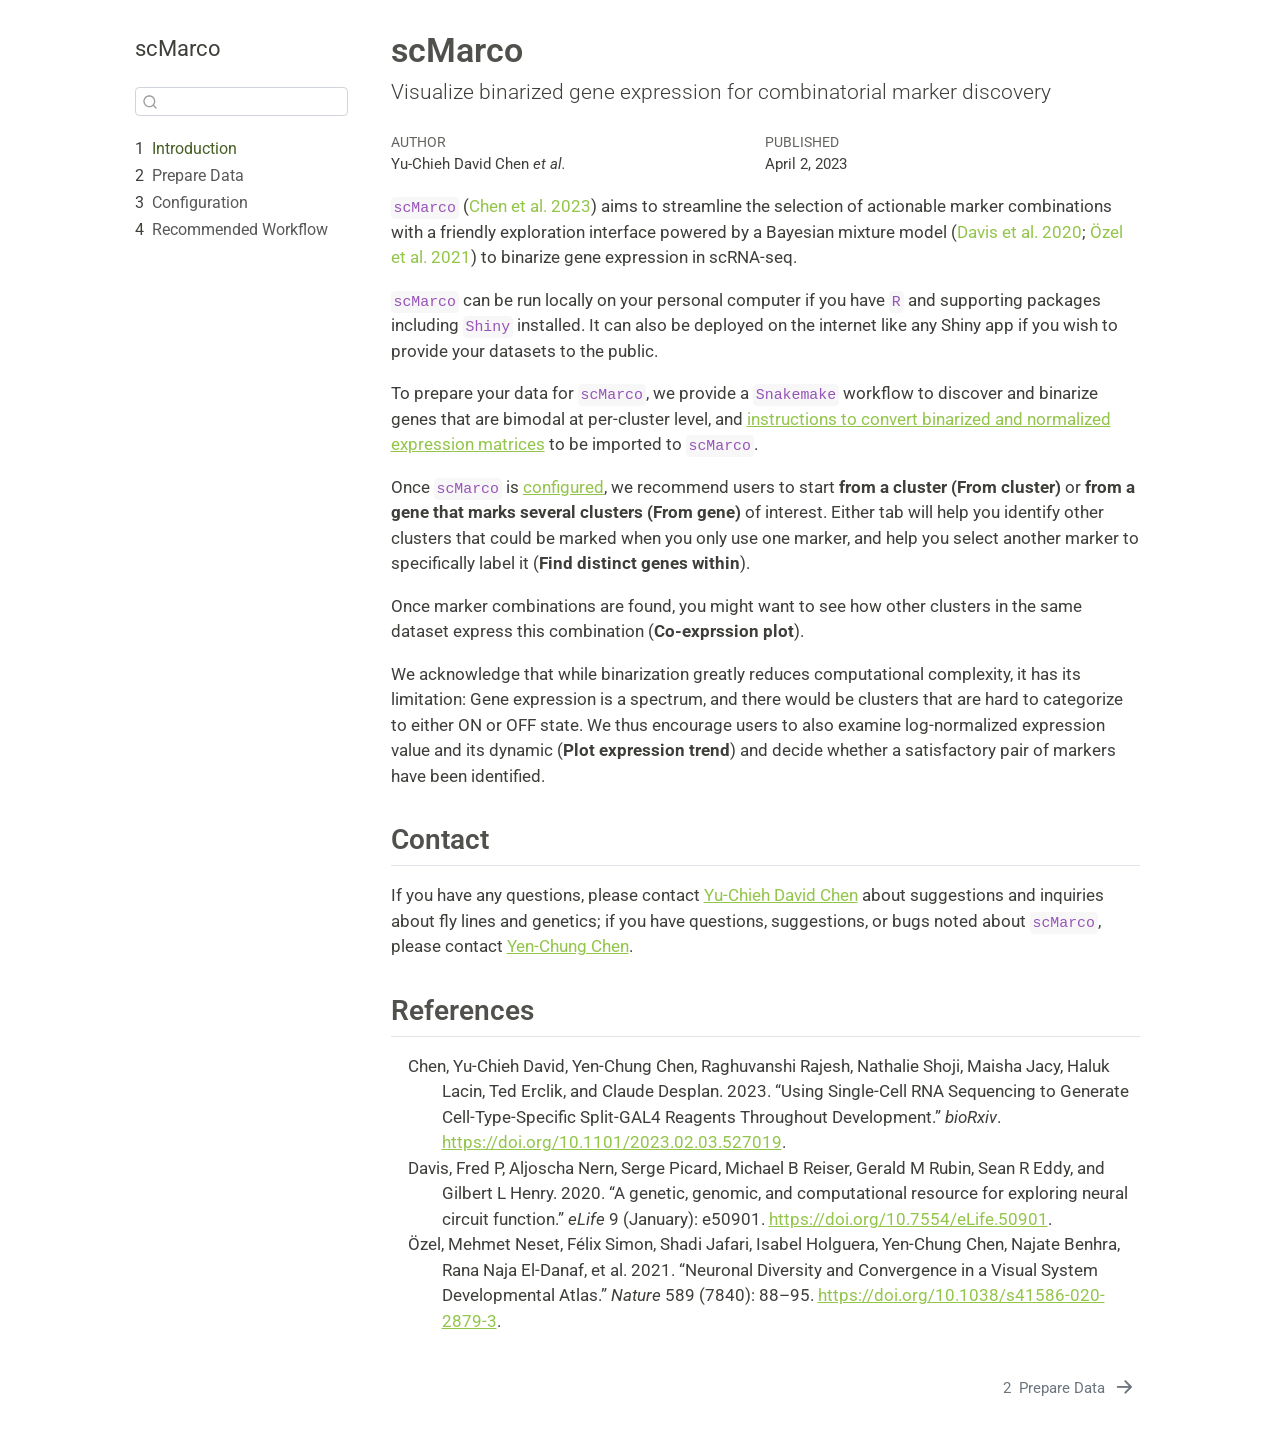
<file: docs/index.html>
<!DOCTYPE html>
<html xmlns="http://www.w3.org/1999/xhtml" lang="en" xml:lang="en"><head>

<meta charset="utf-8">
<meta name="generator" content="quarto-1.3.310">

<meta name="viewport" content="width=device-width, initial-scale=1.0, user-scalable=yes">

<meta name="author" content="Yu-Chieh David Chen et al.">
<meta name="dcterms.date" content="2023-04-02">

<title>scMarco</title>
<style>
code{white-space: pre-wrap;}
span.smallcaps{font-variant: small-caps;}
div.columns{display: flex; gap: min(4vw, 1.5em);}
div.column{flex: auto; overflow-x: auto;}
div.hanging-indent{margin-left: 1.5em; text-indent: -1.5em;}
ul.task-list{list-style: none;}
ul.task-list li input[type="checkbox"] {
  width: 0.8em;
  margin: 0 0.8em 0.2em -1em; /* quarto-specific, see https://github.com/quarto-dev/quarto-cli/issues/4556 */ 
  vertical-align: middle;
}
/* CSS for citations */
div.csl-bib-body { }
div.csl-entry {
  clear: both;
}
.hanging-indent div.csl-entry {
  margin-left:2em;
  text-indent:-2em;
}
div.csl-left-margin {
  min-width:2em;
  float:left;
}
div.csl-right-inline {
  margin-left:2em;
  padding-left:1em;
}
div.csl-indent {
  margin-left: 2em;
}</style>


<script src="site_libs/quarto-nav/quarto-nav.js"></script>
<script src="site_libs/quarto-nav/headroom.min.js"></script>
<script src="site_libs/clipboard/clipboard.min.js"></script>
<script src="site_libs/quarto-search/autocomplete.umd.js"></script>
<script src="site_libs/quarto-search/fuse.min.js"></script>
<script src="site_libs/quarto-search/quarto-search.js"></script>
<meta name="quarto:offset" content="./">
<link href="./preprocess.html" rel="next">
<script src="site_libs/quarto-html/quarto.js"></script>
<script src="site_libs/quarto-html/popper.min.js"></script>
<script src="site_libs/quarto-html/tippy.umd.min.js"></script>
<script src="site_libs/quarto-html/anchor.min.js"></script>
<link href="site_libs/quarto-html/tippy.css" rel="stylesheet">
<link href="site_libs/quarto-html/quarto-syntax-highlighting.css" rel="stylesheet" id="quarto-text-highlighting-styles">
<script src="site_libs/bootstrap/bootstrap.min.js"></script>
<link href="site_libs/bootstrap/bootstrap-icons.css" rel="stylesheet">
<link href="site_libs/bootstrap/bootstrap.min.css" rel="stylesheet" id="quarto-bootstrap" data-mode="light">
<script id="quarto-search-options" type="application/json">{
  "location": "sidebar",
  "copy-button": false,
  "collapse-after": 3,
  "panel-placement": "start",
  "type": "textbox",
  "limit": 20,
  "language": {
    "search-no-results-text": "No results",
    "search-matching-documents-text": "matching documents",
    "search-copy-link-title": "Copy link to search",
    "search-hide-matches-text": "Hide additional matches",
    "search-more-match-text": "more match in this document",
    "search-more-matches-text": "more matches in this document",
    "search-clear-button-title": "Clear",
    "search-detached-cancel-button-title": "Cancel",
    "search-submit-button-title": "Submit"
  }
}</script>


</head>

<body class="nav-sidebar floating fullcontent">

<div id="quarto-search-results"></div>
  <header id="quarto-header" class="headroom fixed-top">
  <nav class="quarto-secondary-nav">
    <div class="container-fluid d-flex">
      <button type="button" class="quarto-btn-toggle btn" data-bs-toggle="collapse" data-bs-target="#quarto-sidebar,#quarto-sidebar-glass" aria-controls="quarto-sidebar" aria-expanded="false" aria-label="Toggle sidebar navigation" onclick="if (window.quartoToggleHeadroom) { window.quartoToggleHeadroom(); }">
        <i class="bi bi-layout-text-sidebar-reverse"></i>
      </button>
      <nav class="quarto-page-breadcrumbs" aria-label="breadcrumb"><ol class="breadcrumb"><li class="breadcrumb-item"><a href="./index.html"><span class="chapter-number">1</span>&nbsp; <span class="chapter-title">Introduction</span></a></li></ol></nav>
      <a class="flex-grow-1" role="button" data-bs-toggle="collapse" data-bs-target="#quarto-sidebar,#quarto-sidebar-glass" aria-controls="quarto-sidebar" aria-expanded="false" aria-label="Toggle sidebar navigation" onclick="if (window.quartoToggleHeadroom) { window.quartoToggleHeadroom(); }">      
      </a>
      <button type="button" class="btn quarto-search-button" aria-label="Search" onclick="window.quartoOpenSearch();">
        <i class="bi bi-search"></i>
      </button>
    </div>
  </nav>
</header>
<!-- content -->
<div id="quarto-content" class="quarto-container page-columns page-rows-contents page-layout-article">
<!-- sidebar -->
  <nav id="quarto-sidebar" class="sidebar collapse collapse-horizontal sidebar-navigation floating overflow-auto">
    <div class="pt-lg-2 mt-2 text-left sidebar-header">
    <div class="sidebar-title mb-0 py-0">
      <a href="./">scMarco</a> 
    </div>
      </div>
        <div class="mt-2 flex-shrink-0 align-items-center">
        <div class="sidebar-search">
        <div id="quarto-search" class="" title="Search"></div>
        </div>
        </div>
    <div class="sidebar-menu-container"> 
    <ul class="list-unstyled mt-1">
        <li class="sidebar-item">
  <div class="sidebar-item-container"> 
  <a href="./index.html" class="sidebar-item-text sidebar-link active">
 <span class="menu-text"><span class="chapter-number">1</span>&nbsp; <span class="chapter-title">Introduction</span></span></a>
  </div>
</li>
        <li class="sidebar-item">
  <div class="sidebar-item-container"> 
  <a href="./preprocess.html" class="sidebar-item-text sidebar-link">
 <span class="menu-text"><span class="chapter-number">2</span>&nbsp; <span class="chapter-title">Prepare Data</span></span></a>
  </div>
</li>
        <li class="sidebar-item">
  <div class="sidebar-item-container"> 
  <a href="./config.html" class="sidebar-item-text sidebar-link">
 <span class="menu-text"><span class="chapter-number">3</span>&nbsp; <span class="chapter-title">Configuration</span></span></a>
  </div>
</li>
        <li class="sidebar-item">
  <div class="sidebar-item-container"> 
  <a href="./recommended_workflow.html" class="sidebar-item-text sidebar-link">
 <span class="menu-text"><span class="chapter-number">4</span>&nbsp; <span class="chapter-title">Recommended Workflow</span></span></a>
  </div>
</li>
    </ul>
    </div>
</nav>
<div id="quarto-sidebar-glass" data-bs-toggle="collapse" data-bs-target="#quarto-sidebar,#quarto-sidebar-glass"></div>
<!-- margin-sidebar -->
    
<!-- main -->
<main class="content" id="quarto-document-content">

<header id="title-block-header" class="quarto-title-block default">
<div class="quarto-title">
<h1 class="title">scMarco</h1>
<p class="subtitle lead">Visualize binarized gene expression for combinatorial marker discovery</p>
</div>



<div class="quarto-title-meta">

    <div>
    <div class="quarto-title-meta-heading">Author</div>
    <div class="quarto-title-meta-contents">
             <p>Yu-Chieh David Chen <em>et al.</em> </p>
          </div>
  </div>
    
    <div>
    <div class="quarto-title-meta-heading">Published</div>
    <div class="quarto-title-meta-contents">
      <p class="date">April 2, 2023</p>
    </div>
  </div>
  
    
  </div>
  

</header>

<p><code>scMarco</code> <span class="citation" data-cites="Chen2023.02.03.527019">(<a href="#ref-Chen2023.02.03.527019" role="doc-biblioref">Chen et al. 2023</a>)</span> aims to streamline the selection of actionable marker combinations with a friendly exploration interface powered by a Bayesian mixture model <span class="citation" data-cites="davis2020 özel2021">(<a href="#ref-davis2020" role="doc-biblioref">Davis et al. 2020</a>; <a href="#ref-özel2021" role="doc-biblioref">Özel et al. 2021</a>)</span> to binarize gene expression in scRNA-seq.</p>
<p><code>scMarco</code> can be run locally on your personal computer if you have <code>R</code> and supporting packages including <code>Shiny</code> installed. It can also be deployed on the internet like any Shiny app if you wish to provide your datasets to the public.</p>
<p>To prepare your data for <code>scMarco</code>, we provide a <code>Snakemake</code> workflow to discover and binarize genes that are bimodal at per-cluster level, and <a href="./preprocess.html">instructions to convert binarized and normalized expression matrices</a> to be imported to <code>scMarco</code>.</p>
<p>Once <code>scMarco</code> is <a href="./config.html">configured</a>, we recommend users to start <strong>from a cluster (From cluster)</strong> or <strong>from a gene that marks several clusters (From gene)</strong> of interest. Either tab will help you identify other clusters that could be marked when you only use one marker, and help you select another marker to specifically label it (<strong>Find distinct genes within</strong>).</p>
<p>Once marker combinations are found, you might want to see how other clusters in the same dataset express this combination (<strong>Co-exprssion plot</strong>).</p>
<p>We acknowledge that while binarization greatly reduces computational complexity, it has its limitation: Gene expression is a spectrum, and there would be clusters that are hard to categorize to either ON or OFF state. We thus encourage users to also examine log-normalized expression value and its dynamic (<strong>Plot expression trend</strong>) and decide whether a satisfactory pair of markers have been identified.</p>
<section id="contact" class="level2">
<h2 class="anchored" data-anchor-id="contact">Contact</h2>
<p>If you have any questions, please contact <a href="mailto:ycc4@nyu.edu">Yu-Chieh David Chen</a> about suggestions and inquiries about fly lines and genetics; if you have questions, suggestions, or bugs noted about <code>scMarco</code>, please contact <a href="mailto:yenchung.chen@nyu.edu">Yen-Chung Chen</a>.</p>
</section>
<section id="references" class="level2">
<h2 class="anchored" data-anchor-id="references">References</h2>


<div id="refs" class="references csl-bib-body hanging-indent" role="list">
<div id="ref-Chen2023.02.03.527019" class="csl-entry" role="listitem">
Chen, Yu-Chieh David, Yen-Chung Chen, Raghuvanshi Rajesh, Nathalie Shoji, Maisha Jacy, Haluk Lacin, Ted Erclik, and Claude Desplan. 2023. <span>“Using Single-Cell RNA Sequencing to Generate Cell-Type-Specific Split-GAL4 Reagents Throughout Development.”</span> <em>bioRxiv</em>. <a href="https://doi.org/10.1101/2023.02.03.527019">https://doi.org/10.1101/2023.02.03.527019</a>.
</div>
<div id="ref-davis2020" class="csl-entry" role="listitem">
Davis, Fred P, Aljoscha Nern, Serge Picard, Michael B Reiser, Gerald M Rubin, Sean R Eddy, and Gilbert L Henry. 2020. <span>“A genetic, genomic, and computational resource for exploring neural circuit function.”</span> <em>eLife</em> 9 (January): e50901. <a href="https://doi.org/10.7554/eLife.50901">https://doi.org/10.7554/eLife.50901</a>.
</div>
<div id="ref-özel2021" class="csl-entry" role="listitem">
Özel, Mehmet Neset, Félix Simon, Shadi Jafari, Isabel Holguera, Yen-Chung Chen, Najate Benhra, Rana Naja El-Danaf, et al. 2021. <span>“Neuronal Diversity and Convergence in a Visual System Developmental Atlas.”</span> <em>Nature</em> 589 (7840): 88–95. <a href="https://doi.org/10.1038/s41586-020-2879-3">https://doi.org/10.1038/s41586-020-2879-3</a>.
</div>
</div>
</section>

</main> <!-- /main -->
<script id="quarto-html-after-body" type="application/javascript">
window.document.addEventListener("DOMContentLoaded", function (event) {
  const toggleBodyColorMode = (bsSheetEl) => {
    const mode = bsSheetEl.getAttribute("data-mode");
    const bodyEl = window.document.querySelector("body");
    if (mode === "dark") {
      bodyEl.classList.add("quarto-dark");
      bodyEl.classList.remove("quarto-light");
    } else {
      bodyEl.classList.add("quarto-light");
      bodyEl.classList.remove("quarto-dark");
    }
  }
  const toggleBodyColorPrimary = () => {
    const bsSheetEl = window.document.querySelector("link#quarto-bootstrap");
    if (bsSheetEl) {
      toggleBodyColorMode(bsSheetEl);
    }
  }
  toggleBodyColorPrimary();  
  const icon = "";
  const anchorJS = new window.AnchorJS();
  anchorJS.options = {
    placement: 'right',
    icon: icon
  };
  anchorJS.add('.anchored');
  const isCodeAnnotation = (el) => {
    for (const clz of el.classList) {
      if (clz.startsWith('code-annotation-')) {                     
        return true;
      }
    }
    return false;
  }
  const clipboard = new window.ClipboardJS('.code-copy-button', {
    text: function(trigger) {
      const codeEl = trigger.previousElementSibling.cloneNode(true);
      for (const childEl of codeEl.children) {
        if (isCodeAnnotation(childEl)) {
          childEl.remove();
        }
      }
      return codeEl.innerText;
    }
  });
  clipboard.on('success', function(e) {
    // button target
    const button = e.trigger;
    // don't keep focus
    button.blur();
    // flash "checked"
    button.classList.add('code-copy-button-checked');
    var currentTitle = button.getAttribute("title");
    button.setAttribute("title", "Copied!");
    let tooltip;
    if (window.bootstrap) {
      button.setAttribute("data-bs-toggle", "tooltip");
      button.setAttribute("data-bs-placement", "left");
      button.setAttribute("data-bs-title", "Copied!");
      tooltip = new bootstrap.Tooltip(button, 
        { trigger: "manual", 
          customClass: "code-copy-button-tooltip",
          offset: [0, -8]});
      tooltip.show();    
    }
    setTimeout(function() {
      if (tooltip) {
        tooltip.hide();
        button.removeAttribute("data-bs-title");
        button.removeAttribute("data-bs-toggle");
        button.removeAttribute("data-bs-placement");
      }
      button.setAttribute("title", currentTitle);
      button.classList.remove('code-copy-button-checked');
    }, 1000);
    // clear code selection
    e.clearSelection();
  });
  function tippyHover(el, contentFn) {
    const config = {
      allowHTML: true,
      content: contentFn,
      maxWidth: 500,
      delay: 100,
      arrow: false,
      appendTo: function(el) {
          return el.parentElement;
      },
      interactive: true,
      interactiveBorder: 10,
      theme: 'quarto',
      placement: 'bottom-start'
    };
    window.tippy(el, config); 
  }
  const noterefs = window.document.querySelectorAll('a[role="doc-noteref"]');
  for (var i=0; i<noterefs.length; i++) {
    const ref = noterefs[i];
    tippyHover(ref, function() {
      // use id or data attribute instead here
      let href = ref.getAttribute('data-footnote-href') || ref.getAttribute('href');
      try { href = new URL(href).hash; } catch {}
      const id = href.replace(/^#\/?/, "");
      const note = window.document.getElementById(id);
      return note.innerHTML;
    });
  }
      let selectedAnnoteEl;
      const selectorForAnnotation = ( cell, annotation) => {
        let cellAttr = 'data-code-cell="' + cell + '"';
        let lineAttr = 'data-code-annotation="' +  annotation + '"';
        const selector = 'span[' + cellAttr + '][' + lineAttr + ']';
        return selector;
      }
      const selectCodeLines = (annoteEl) => {
        const doc = window.document;
        const targetCell = annoteEl.getAttribute("data-target-cell");
        const targetAnnotation = annoteEl.getAttribute("data-target-annotation");
        const annoteSpan = window.document.querySelector(selectorForAnnotation(targetCell, targetAnnotation));
        const lines = annoteSpan.getAttribute("data-code-lines").split(",");
        const lineIds = lines.map((line) => {
          return targetCell + "-" + line;
        })
        let top = null;
        let height = null;
        let parent = null;
        if (lineIds.length > 0) {
            //compute the position of the single el (top and bottom and make a div)
            const el = window.document.getElementById(lineIds[0]);
            top = el.offsetTop;
            height = el.offsetHeight;
            parent = el.parentElement.parentElement;
          if (lineIds.length > 1) {
            const lastEl = window.document.getElementById(lineIds[lineIds.length - 1]);
            const bottom = lastEl.offsetTop + lastEl.offsetHeight;
            height = bottom - top;
          }
          if (top !== null && height !== null && parent !== null) {
            // cook up a div (if necessary) and position it 
            let div = window.document.getElementById("code-annotation-line-highlight");
            if (div === null) {
              div = window.document.createElement("div");
              div.setAttribute("id", "code-annotation-line-highlight");
              div.style.position = 'absolute';
              parent.appendChild(div);
            }
            div.style.top = top - 2 + "px";
            div.style.height = height + 4 + "px";
            let gutterDiv = window.document.getElementById("code-annotation-line-highlight-gutter");
            if (gutterDiv === null) {
              gutterDiv = window.document.createElement("div");
              gutterDiv.setAttribute("id", "code-annotation-line-highlight-gutter");
              gutterDiv.style.position = 'absolute';
              const codeCell = window.document.getElementById(targetCell);
              const gutter = codeCell.querySelector('.code-annotation-gutter');
              gutter.appendChild(gutterDiv);
            }
            gutterDiv.style.top = top - 2 + "px";
            gutterDiv.style.height = height + 4 + "px";
          }
          selectedAnnoteEl = annoteEl;
        }
      };
      const unselectCodeLines = () => {
        const elementsIds = ["code-annotation-line-highlight", "code-annotation-line-highlight-gutter"];
        elementsIds.forEach((elId) => {
          const div = window.document.getElementById(elId);
          if (div) {
            div.remove();
          }
        });
        selectedAnnoteEl = undefined;
      };
      // Attach click handler to the DT
      const annoteDls = window.document.querySelectorAll('dt[data-target-cell]');
      for (const annoteDlNode of annoteDls) {
        annoteDlNode.addEventListener('click', (event) => {
          const clickedEl = event.target;
          if (clickedEl !== selectedAnnoteEl) {
            unselectCodeLines();
            const activeEl = window.document.querySelector('dt[data-target-cell].code-annotation-active');
            if (activeEl) {
              activeEl.classList.remove('code-annotation-active');
            }
            selectCodeLines(clickedEl);
            clickedEl.classList.add('code-annotation-active');
          } else {
            // Unselect the line
            unselectCodeLines();
            clickedEl.classList.remove('code-annotation-active');
          }
        });
      }
  const findCites = (el) => {
    const parentEl = el.parentElement;
    if (parentEl) {
      const cites = parentEl.dataset.cites;
      if (cites) {
        return {
          el,
          cites: cites.split(' ')
        };
      } else {
        return findCites(el.parentElement)
      }
    } else {
      return undefined;
    }
  };
  var bibliorefs = window.document.querySelectorAll('a[role="doc-biblioref"]');
  for (var i=0; i<bibliorefs.length; i++) {
    const ref = bibliorefs[i];
    const citeInfo = findCites(ref);
    if (citeInfo) {
      tippyHover(citeInfo.el, function() {
        var popup = window.document.createElement('div');
        citeInfo.cites.forEach(function(cite) {
          var citeDiv = window.document.createElement('div');
          citeDiv.classList.add('hanging-indent');
          citeDiv.classList.add('csl-entry');
          var biblioDiv = window.document.getElementById('ref-' + cite);
          if (biblioDiv) {
            citeDiv.innerHTML = biblioDiv.innerHTML;
          }
          popup.appendChild(citeDiv);
        });
        return popup.innerHTML;
      });
    }
  }
});
</script>
<nav class="page-navigation">
  <div class="nav-page nav-page-previous">
  </div>
  <div class="nav-page nav-page-next">
      <a href="./preprocess.html" class="pagination-link">
        <span class="nav-page-text"><span class="chapter-number">2</span>&nbsp; <span class="chapter-title">Prepare Data</span></span> <i class="bi bi-arrow-right-short"></i>
      </a>
  </div>
</nav>
</div> <!-- /content -->



</body></html>
</file>
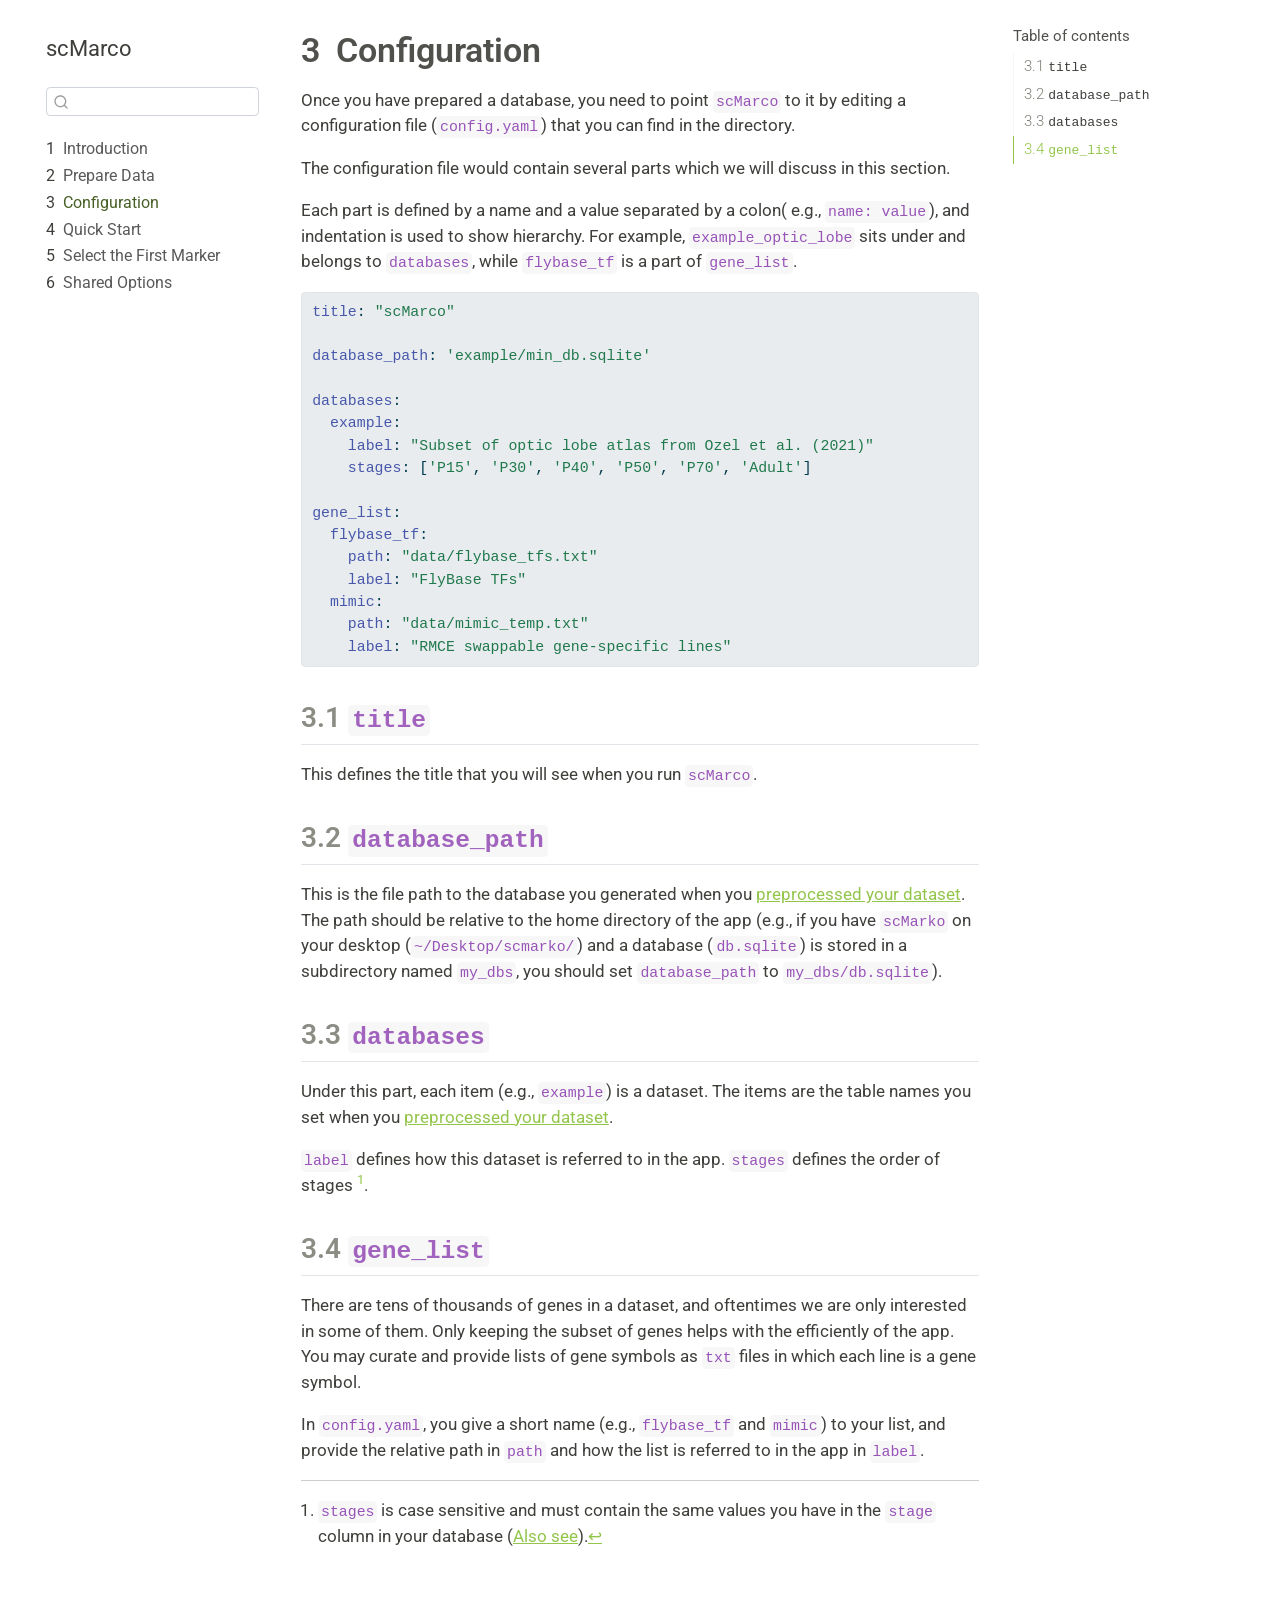
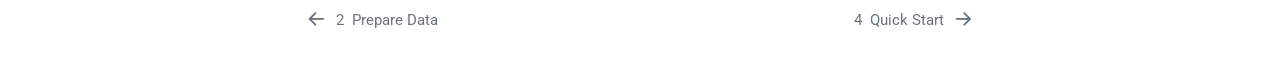
<file: docs/config.html>
<!DOCTYPE html>
<html xmlns="http://www.w3.org/1999/xhtml" lang="en" xml:lang="en"><head>

<meta charset="utf-8">
<meta name="generator" content="quarto-1.3.310">

<meta name="viewport" content="width=device-width, initial-scale=1.0, user-scalable=yes">


<title>scMarco - 3&nbsp; Configuration</title>
<style>
code{white-space: pre-wrap;}
span.smallcaps{font-variant: small-caps;}
div.columns{display: flex; gap: min(4vw, 1.5em);}
div.column{flex: auto; overflow-x: auto;}
div.hanging-indent{margin-left: 1.5em; text-indent: -1.5em;}
ul.task-list{list-style: none;}
ul.task-list li input[type="checkbox"] {
  width: 0.8em;
  margin: 0 0.8em 0.2em -1em; /* quarto-specific, see https://github.com/quarto-dev/quarto-cli/issues/4556 */ 
  vertical-align: middle;
}
/* CSS for syntax highlighting */
pre > code.sourceCode { white-space: pre; position: relative; }
pre > code.sourceCode > span { display: inline-block; line-height: 1.25; }
pre > code.sourceCode > span:empty { height: 1.2em; }
.sourceCode { overflow: visible; }
code.sourceCode > span { color: inherit; text-decoration: inherit; }
div.sourceCode { margin: 1em 0; }
pre.sourceCode { margin: 0; }
@media screen {
div.sourceCode { overflow: auto; }
}
@media print {
pre > code.sourceCode { white-space: pre-wrap; }
pre > code.sourceCode > span { text-indent: -5em; padding-left: 5em; }
}
pre.numberSource code
  { counter-reset: source-line 0; }
pre.numberSource code > span
  { position: relative; left: -4em; counter-increment: source-line; }
pre.numberSource code > span > a:first-child::before
  { content: counter(source-line);
    position: relative; left: -1em; text-align: right; vertical-align: baseline;
    border: none; display: inline-block;
    -webkit-touch-callout: none; -webkit-user-select: none;
    -khtml-user-select: none; -moz-user-select: none;
    -ms-user-select: none; user-select: none;
    padding: 0 4px; width: 4em;
  }
pre.numberSource { margin-left: 3em;  padding-left: 4px; }
div.sourceCode
  {   }
@media screen {
pre > code.sourceCode > span > a:first-child::before { text-decoration: underline; }
}
</style>


<script src="site_libs/quarto-nav/quarto-nav.js"></script>
<script src="site_libs/quarto-nav/headroom.min.js"></script>
<script src="site_libs/clipboard/clipboard.min.js"></script>
<script src="site_libs/quarto-search/autocomplete.umd.js"></script>
<script src="site_libs/quarto-search/fuse.min.js"></script>
<script src="site_libs/quarto-search/quarto-search.js"></script>
<meta name="quarto:offset" content="./">
<link href="./quick_start.html" rel="next">
<link href="./preprocess.html" rel="prev">
<script src="site_libs/quarto-html/quarto.js"></script>
<script src="site_libs/quarto-html/popper.min.js"></script>
<script src="site_libs/quarto-html/tippy.umd.min.js"></script>
<script src="site_libs/quarto-html/anchor.min.js"></script>
<link href="site_libs/quarto-html/tippy.css" rel="stylesheet">
<link href="site_libs/quarto-html/quarto-syntax-highlighting.css" rel="stylesheet" id="quarto-text-highlighting-styles">
<script src="site_libs/bootstrap/bootstrap.min.js"></script>
<link href="site_libs/bootstrap/bootstrap-icons.css" rel="stylesheet">
<link href="site_libs/bootstrap/bootstrap.min.css" rel="stylesheet" id="quarto-bootstrap" data-mode="light">
<script id="quarto-search-options" type="application/json">{
  "location": "sidebar",
  "copy-button": false,
  "collapse-after": 3,
  "panel-placement": "start",
  "type": "textbox",
  "limit": 20,
  "language": {
    "search-no-results-text": "No results",
    "search-matching-documents-text": "matching documents",
    "search-copy-link-title": "Copy link to search",
    "search-hide-matches-text": "Hide additional matches",
    "search-more-match-text": "more match in this document",
    "search-more-matches-text": "more matches in this document",
    "search-clear-button-title": "Clear",
    "search-detached-cancel-button-title": "Cancel",
    "search-submit-button-title": "Submit"
  }
}</script>


</head>

<body class="nav-sidebar floating">

<div id="quarto-search-results"></div>
  <header id="quarto-header" class="headroom fixed-top">
  <nav class="quarto-secondary-nav">
    <div class="container-fluid d-flex">
      <button type="button" class="quarto-btn-toggle btn" data-bs-toggle="collapse" data-bs-target="#quarto-sidebar,#quarto-sidebar-glass" aria-controls="quarto-sidebar" aria-expanded="false" aria-label="Toggle sidebar navigation" onclick="if (window.quartoToggleHeadroom) { window.quartoToggleHeadroom(); }">
        <i class="bi bi-layout-text-sidebar-reverse"></i>
      </button>
      <nav class="quarto-page-breadcrumbs" aria-label="breadcrumb"><ol class="breadcrumb"><li class="breadcrumb-item"><a href="./config.html"><span class="chapter-number">3</span>&nbsp; <span class="chapter-title">Configuration</span></a></li></ol></nav>
      <a class="flex-grow-1" role="button" data-bs-toggle="collapse" data-bs-target="#quarto-sidebar,#quarto-sidebar-glass" aria-controls="quarto-sidebar" aria-expanded="false" aria-label="Toggle sidebar navigation" onclick="if (window.quartoToggleHeadroom) { window.quartoToggleHeadroom(); }">      
      </a>
      <button type="button" class="btn quarto-search-button" aria-label="Search" onclick="window.quartoOpenSearch();">
        <i class="bi bi-search"></i>
      </button>
    </div>
  </nav>
</header>
<!-- content -->
<div id="quarto-content" class="quarto-container page-columns page-rows-contents page-layout-article">
<!-- sidebar -->
  <nav id="quarto-sidebar" class="sidebar collapse collapse-horizontal sidebar-navigation floating overflow-auto">
    <div class="pt-lg-2 mt-2 text-left sidebar-header">
    <div class="sidebar-title mb-0 py-0">
      <a href="./">scMarco</a> 
    </div>
      </div>
        <div class="mt-2 flex-shrink-0 align-items-center">
        <div class="sidebar-search">
        <div id="quarto-search" class="" title="Search"></div>
        </div>
        </div>
    <div class="sidebar-menu-container"> 
    <ul class="list-unstyled mt-1">
        <li class="sidebar-item">
  <div class="sidebar-item-container"> 
  <a href="./index.html" class="sidebar-item-text sidebar-link">
 <span class="menu-text"><span class="chapter-number">1</span>&nbsp; <span class="chapter-title">Introduction</span></span></a>
  </div>
</li>
        <li class="sidebar-item">
  <div class="sidebar-item-container"> 
  <a href="./preprocess.html" class="sidebar-item-text sidebar-link">
 <span class="menu-text"><span class="chapter-number">2</span>&nbsp; <span class="chapter-title">Prepare Data</span></span></a>
  </div>
</li>
        <li class="sidebar-item">
  <div class="sidebar-item-container"> 
  <a href="./config.html" class="sidebar-item-text sidebar-link active">
 <span class="menu-text"><span class="chapter-number">3</span>&nbsp; <span class="chapter-title">Configuration</span></span></a>
  </div>
</li>
        <li class="sidebar-item">
  <div class="sidebar-item-container"> 
  <a href="./quick_start.html" class="sidebar-item-text sidebar-link">
 <span class="menu-text"><span class="chapter-number">4</span>&nbsp; <span class="chapter-title">Quick Start</span></span></a>
  </div>
</li>
        <li class="sidebar-item">
  <div class="sidebar-item-container"> 
  <a href="./first_marker.html" class="sidebar-item-text sidebar-link">
 <span class="menu-text"><span class="chapter-number">5</span>&nbsp; <span class="chapter-title">Select the First Marker</span></span></a>
  </div>
</li>
        <li class="sidebar-item">
  <div class="sidebar-item-container"> 
  <a href="./shared_options.html" class="sidebar-item-text sidebar-link">
 <span class="menu-text"><span class="chapter-number">6</span>&nbsp; <span class="chapter-title">Shared Options</span></span></a>
  </div>
</li>
    </ul>
    </div>
</nav>
<div id="quarto-sidebar-glass" data-bs-toggle="collapse" data-bs-target="#quarto-sidebar,#quarto-sidebar-glass"></div>
<!-- margin-sidebar -->
    <div id="quarto-margin-sidebar" class="sidebar margin-sidebar">
        <nav id="TOC" role="doc-toc" class="toc-active">
    <h2 id="toc-title">Table of contents</h2>
   
  <ul>
  <li><a href="#title" id="toc-title" class="nav-link active" data-scroll-target="#title"><span class="header-section-number">3.1</span> <code>title</code></a></li>
  <li><a href="#database_path" id="toc-database_path" class="nav-link" data-scroll-target="#database_path"><span class="header-section-number">3.2</span> <code>database_path</code></a></li>
  <li><a href="#databases" id="toc-databases" class="nav-link" data-scroll-target="#databases"><span class="header-section-number">3.3</span> <code>databases</code></a></li>
  <li><a href="#gene_list" id="toc-gene_list" class="nav-link" data-scroll-target="#gene_list"><span class="header-section-number">3.4</span> <code>gene_list</code></a></li>
  </ul>
</nav>
    </div>
<!-- main -->
<main class="content" id="quarto-document-content">

<header id="title-block-header" class="quarto-title-block default">
<div class="quarto-title">
<h1 class="title"><span class="chapter-number">3</span>&nbsp; <span class="chapter-title">Configuration</span></h1>
</div>



<div class="quarto-title-meta">

    
  
    
  </div>
  

</header>

<p>Once you have prepared a database, you need to point <code>scMarco</code> to it by editing a configuration file (<code>config.yaml</code>) that you can find in the directory.</p>
<p>The configuration file would contain several parts which we will discuss in this section.</p>
<p>Each part is defined by a name and a value separated by a colon( e.g., <code>name: value</code>), and indentation is used to show hierarchy. For example, <code>example_optic_lobe</code> sits under and belongs to <code>databases</code>, while <code>flybase_tf</code> is a part of <code>gene_list</code>.</p>
<div class="sourceCode" id="cb1"><pre class="sourceCode yaml code-with-copy"><code class="sourceCode yaml"><span id="cb1-1"><a href="#cb1-1" aria-hidden="true" tabindex="-1"></a><span class="fu">title</span><span class="kw">:</span><span class="at"> </span><span class="st">"scMarco"</span></span>
<span id="cb1-2"><a href="#cb1-2" aria-hidden="true" tabindex="-1"></a></span>
<span id="cb1-3"><a href="#cb1-3" aria-hidden="true" tabindex="-1"></a><span class="fu">database_path</span><span class="kw">:</span><span class="at"> </span><span class="st">'example/min_db.sqlite'</span></span>
<span id="cb1-4"><a href="#cb1-4" aria-hidden="true" tabindex="-1"></a></span>
<span id="cb1-5"><a href="#cb1-5" aria-hidden="true" tabindex="-1"></a><span class="fu">databases</span><span class="kw">:</span></span>
<span id="cb1-6"><a href="#cb1-6" aria-hidden="true" tabindex="-1"></a><span class="at">  </span><span class="fu">example</span><span class="kw">:</span></span>
<span id="cb1-7"><a href="#cb1-7" aria-hidden="true" tabindex="-1"></a><span class="at">    </span><span class="fu">label</span><span class="kw">:</span><span class="at"> </span><span class="st">"Subset of optic lobe atlas from Ozel et al. (2021)"</span></span>
<span id="cb1-8"><a href="#cb1-8" aria-hidden="true" tabindex="-1"></a><span class="at">    </span><span class="fu">stages</span><span class="kw">:</span><span class="at"> </span><span class="kw">[</span><span class="st">'P15'</span><span class="kw">,</span><span class="at"> </span><span class="st">'P30'</span><span class="kw">,</span><span class="at"> </span><span class="st">'P40'</span><span class="kw">,</span><span class="at"> </span><span class="st">'P50'</span><span class="kw">,</span><span class="at"> </span><span class="st">'P70'</span><span class="kw">,</span><span class="at"> </span><span class="st">'Adult'</span><span class="kw">]</span></span>
<span id="cb1-9"><a href="#cb1-9" aria-hidden="true" tabindex="-1"></a><span class="at">  </span></span>
<span id="cb1-10"><a href="#cb1-10" aria-hidden="true" tabindex="-1"></a><span class="fu">gene_list</span><span class="kw">:</span></span>
<span id="cb1-11"><a href="#cb1-11" aria-hidden="true" tabindex="-1"></a><span class="at">  </span><span class="fu">flybase_tf</span><span class="kw">:</span></span>
<span id="cb1-12"><a href="#cb1-12" aria-hidden="true" tabindex="-1"></a><span class="at">    </span><span class="fu">path</span><span class="kw">:</span><span class="at"> </span><span class="st">"data/flybase_tfs.txt"</span></span>
<span id="cb1-13"><a href="#cb1-13" aria-hidden="true" tabindex="-1"></a><span class="at">    </span><span class="fu">label</span><span class="kw">:</span><span class="at"> </span><span class="st">"FlyBase TFs"</span></span>
<span id="cb1-14"><a href="#cb1-14" aria-hidden="true" tabindex="-1"></a><span class="at">  </span><span class="fu">mimic</span><span class="kw">:</span></span>
<span id="cb1-15"><a href="#cb1-15" aria-hidden="true" tabindex="-1"></a><span class="at">    </span><span class="fu">path</span><span class="kw">:</span><span class="at"> </span><span class="st">"data/mimic_temp.txt"</span></span>
<span id="cb1-16"><a href="#cb1-16" aria-hidden="true" tabindex="-1"></a><span class="at">    </span><span class="fu">label</span><span class="kw">:</span><span class="at"> </span><span class="st">"RMCE swappable gene-specific lines"</span></span></code><button title="Copy to Clipboard" class="code-copy-button"><i class="bi"></i></button></pre></div>
<section id="title" class="level2" data-number="3.1">
<h2 data-number="3.1" class="anchored" data-anchor-id="title"><span class="header-section-number">3.1</span> <code>title</code></h2>
<p>This defines the title that you will see when you run <code>scMarco</code>.</p>
</section>
<section id="database_path" class="level2" data-number="3.2">
<h2 data-number="3.2" class="anchored" data-anchor-id="database_path"><span class="header-section-number">3.2</span> <code>database_path</code></h2>
<p>This is the file path to the database you generated when you <a href="./preprocess.html">preprocessed your dataset</a>. The path should be relative to the home directory of the app (e.g., if you have <code>scMarko</code> on your desktop (<code>~/Desktop/scmarko/</code>) and a database (<code>db.sqlite</code>) is stored in a subdirectory named <code>my_dbs</code>, you should set <code>database_path</code> to <code>my_dbs/db.sqlite</code>).</p>
</section>
<section id="databases" class="level2" data-number="3.3">
<h2 data-number="3.3" class="anchored" data-anchor-id="databases"><span class="header-section-number">3.3</span> <code>databases</code></h2>
<p>Under this part, each item (e.g., <code>example</code>) is a dataset. The items are the table names you set when you <a href="./preprocess.html">preprocessed your dataset</a>.</p>
<p><code>label</code> defines how this dataset is referred to in the app. <code>stages</code> defines the order of stages <a href="#fn1" class="footnote-ref" id="fnref1" role="doc-noteref"><sup>1</sup></a>.</p>
</section>
<section id="gene_list" class="level2" data-number="3.4">
<h2 data-number="3.4" class="anchored" data-anchor-id="gene_list"><span class="header-section-number">3.4</span> <code>gene_list</code></h2>
<p>There are tens of thousands of genes in a dataset, and oftentimes we are only interested in some of them. Only keeping the subset of genes helps with the efficiently of the app. You may curate and provide lists of gene symbols as <code>txt</code> files in which each line is a gene symbol.</p>
<p>In <code>config.yaml</code>, you give a short name (e.g., <code>flybase_tf</code> and <code>mimic</code>) to your list, and provide the relative path in <code>path</code> and how the list is referred to in the app in <code>label</code>.</p>


</section>
<section id="footnotes" class="footnotes footnotes-end-of-document" role="doc-endnotes">
<hr>
<ol>
<li id="fn1"><p><code>stages</code> is case sensitive and must contain the same values you have in the <code>stage</code> column in your database (<a href="./preprocess.html">Also see</a>).<a href="#fnref1" class="footnote-back" role="doc-backlink">↩︎</a></p></li>
</ol>
</section>

</main> <!-- /main -->
<script id="quarto-html-after-body" type="application/javascript">
window.document.addEventListener("DOMContentLoaded", function (event) {
  const toggleBodyColorMode = (bsSheetEl) => {
    const mode = bsSheetEl.getAttribute("data-mode");
    const bodyEl = window.document.querySelector("body");
    if (mode === "dark") {
      bodyEl.classList.add("quarto-dark");
      bodyEl.classList.remove("quarto-light");
    } else {
      bodyEl.classList.add("quarto-light");
      bodyEl.classList.remove("quarto-dark");
    }
  }
  const toggleBodyColorPrimary = () => {
    const bsSheetEl = window.document.querySelector("link#quarto-bootstrap");
    if (bsSheetEl) {
      toggleBodyColorMode(bsSheetEl);
    }
  }
  toggleBodyColorPrimary();  
  const icon = "";
  const anchorJS = new window.AnchorJS();
  anchorJS.options = {
    placement: 'right',
    icon: icon
  };
  anchorJS.add('.anchored');
  const isCodeAnnotation = (el) => {
    for (const clz of el.classList) {
      if (clz.startsWith('code-annotation-')) {                     
        return true;
      }
    }
    return false;
  }
  const clipboard = new window.ClipboardJS('.code-copy-button', {
    text: function(trigger) {
      const codeEl = trigger.previousElementSibling.cloneNode(true);
      for (const childEl of codeEl.children) {
        if (isCodeAnnotation(childEl)) {
          childEl.remove();
        }
      }
      return codeEl.innerText;
    }
  });
  clipboard.on('success', function(e) {
    // button target
    const button = e.trigger;
    // don't keep focus
    button.blur();
    // flash "checked"
    button.classList.add('code-copy-button-checked');
    var currentTitle = button.getAttribute("title");
    button.setAttribute("title", "Copied!");
    let tooltip;
    if (window.bootstrap) {
      button.setAttribute("data-bs-toggle", "tooltip");
      button.setAttribute("data-bs-placement", "left");
      button.setAttribute("data-bs-title", "Copied!");
      tooltip = new bootstrap.Tooltip(button, 
        { trigger: "manual", 
          customClass: "code-copy-button-tooltip",
          offset: [0, -8]});
      tooltip.show();    
    }
    setTimeout(function() {
      if (tooltip) {
        tooltip.hide();
        button.removeAttribute("data-bs-title");
        button.removeAttribute("data-bs-toggle");
        button.removeAttribute("data-bs-placement");
      }
      button.setAttribute("title", currentTitle);
      button.classList.remove('code-copy-button-checked');
    }, 1000);
    // clear code selection
    e.clearSelection();
  });
  function tippyHover(el, contentFn) {
    const config = {
      allowHTML: true,
      content: contentFn,
      maxWidth: 500,
      delay: 100,
      arrow: false,
      appendTo: function(el) {
          return el.parentElement;
      },
      interactive: true,
      interactiveBorder: 10,
      theme: 'quarto',
      placement: 'bottom-start'
    };
    window.tippy(el, config); 
  }
  const noterefs = window.document.querySelectorAll('a[role="doc-noteref"]');
  for (var i=0; i<noterefs.length; i++) {
    const ref = noterefs[i];
    tippyHover(ref, function() {
      // use id or data attribute instead here
      let href = ref.getAttribute('data-footnote-href') || ref.getAttribute('href');
      try { href = new URL(href).hash; } catch {}
      const id = href.replace(/^#\/?/, "");
      const note = window.document.getElementById(id);
      return note.innerHTML;
    });
  }
      let selectedAnnoteEl;
      const selectorForAnnotation = ( cell, annotation) => {
        let cellAttr = 'data-code-cell="' + cell + '"';
        let lineAttr = 'data-code-annotation="' +  annotation + '"';
        const selector = 'span[' + cellAttr + '][' + lineAttr + ']';
        return selector;
      }
      const selectCodeLines = (annoteEl) => {
        const doc = window.document;
        const targetCell = annoteEl.getAttribute("data-target-cell");
        const targetAnnotation = annoteEl.getAttribute("data-target-annotation");
        const annoteSpan = window.document.querySelector(selectorForAnnotation(targetCell, targetAnnotation));
        const lines = annoteSpan.getAttribute("data-code-lines").split(",");
        const lineIds = lines.map((line) => {
          return targetCell + "-" + line;
        })
        let top = null;
        let height = null;
        let parent = null;
        if (lineIds.length > 0) {
            //compute the position of the single el (top and bottom and make a div)
            const el = window.document.getElementById(lineIds[0]);
            top = el.offsetTop;
            height = el.offsetHeight;
            parent = el.parentElement.parentElement;
          if (lineIds.length > 1) {
            const lastEl = window.document.getElementById(lineIds[lineIds.length - 1]);
            const bottom = lastEl.offsetTop + lastEl.offsetHeight;
            height = bottom - top;
          }
          if (top !== null && height !== null && parent !== null) {
            // cook up a div (if necessary) and position it 
            let div = window.document.getElementById("code-annotation-line-highlight");
            if (div === null) {
              div = window.document.createElement("div");
              div.setAttribute("id", "code-annotation-line-highlight");
              div.style.position = 'absolute';
              parent.appendChild(div);
            }
            div.style.top = top - 2 + "px";
            div.style.height = height + 4 + "px";
            let gutterDiv = window.document.getElementById("code-annotation-line-highlight-gutter");
            if (gutterDiv === null) {
              gutterDiv = window.document.createElement("div");
              gutterDiv.setAttribute("id", "code-annotation-line-highlight-gutter");
              gutterDiv.style.position = 'absolute';
              const codeCell = window.document.getElementById(targetCell);
              const gutter = codeCell.querySelector('.code-annotation-gutter');
              gutter.appendChild(gutterDiv);
            }
            gutterDiv.style.top = top - 2 + "px";
            gutterDiv.style.height = height + 4 + "px";
          }
          selectedAnnoteEl = annoteEl;
        }
      };
      const unselectCodeLines = () => {
        const elementsIds = ["code-annotation-line-highlight", "code-annotation-line-highlight-gutter"];
        elementsIds.forEach((elId) => {
          const div = window.document.getElementById(elId);
          if (div) {
            div.remove();
          }
        });
        selectedAnnoteEl = undefined;
      };
      // Attach click handler to the DT
      const annoteDls = window.document.querySelectorAll('dt[data-target-cell]');
      for (const annoteDlNode of annoteDls) {
        annoteDlNode.addEventListener('click', (event) => {
          const clickedEl = event.target;
          if (clickedEl !== selectedAnnoteEl) {
            unselectCodeLines();
            const activeEl = window.document.querySelector('dt[data-target-cell].code-annotation-active');
            if (activeEl) {
              activeEl.classList.remove('code-annotation-active');
            }
            selectCodeLines(clickedEl);
            clickedEl.classList.add('code-annotation-active');
          } else {
            // Unselect the line
            unselectCodeLines();
            clickedEl.classList.remove('code-annotation-active');
          }
        });
      }
  const findCites = (el) => {
    const parentEl = el.parentElement;
    if (parentEl) {
      const cites = parentEl.dataset.cites;
      if (cites) {
        return {
          el,
          cites: cites.split(' ')
        };
      } else {
        return findCites(el.parentElement)
      }
    } else {
      return undefined;
    }
  };
  var bibliorefs = window.document.querySelectorAll('a[role="doc-biblioref"]');
  for (var i=0; i<bibliorefs.length; i++) {
    const ref = bibliorefs[i];
    const citeInfo = findCites(ref);
    if (citeInfo) {
      tippyHover(citeInfo.el, function() {
        var popup = window.document.createElement('div');
        citeInfo.cites.forEach(function(cite) {
          var citeDiv = window.document.createElement('div');
          citeDiv.classList.add('hanging-indent');
          citeDiv.classList.add('csl-entry');
          var biblioDiv = window.document.getElementById('ref-' + cite);
          if (biblioDiv) {
            citeDiv.innerHTML = biblioDiv.innerHTML;
          }
          popup.appendChild(citeDiv);
        });
        return popup.innerHTML;
      });
    }
  }
});
</script>
<nav class="page-navigation">
  <div class="nav-page nav-page-previous">
      <a href="./preprocess.html" class="pagination-link">
        <i class="bi bi-arrow-left-short"></i> <span class="nav-page-text"><span class="chapter-number">2</span>&nbsp; <span class="chapter-title">Prepare Data</span></span>
      </a>          
  </div>
  <div class="nav-page nav-page-next">
      <a href="./quick_start.html" class="pagination-link">
        <span class="nav-page-text"><span class="chapter-number">4</span>&nbsp; <span class="chapter-title">Quick Start</span></span> <i class="bi bi-arrow-right-short"></i>
      </a>
  </div>
</nav>
</div> <!-- /content -->



</body></html>
</file>
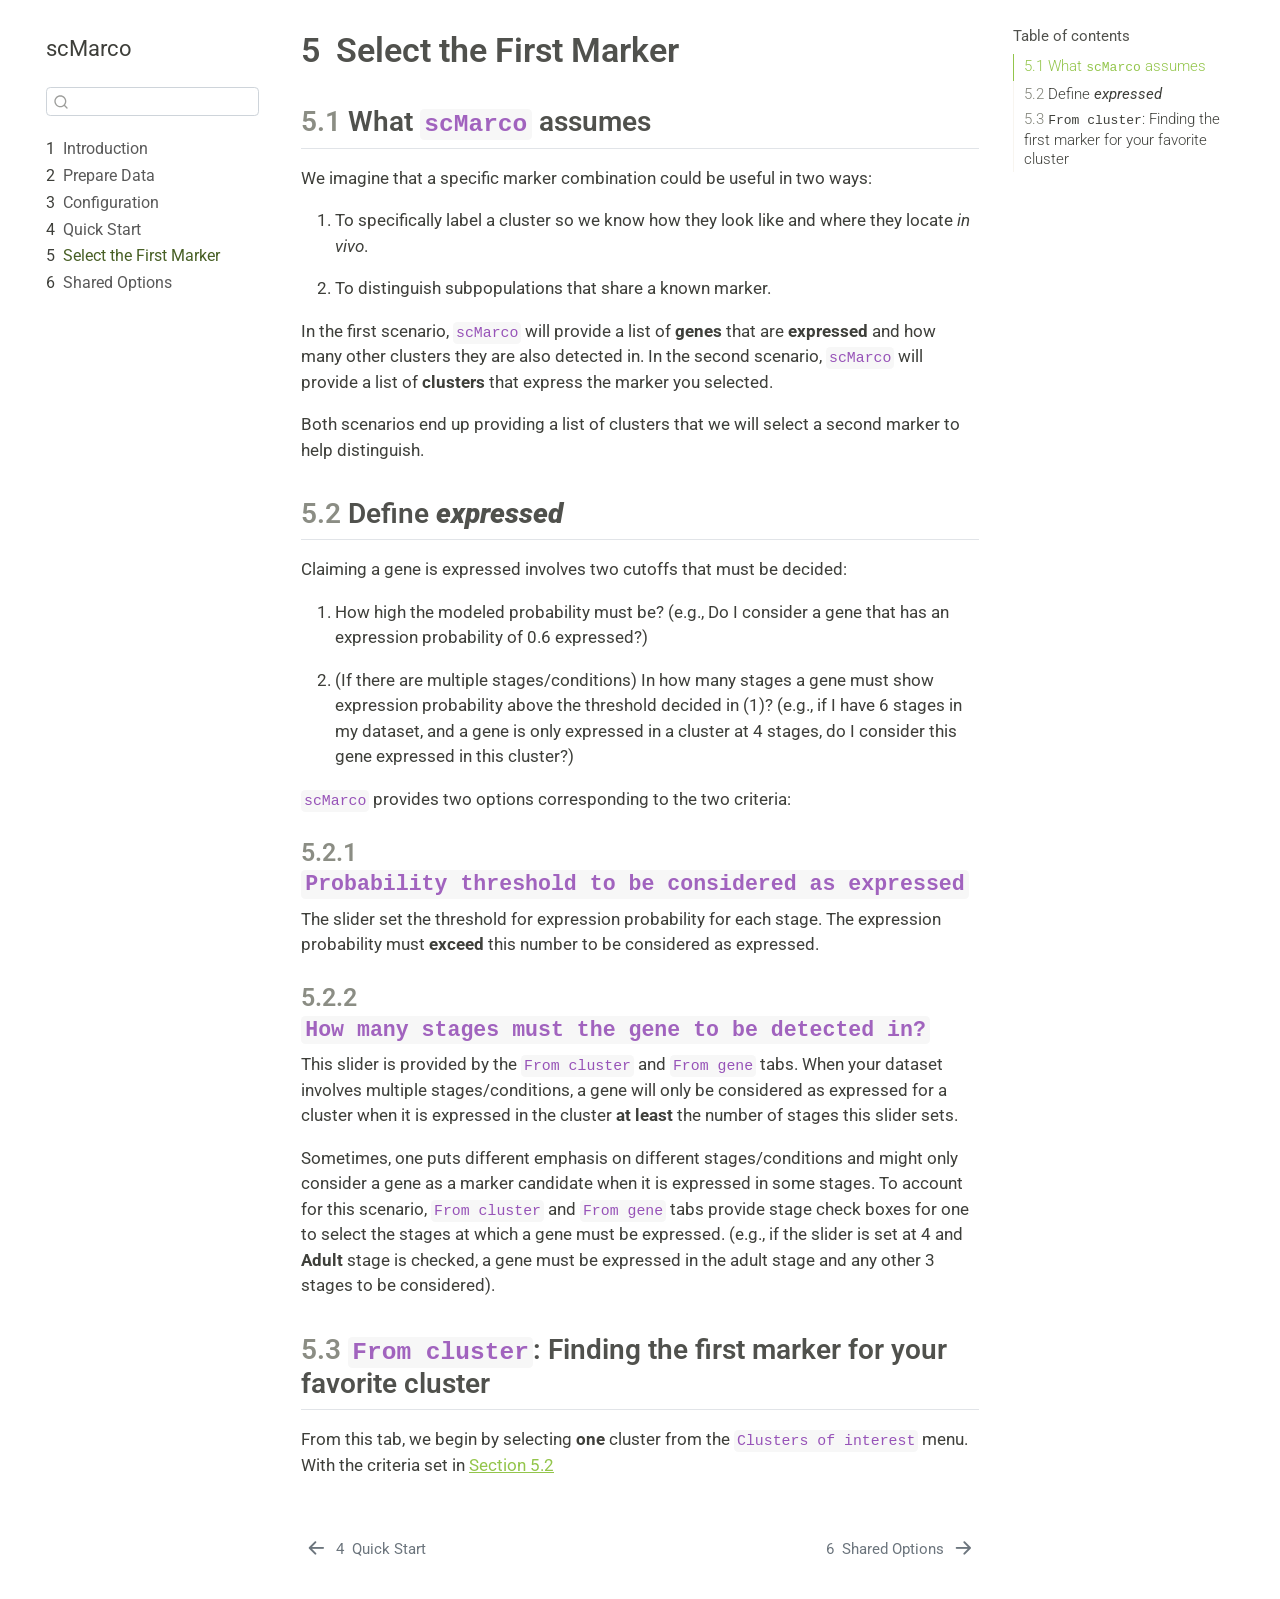
<file: docs/first_marker.html>
<!DOCTYPE html>
<html xmlns="http://www.w3.org/1999/xhtml" lang="en" xml:lang="en"><head>

<meta charset="utf-8">
<meta name="generator" content="quarto-1.3.310">

<meta name="viewport" content="width=device-width, initial-scale=1.0, user-scalable=yes">


<title>scMarco - 5&nbsp; Select the First Marker</title>
<style>
code{white-space: pre-wrap;}
span.smallcaps{font-variant: small-caps;}
div.columns{display: flex; gap: min(4vw, 1.5em);}
div.column{flex: auto; overflow-x: auto;}
div.hanging-indent{margin-left: 1.5em; text-indent: -1.5em;}
ul.task-list{list-style: none;}
ul.task-list li input[type="checkbox"] {
  width: 0.8em;
  margin: 0 0.8em 0.2em -1em; /* quarto-specific, see https://github.com/quarto-dev/quarto-cli/issues/4556 */ 
  vertical-align: middle;
}
</style>


<script src="site_libs/quarto-nav/quarto-nav.js"></script>
<script src="site_libs/quarto-nav/headroom.min.js"></script>
<script src="site_libs/clipboard/clipboard.min.js"></script>
<script src="site_libs/quarto-search/autocomplete.umd.js"></script>
<script src="site_libs/quarto-search/fuse.min.js"></script>
<script src="site_libs/quarto-search/quarto-search.js"></script>
<meta name="quarto:offset" content="./">
<link href="./shared_options.html" rel="next">
<link href="./quick_start.html" rel="prev">
<script src="site_libs/quarto-html/quarto.js"></script>
<script src="site_libs/quarto-html/popper.min.js"></script>
<script src="site_libs/quarto-html/tippy.umd.min.js"></script>
<script src="site_libs/quarto-html/anchor.min.js"></script>
<link href="site_libs/quarto-html/tippy.css" rel="stylesheet">
<link href="site_libs/quarto-html/quarto-syntax-highlighting.css" rel="stylesheet" id="quarto-text-highlighting-styles">
<script src="site_libs/bootstrap/bootstrap.min.js"></script>
<link href="site_libs/bootstrap/bootstrap-icons.css" rel="stylesheet">
<link href="site_libs/bootstrap/bootstrap.min.css" rel="stylesheet" id="quarto-bootstrap" data-mode="light">
<script id="quarto-search-options" type="application/json">{
  "location": "sidebar",
  "copy-button": false,
  "collapse-after": 3,
  "panel-placement": "start",
  "type": "textbox",
  "limit": 20,
  "language": {
    "search-no-results-text": "No results",
    "search-matching-documents-text": "matching documents",
    "search-copy-link-title": "Copy link to search",
    "search-hide-matches-text": "Hide additional matches",
    "search-more-match-text": "more match in this document",
    "search-more-matches-text": "more matches in this document",
    "search-clear-button-title": "Clear",
    "search-detached-cancel-button-title": "Cancel",
    "search-submit-button-title": "Submit"
  }
}</script>


</head>

<body class="nav-sidebar floating">

<div id="quarto-search-results"></div>
  <header id="quarto-header" class="headroom fixed-top">
  <nav class="quarto-secondary-nav">
    <div class="container-fluid d-flex">
      <button type="button" class="quarto-btn-toggle btn" data-bs-toggle="collapse" data-bs-target="#quarto-sidebar,#quarto-sidebar-glass" aria-controls="quarto-sidebar" aria-expanded="false" aria-label="Toggle sidebar navigation" onclick="if (window.quartoToggleHeadroom) { window.quartoToggleHeadroom(); }">
        <i class="bi bi-layout-text-sidebar-reverse"></i>
      </button>
      <nav class="quarto-page-breadcrumbs" aria-label="breadcrumb"><ol class="breadcrumb"><li class="breadcrumb-item"><a href="./first_marker.html"><span class="chapter-number">5</span>&nbsp; <span class="chapter-title">Select the First Marker</span></a></li></ol></nav>
      <a class="flex-grow-1" role="button" data-bs-toggle="collapse" data-bs-target="#quarto-sidebar,#quarto-sidebar-glass" aria-controls="quarto-sidebar" aria-expanded="false" aria-label="Toggle sidebar navigation" onclick="if (window.quartoToggleHeadroom) { window.quartoToggleHeadroom(); }">      
      </a>
      <button type="button" class="btn quarto-search-button" aria-label="Search" onclick="window.quartoOpenSearch();">
        <i class="bi bi-search"></i>
      </button>
    </div>
  </nav>
</header>
<!-- content -->
<div id="quarto-content" class="quarto-container page-columns page-rows-contents page-layout-article">
<!-- sidebar -->
  <nav id="quarto-sidebar" class="sidebar collapse collapse-horizontal sidebar-navigation floating overflow-auto">
    <div class="pt-lg-2 mt-2 text-left sidebar-header">
    <div class="sidebar-title mb-0 py-0">
      <a href="./">scMarco</a> 
    </div>
      </div>
        <div class="mt-2 flex-shrink-0 align-items-center">
        <div class="sidebar-search">
        <div id="quarto-search" class="" title="Search"></div>
        </div>
        </div>
    <div class="sidebar-menu-container"> 
    <ul class="list-unstyled mt-1">
        <li class="sidebar-item">
  <div class="sidebar-item-container"> 
  <a href="./index.html" class="sidebar-item-text sidebar-link">
 <span class="menu-text"><span class="chapter-number">1</span>&nbsp; <span class="chapter-title">Introduction</span></span></a>
  </div>
</li>
        <li class="sidebar-item">
  <div class="sidebar-item-container"> 
  <a href="./preprocess.html" class="sidebar-item-text sidebar-link">
 <span class="menu-text"><span class="chapter-number">2</span>&nbsp; <span class="chapter-title">Prepare Data</span></span></a>
  </div>
</li>
        <li class="sidebar-item">
  <div class="sidebar-item-container"> 
  <a href="./config.html" class="sidebar-item-text sidebar-link">
 <span class="menu-text"><span class="chapter-number">3</span>&nbsp; <span class="chapter-title">Configuration</span></span></a>
  </div>
</li>
        <li class="sidebar-item">
  <div class="sidebar-item-container"> 
  <a href="./quick_start.html" class="sidebar-item-text sidebar-link">
 <span class="menu-text"><span class="chapter-number">4</span>&nbsp; <span class="chapter-title">Quick Start</span></span></a>
  </div>
</li>
        <li class="sidebar-item">
  <div class="sidebar-item-container"> 
  <a href="./first_marker.html" class="sidebar-item-text sidebar-link active">
 <span class="menu-text"><span class="chapter-number">5</span>&nbsp; <span class="chapter-title">Select the First Marker</span></span></a>
  </div>
</li>
        <li class="sidebar-item">
  <div class="sidebar-item-container"> 
  <a href="./shared_options.html" class="sidebar-item-text sidebar-link">
 <span class="menu-text"><span class="chapter-number">6</span>&nbsp; <span class="chapter-title">Shared Options</span></span></a>
  </div>
</li>
    </ul>
    </div>
</nav>
<div id="quarto-sidebar-glass" data-bs-toggle="collapse" data-bs-target="#quarto-sidebar,#quarto-sidebar-glass"></div>
<!-- margin-sidebar -->
    <div id="quarto-margin-sidebar" class="sidebar margin-sidebar">
        <nav id="TOC" role="doc-toc" class="toc-active">
    <h2 id="toc-title">Table of contents</h2>
   
  <ul>
  <li><a href="#what-scmarco-assumes" id="toc-what-scmarco-assumes" class="nav-link active" data-scroll-target="#what-scmarco-assumes"><span class="header-section-number">5.1</span> What <code>scMarco</code> assumes</a></li>
  <li><a href="#sec-expressed" id="toc-sec-expressed" class="nav-link" data-scroll-target="#sec-expressed"><span class="header-section-number">5.2</span> Define <strong><em>expressed</em></strong></a>
  <ul class="collapse">
  <li><a href="#probability-threshold-to-be-considered-as-expressed" id="toc-probability-threshold-to-be-considered-as-expressed" class="nav-link" data-scroll-target="#probability-threshold-to-be-considered-as-expressed"><span class="header-section-number">5.2.1</span> <code>Probability threshold to be considered as expressed</code></a></li>
  <li><a href="#how-many-stages-must-the-gene-to-be-detected-in" id="toc-how-many-stages-must-the-gene-to-be-detected-in" class="nav-link" data-scroll-target="#how-many-stages-must-the-gene-to-be-detected-in"><span class="header-section-number">5.2.2</span> <code>How many stages must the gene to be detected in?</code></a></li>
  </ul></li>
  <li><a href="#from-cluster-finding-the-first-marker-for-your-favorite-cluster" id="toc-from-cluster-finding-the-first-marker-for-your-favorite-cluster" class="nav-link" data-scroll-target="#from-cluster-finding-the-first-marker-for-your-favorite-cluster"><span class="header-section-number">5.3</span> <code>From cluster</code>: Finding the first marker for your favorite cluster</a></li>
  </ul>
</nav>
    </div>
<!-- main -->
<main class="content" id="quarto-document-content">

<header id="title-block-header" class="quarto-title-block default">
<div class="quarto-title">
<h1 class="title"><span class="chapter-number">5</span>&nbsp; <span class="chapter-title">Select the First Marker</span></h1>
</div>



<div class="quarto-title-meta">

    
  
    
  </div>
  

</header>

<section id="what-scmarco-assumes" class="level2" data-number="5.1">
<h2 data-number="5.1" class="anchored" data-anchor-id="what-scmarco-assumes"><span class="header-section-number">5.1</span> What <code>scMarco</code> assumes</h2>
<p>We imagine that a specific marker combination could be useful in two ways:</p>
<ol type="1">
<li><p>To specifically label a cluster so we know how they look like and where they locate <em>in vivo</em>.</p></li>
<li><p>To distinguish subpopulations that share a known marker.</p></li>
</ol>
<p>In the first scenario, <code>scMarco</code> will provide a list of <strong>genes</strong> that are <strong>expressed</strong> and how many other clusters they are also detected in. In the second scenario, <code>scMarco</code> will provide a list of <strong>clusters</strong> that express the marker you selected.</p>
<p>Both scenarios end up providing a list of clusters that we will select a second marker to help distinguish.</p>
</section>
<section id="sec-expressed" class="level2" data-number="5.2">
<h2 data-number="5.2" class="anchored" data-anchor-id="sec-expressed"><span class="header-section-number">5.2</span> Define <strong><em>expressed</em></strong></h2>
<p>Claiming a gene is expressed involves two cutoffs that must be decided:</p>
<ol type="1">
<li><p>How high the modeled probability must be? (e.g., Do I consider a gene that has an expression probability of 0.6 expressed?)</p></li>
<li><p>(If there are multiple stages/conditions) In how many stages a gene must show expression probability above the threshold decided in (1)? (e.g., if I have 6 stages in my dataset, and a gene is only expressed in a cluster at 4 stages, do I consider this gene expressed in this cluster?)</p></li>
</ol>
<p><code>scMarco</code> provides two options corresponding to the two criteria:</p>
<section id="probability-threshold-to-be-considered-as-expressed" class="level3" data-number="5.2.1">
<h3 data-number="5.2.1" class="anchored" data-anchor-id="probability-threshold-to-be-considered-as-expressed"><span class="header-section-number">5.2.1</span> <code>Probability threshold to be considered as expressed</code></h3>
<p>The slider set the threshold for expression probability for each stage. The expression probability must <strong>exceed</strong> this number to be considered as expressed.</p>
</section>
<section id="how-many-stages-must-the-gene-to-be-detected-in" class="level3" data-number="5.2.2">
<h3 data-number="5.2.2" class="anchored" data-anchor-id="how-many-stages-must-the-gene-to-be-detected-in"><span class="header-section-number">5.2.2</span> <code>How many stages must the gene to be detected in?</code></h3>
<p>This slider is provided by the <code>From cluster</code> and <code>From gene</code> tabs. When your dataset involves multiple stages/conditions, a gene will only be considered as expressed for a cluster when it is expressed in the cluster <strong>at least</strong> the number of stages this slider sets.</p>
<p>Sometimes, one puts different emphasis on different stages/conditions and might only consider a gene as a marker candidate when it is expressed in some stages. To account for this scenario, <code>From cluster</code> and <code>From gene</code> tabs provide stage check boxes for one to select the stages at which a gene must be expressed. (e.g., if the slider is set at 4 and <strong>Adult</strong> stage is checked, a gene must be expressed in the adult stage and any other 3 stages to be considered).</p>
</section>
</section>
<section id="from-cluster-finding-the-first-marker-for-your-favorite-cluster" class="level2" data-number="5.3">
<h2 data-number="5.3" class="anchored" data-anchor-id="from-cluster-finding-the-first-marker-for-your-favorite-cluster"><span class="header-section-number">5.3</span> <code>From cluster</code>: Finding the first marker for your favorite cluster</h2>
<p>From this tab, we begin by selecting <strong>one</strong> cluster from the <code>Clusters of interest</code> menu. With the criteria set in <a href="#sec-expressed"><span>Section&nbsp;5.2</span></a></p>


</section>

</main> <!-- /main -->
<script id="quarto-html-after-body" type="application/javascript">
window.document.addEventListener("DOMContentLoaded", function (event) {
  const toggleBodyColorMode = (bsSheetEl) => {
    const mode = bsSheetEl.getAttribute("data-mode");
    const bodyEl = window.document.querySelector("body");
    if (mode === "dark") {
      bodyEl.classList.add("quarto-dark");
      bodyEl.classList.remove("quarto-light");
    } else {
      bodyEl.classList.add("quarto-light");
      bodyEl.classList.remove("quarto-dark");
    }
  }
  const toggleBodyColorPrimary = () => {
    const bsSheetEl = window.document.querySelector("link#quarto-bootstrap");
    if (bsSheetEl) {
      toggleBodyColorMode(bsSheetEl);
    }
  }
  toggleBodyColorPrimary();  
  const icon = "";
  const anchorJS = new window.AnchorJS();
  anchorJS.options = {
    placement: 'right',
    icon: icon
  };
  anchorJS.add('.anchored');
  const isCodeAnnotation = (el) => {
    for (const clz of el.classList) {
      if (clz.startsWith('code-annotation-')) {                     
        return true;
      }
    }
    return false;
  }
  const clipboard = new window.ClipboardJS('.code-copy-button', {
    text: function(trigger) {
      const codeEl = trigger.previousElementSibling.cloneNode(true);
      for (const childEl of codeEl.children) {
        if (isCodeAnnotation(childEl)) {
          childEl.remove();
        }
      }
      return codeEl.innerText;
    }
  });
  clipboard.on('success', function(e) {
    // button target
    const button = e.trigger;
    // don't keep focus
    button.blur();
    // flash "checked"
    button.classList.add('code-copy-button-checked');
    var currentTitle = button.getAttribute("title");
    button.setAttribute("title", "Copied!");
    let tooltip;
    if (window.bootstrap) {
      button.setAttribute("data-bs-toggle", "tooltip");
      button.setAttribute("data-bs-placement", "left");
      button.setAttribute("data-bs-title", "Copied!");
      tooltip = new bootstrap.Tooltip(button, 
        { trigger: "manual", 
          customClass: "code-copy-button-tooltip",
          offset: [0, -8]});
      tooltip.show();    
    }
    setTimeout(function() {
      if (tooltip) {
        tooltip.hide();
        button.removeAttribute("data-bs-title");
        button.removeAttribute("data-bs-toggle");
        button.removeAttribute("data-bs-placement");
      }
      button.setAttribute("title", currentTitle);
      button.classList.remove('code-copy-button-checked');
    }, 1000);
    // clear code selection
    e.clearSelection();
  });
  function tippyHover(el, contentFn) {
    const config = {
      allowHTML: true,
      content: contentFn,
      maxWidth: 500,
      delay: 100,
      arrow: false,
      appendTo: function(el) {
          return el.parentElement;
      },
      interactive: true,
      interactiveBorder: 10,
      theme: 'quarto',
      placement: 'bottom-start'
    };
    window.tippy(el, config); 
  }
  const noterefs = window.document.querySelectorAll('a[role="doc-noteref"]');
  for (var i=0; i<noterefs.length; i++) {
    const ref = noterefs[i];
    tippyHover(ref, function() {
      // use id or data attribute instead here
      let href = ref.getAttribute('data-footnote-href') || ref.getAttribute('href');
      try { href = new URL(href).hash; } catch {}
      const id = href.replace(/^#\/?/, "");
      const note = window.document.getElementById(id);
      return note.innerHTML;
    });
  }
      let selectedAnnoteEl;
      const selectorForAnnotation = ( cell, annotation) => {
        let cellAttr = 'data-code-cell="' + cell + '"';
        let lineAttr = 'data-code-annotation="' +  annotation + '"';
        const selector = 'span[' + cellAttr + '][' + lineAttr + ']';
        return selector;
      }
      const selectCodeLines = (annoteEl) => {
        const doc = window.document;
        const targetCell = annoteEl.getAttribute("data-target-cell");
        const targetAnnotation = annoteEl.getAttribute("data-target-annotation");
        const annoteSpan = window.document.querySelector(selectorForAnnotation(targetCell, targetAnnotation));
        const lines = annoteSpan.getAttribute("data-code-lines").split(",");
        const lineIds = lines.map((line) => {
          return targetCell + "-" + line;
        })
        let top = null;
        let height = null;
        let parent = null;
        if (lineIds.length > 0) {
            //compute the position of the single el (top and bottom and make a div)
            const el = window.document.getElementById(lineIds[0]);
            top = el.offsetTop;
            height = el.offsetHeight;
            parent = el.parentElement.parentElement;
          if (lineIds.length > 1) {
            const lastEl = window.document.getElementById(lineIds[lineIds.length - 1]);
            const bottom = lastEl.offsetTop + lastEl.offsetHeight;
            height = bottom - top;
          }
          if (top !== null && height !== null && parent !== null) {
            // cook up a div (if necessary) and position it 
            let div = window.document.getElementById("code-annotation-line-highlight");
            if (div === null) {
              div = window.document.createElement("div");
              div.setAttribute("id", "code-annotation-line-highlight");
              div.style.position = 'absolute';
              parent.appendChild(div);
            }
            div.style.top = top - 2 + "px";
            div.style.height = height + 4 + "px";
            let gutterDiv = window.document.getElementById("code-annotation-line-highlight-gutter");
            if (gutterDiv === null) {
              gutterDiv = window.document.createElement("div");
              gutterDiv.setAttribute("id", "code-annotation-line-highlight-gutter");
              gutterDiv.style.position = 'absolute';
              const codeCell = window.document.getElementById(targetCell);
              const gutter = codeCell.querySelector('.code-annotation-gutter');
              gutter.appendChild(gutterDiv);
            }
            gutterDiv.style.top = top - 2 + "px";
            gutterDiv.style.height = height + 4 + "px";
          }
          selectedAnnoteEl = annoteEl;
        }
      };
      const unselectCodeLines = () => {
        const elementsIds = ["code-annotation-line-highlight", "code-annotation-line-highlight-gutter"];
        elementsIds.forEach((elId) => {
          const div = window.document.getElementById(elId);
          if (div) {
            div.remove();
          }
        });
        selectedAnnoteEl = undefined;
      };
      // Attach click handler to the DT
      const annoteDls = window.document.querySelectorAll('dt[data-target-cell]');
      for (const annoteDlNode of annoteDls) {
        annoteDlNode.addEventListener('click', (event) => {
          const clickedEl = event.target;
          if (clickedEl !== selectedAnnoteEl) {
            unselectCodeLines();
            const activeEl = window.document.querySelector('dt[data-target-cell].code-annotation-active');
            if (activeEl) {
              activeEl.classList.remove('code-annotation-active');
            }
            selectCodeLines(clickedEl);
            clickedEl.classList.add('code-annotation-active');
          } else {
            // Unselect the line
            unselectCodeLines();
            clickedEl.classList.remove('code-annotation-active');
          }
        });
      }
  const findCites = (el) => {
    const parentEl = el.parentElement;
    if (parentEl) {
      const cites = parentEl.dataset.cites;
      if (cites) {
        return {
          el,
          cites: cites.split(' ')
        };
      } else {
        return findCites(el.parentElement)
      }
    } else {
      return undefined;
    }
  };
  var bibliorefs = window.document.querySelectorAll('a[role="doc-biblioref"]');
  for (var i=0; i<bibliorefs.length; i++) {
    const ref = bibliorefs[i];
    const citeInfo = findCites(ref);
    if (citeInfo) {
      tippyHover(citeInfo.el, function() {
        var popup = window.document.createElement('div');
        citeInfo.cites.forEach(function(cite) {
          var citeDiv = window.document.createElement('div');
          citeDiv.classList.add('hanging-indent');
          citeDiv.classList.add('csl-entry');
          var biblioDiv = window.document.getElementById('ref-' + cite);
          if (biblioDiv) {
            citeDiv.innerHTML = biblioDiv.innerHTML;
          }
          popup.appendChild(citeDiv);
        });
        return popup.innerHTML;
      });
    }
  }
});
</script>
<nav class="page-navigation">
  <div class="nav-page nav-page-previous">
      <a href="./quick_start.html" class="pagination-link">
        <i class="bi bi-arrow-left-short"></i> <span class="nav-page-text"><span class="chapter-number">4</span>&nbsp; <span class="chapter-title">Quick Start</span></span>
      </a>          
  </div>
  <div class="nav-page nav-page-next">
      <a href="./shared_options.html" class="pagination-link">
        <span class="nav-page-text"><span class="chapter-number">6</span>&nbsp; <span class="chapter-title">Shared Options</span></span> <i class="bi bi-arrow-right-short"></i>
      </a>
  </div>
</nav>
</div> <!-- /content -->



</body></html>
</file>
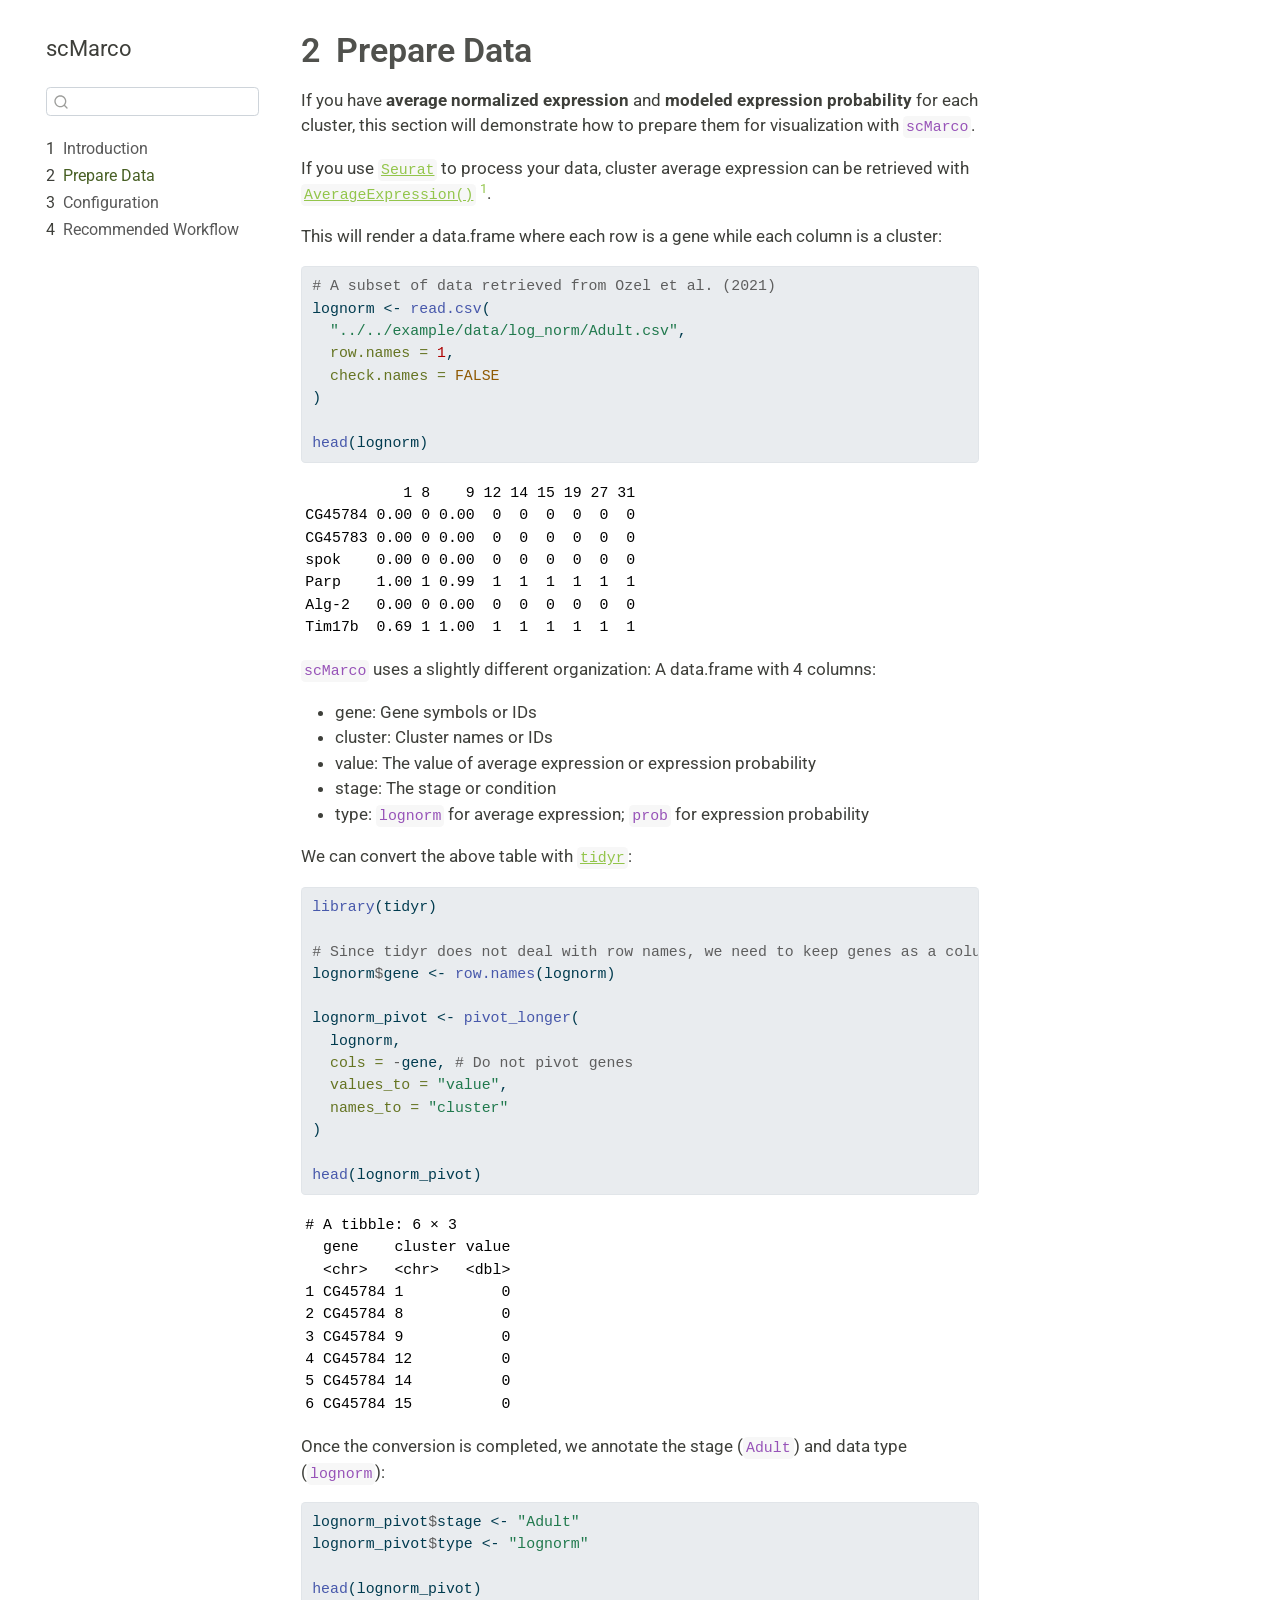
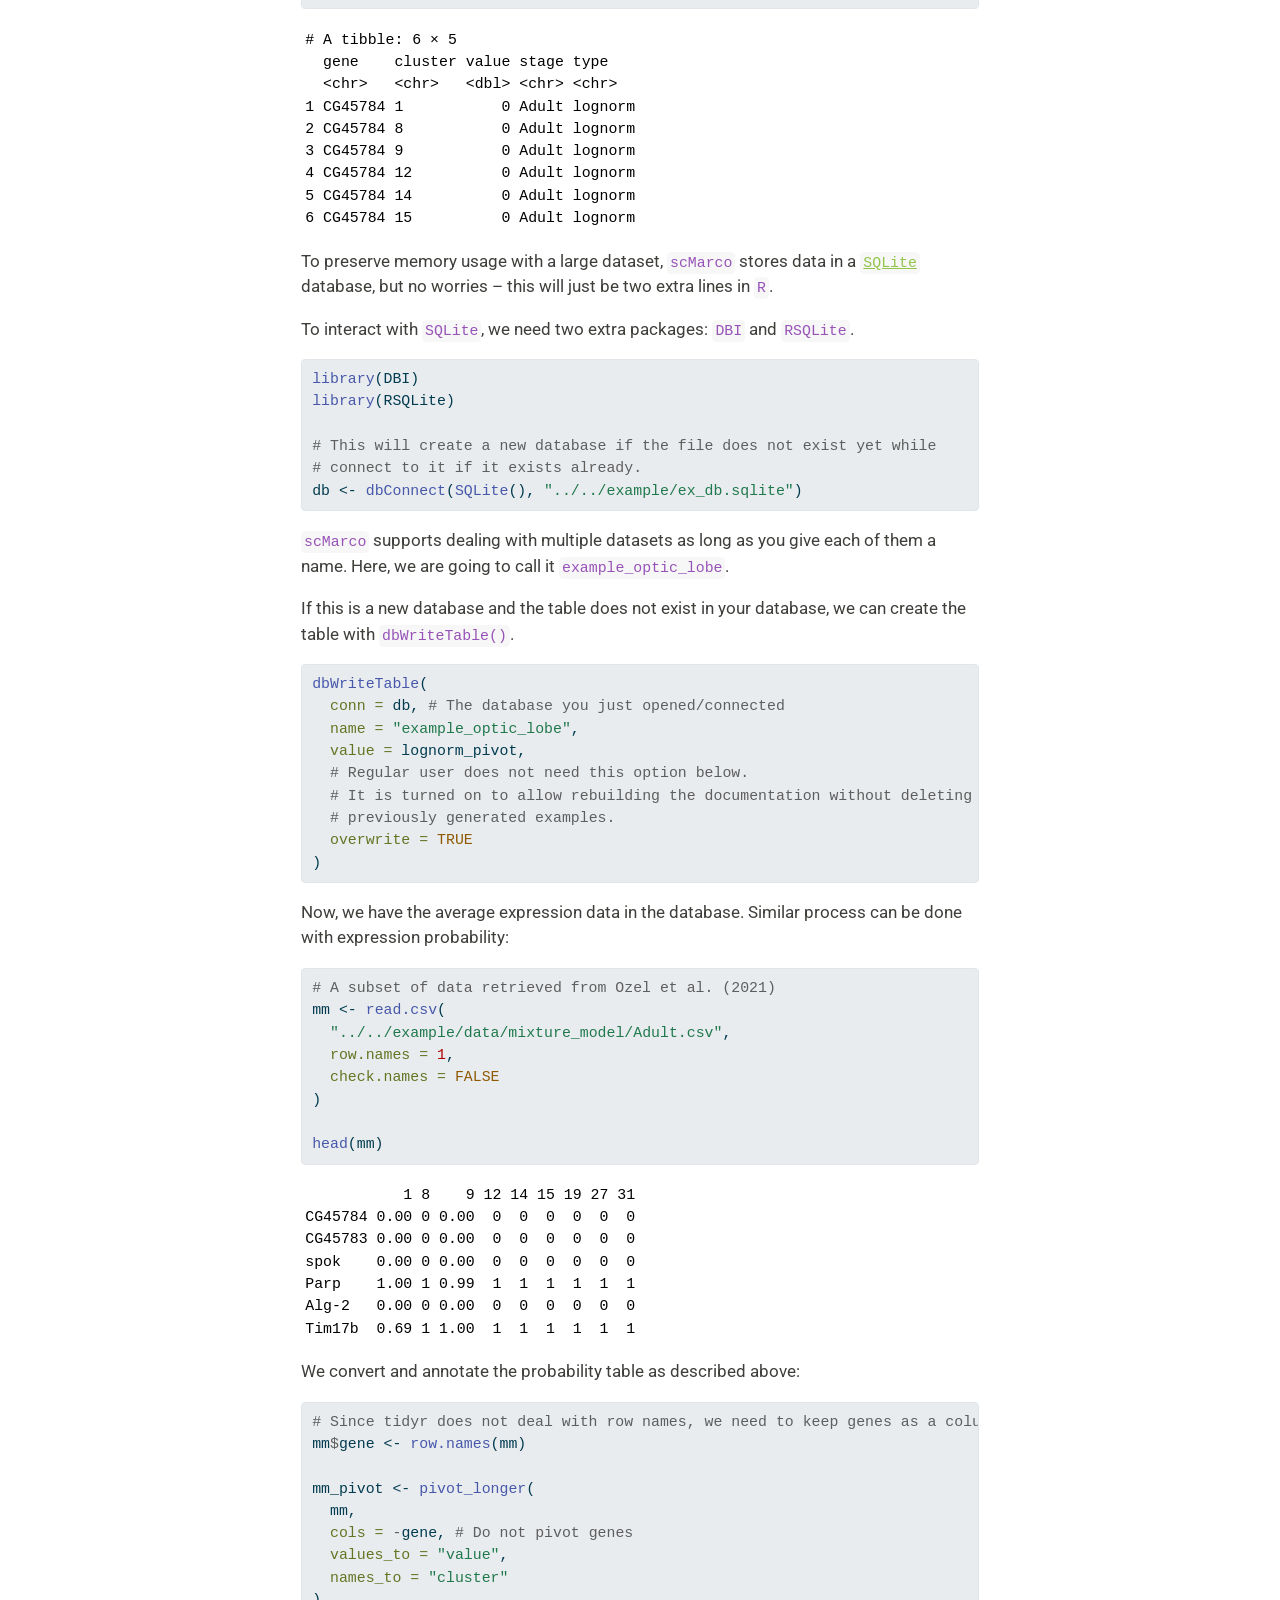
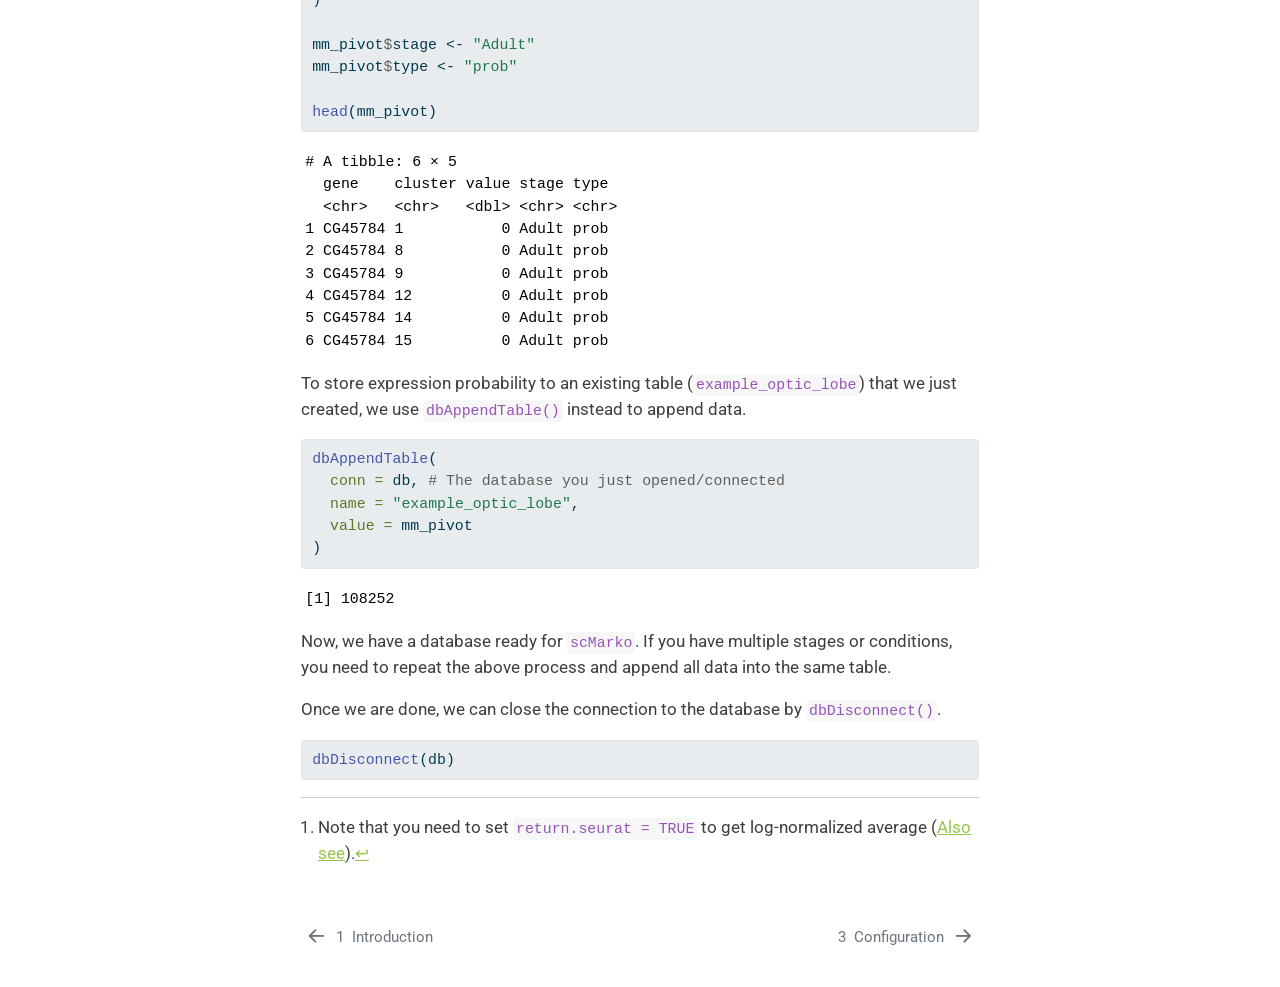
<file: docs/preprocess.html>
<!DOCTYPE html>
<html xmlns="http://www.w3.org/1999/xhtml" lang="en" xml:lang="en"><head>

<meta charset="utf-8">
<meta name="generator" content="quarto-1.3.310">

<meta name="viewport" content="width=device-width, initial-scale=1.0, user-scalable=yes">


<title>scMarco - 2&nbsp; Prepare Data</title>
<style>
code{white-space: pre-wrap;}
span.smallcaps{font-variant: small-caps;}
div.columns{display: flex; gap: min(4vw, 1.5em);}
div.column{flex: auto; overflow-x: auto;}
div.hanging-indent{margin-left: 1.5em; text-indent: -1.5em;}
ul.task-list{list-style: none;}
ul.task-list li input[type="checkbox"] {
  width: 0.8em;
  margin: 0 0.8em 0.2em -1em; /* quarto-specific, see https://github.com/quarto-dev/quarto-cli/issues/4556 */ 
  vertical-align: middle;
}
/* CSS for syntax highlighting */
pre > code.sourceCode { white-space: pre; position: relative; }
pre > code.sourceCode > span { display: inline-block; line-height: 1.25; }
pre > code.sourceCode > span:empty { height: 1.2em; }
.sourceCode { overflow: visible; }
code.sourceCode > span { color: inherit; text-decoration: inherit; }
div.sourceCode { margin: 1em 0; }
pre.sourceCode { margin: 0; }
@media screen {
div.sourceCode { overflow: auto; }
}
@media print {
pre > code.sourceCode { white-space: pre-wrap; }
pre > code.sourceCode > span { text-indent: -5em; padding-left: 5em; }
}
pre.numberSource code
  { counter-reset: source-line 0; }
pre.numberSource code > span
  { position: relative; left: -4em; counter-increment: source-line; }
pre.numberSource code > span > a:first-child::before
  { content: counter(source-line);
    position: relative; left: -1em; text-align: right; vertical-align: baseline;
    border: none; display: inline-block;
    -webkit-touch-callout: none; -webkit-user-select: none;
    -khtml-user-select: none; -moz-user-select: none;
    -ms-user-select: none; user-select: none;
    padding: 0 4px; width: 4em;
  }
pre.numberSource { margin-left: 3em;  padding-left: 4px; }
div.sourceCode
  {   }
@media screen {
pre > code.sourceCode > span > a:first-child::before { text-decoration: underline; }
}
</style>


<script src="site_libs/quarto-nav/quarto-nav.js"></script>
<script src="site_libs/quarto-nav/headroom.min.js"></script>
<script src="site_libs/clipboard/clipboard.min.js"></script>
<script src="site_libs/quarto-search/autocomplete.umd.js"></script>
<script src="site_libs/quarto-search/fuse.min.js"></script>
<script src="site_libs/quarto-search/quarto-search.js"></script>
<meta name="quarto:offset" content="./">
<link href="./config.html" rel="next">
<link href="./index.html" rel="prev">
<script src="site_libs/quarto-html/quarto.js"></script>
<script src="site_libs/quarto-html/popper.min.js"></script>
<script src="site_libs/quarto-html/tippy.umd.min.js"></script>
<script src="site_libs/quarto-html/anchor.min.js"></script>
<link href="site_libs/quarto-html/tippy.css" rel="stylesheet">
<link href="site_libs/quarto-html/quarto-syntax-highlighting.css" rel="stylesheet" id="quarto-text-highlighting-styles">
<script src="site_libs/bootstrap/bootstrap.min.js"></script>
<link href="site_libs/bootstrap/bootstrap-icons.css" rel="stylesheet">
<link href="site_libs/bootstrap/bootstrap.min.css" rel="stylesheet" id="quarto-bootstrap" data-mode="light">
<script id="quarto-search-options" type="application/json">{
  "location": "sidebar",
  "copy-button": false,
  "collapse-after": 3,
  "panel-placement": "start",
  "type": "textbox",
  "limit": 20,
  "language": {
    "search-no-results-text": "No results",
    "search-matching-documents-text": "matching documents",
    "search-copy-link-title": "Copy link to search",
    "search-hide-matches-text": "Hide additional matches",
    "search-more-match-text": "more match in this document",
    "search-more-matches-text": "more matches in this document",
    "search-clear-button-title": "Clear",
    "search-detached-cancel-button-title": "Cancel",
    "search-submit-button-title": "Submit"
  }
}</script>


</head>

<body class="nav-sidebar floating">

<div id="quarto-search-results"></div>
  <header id="quarto-header" class="headroom fixed-top">
  <nav class="quarto-secondary-nav">
    <div class="container-fluid d-flex">
      <button type="button" class="quarto-btn-toggle btn" data-bs-toggle="collapse" data-bs-target="#quarto-sidebar,#quarto-sidebar-glass" aria-controls="quarto-sidebar" aria-expanded="false" aria-label="Toggle sidebar navigation" onclick="if (window.quartoToggleHeadroom) { window.quartoToggleHeadroom(); }">
        <i class="bi bi-layout-text-sidebar-reverse"></i>
      </button>
      <nav class="quarto-page-breadcrumbs" aria-label="breadcrumb"><ol class="breadcrumb"><li class="breadcrumb-item"><a href="./preprocess.html"><span class="chapter-number">2</span>&nbsp; <span class="chapter-title">Prepare Data</span></a></li></ol></nav>
      <a class="flex-grow-1" role="button" data-bs-toggle="collapse" data-bs-target="#quarto-sidebar,#quarto-sidebar-glass" aria-controls="quarto-sidebar" aria-expanded="false" aria-label="Toggle sidebar navigation" onclick="if (window.quartoToggleHeadroom) { window.quartoToggleHeadroom(); }">      
      </a>
      <button type="button" class="btn quarto-search-button" aria-label="Search" onclick="window.quartoOpenSearch();">
        <i class="bi bi-search"></i>
      </button>
    </div>
  </nav>
</header>
<!-- content -->
<div id="quarto-content" class="quarto-container page-columns page-rows-contents page-layout-article">
<!-- sidebar -->
  <nav id="quarto-sidebar" class="sidebar collapse collapse-horizontal sidebar-navigation floating overflow-auto">
    <div class="pt-lg-2 mt-2 text-left sidebar-header">
    <div class="sidebar-title mb-0 py-0">
      <a href="./">scMarco</a> 
    </div>
      </div>
        <div class="mt-2 flex-shrink-0 align-items-center">
        <div class="sidebar-search">
        <div id="quarto-search" class="" title="Search"></div>
        </div>
        </div>
    <div class="sidebar-menu-container"> 
    <ul class="list-unstyled mt-1">
        <li class="sidebar-item">
  <div class="sidebar-item-container"> 
  <a href="./index.html" class="sidebar-item-text sidebar-link">
 <span class="menu-text"><span class="chapter-number">1</span>&nbsp; <span class="chapter-title">Introduction</span></span></a>
  </div>
</li>
        <li class="sidebar-item">
  <div class="sidebar-item-container"> 
  <a href="./preprocess.html" class="sidebar-item-text sidebar-link active">
 <span class="menu-text"><span class="chapter-number">2</span>&nbsp; <span class="chapter-title">Prepare Data</span></span></a>
  </div>
</li>
        <li class="sidebar-item">
  <div class="sidebar-item-container"> 
  <a href="./config.html" class="sidebar-item-text sidebar-link">
 <span class="menu-text"><span class="chapter-number">3</span>&nbsp; <span class="chapter-title">Configuration</span></span></a>
  </div>
</li>
        <li class="sidebar-item">
  <div class="sidebar-item-container"> 
  <a href="./recommended_workflow.html" class="sidebar-item-text sidebar-link">
 <span class="menu-text"><span class="chapter-number">4</span>&nbsp; <span class="chapter-title">Recommended Workflow</span></span></a>
  </div>
</li>
    </ul>
    </div>
</nav>
<div id="quarto-sidebar-glass" data-bs-toggle="collapse" data-bs-target="#quarto-sidebar,#quarto-sidebar-glass"></div>
<!-- margin-sidebar -->
    <div id="quarto-margin-sidebar" class="sidebar margin-sidebar">
        
    </div>
<!-- main -->
<main class="content" id="quarto-document-content">

<header id="title-block-header" class="quarto-title-block default">
<div class="quarto-title">
<h1 class="title"><span class="chapter-number">2</span>&nbsp; <span class="chapter-title">Prepare Data</span></h1>
</div>



<div class="quarto-title-meta">

    
  
    
  </div>
  

</header>

<p>If you have <strong>average normalized expression</strong> and <strong>modeled expression probability</strong> for each cluster, this section will demonstrate how to prepare them for visualization with <code>scMarco</code>.</p>
<p>If you use <a href="https://satijalab.org/seurat/"><code>Seurat</code></a> to process your data, cluster average expression can be retrieved with <a href="https://satijalab.org/seurat/reference/averageexpression"><code>AverageExpression()</code></a> <a href="#fn1" class="footnote-ref" id="fnref1" role="doc-noteref"><sup>1</sup></a>.</p>
<p>This will render a data.frame where each row is a gene while each column is a cluster:</p>
<div class="cell">
<div class="sourceCode cell-code" id="cb1"><pre class="sourceCode r code-with-copy"><code class="sourceCode r"><span id="cb1-1"><a href="#cb1-1" aria-hidden="true" tabindex="-1"></a><span class="co"># A subset of data retrieved from Ozel et al. (2021)</span></span>
<span id="cb1-2"><a href="#cb1-2" aria-hidden="true" tabindex="-1"></a>lognorm <span class="ot">&lt;-</span> <span class="fu">read.csv</span>(</span>
<span id="cb1-3"><a href="#cb1-3" aria-hidden="true" tabindex="-1"></a>  <span class="st">"../../example/data/log_norm/Adult.csv"</span>,</span>
<span id="cb1-4"><a href="#cb1-4" aria-hidden="true" tabindex="-1"></a>  <span class="at">row.names =</span> <span class="dv">1</span>,</span>
<span id="cb1-5"><a href="#cb1-5" aria-hidden="true" tabindex="-1"></a>  <span class="at">check.names =</span> <span class="cn">FALSE</span></span>
<span id="cb1-6"><a href="#cb1-6" aria-hidden="true" tabindex="-1"></a>)</span>
<span id="cb1-7"><a href="#cb1-7" aria-hidden="true" tabindex="-1"></a></span>
<span id="cb1-8"><a href="#cb1-8" aria-hidden="true" tabindex="-1"></a><span class="fu">head</span>(lognorm)</span></code><button title="Copy to Clipboard" class="code-copy-button"><i class="bi"></i></button></pre></div>
<div class="cell-output cell-output-stdout">
<pre><code>           1 8    9 12 14 15 19 27 31
CG45784 0.00 0 0.00  0  0  0  0  0  0
CG45783 0.00 0 0.00  0  0  0  0  0  0
spok    0.00 0 0.00  0  0  0  0  0  0
Parp    1.00 1 0.99  1  1  1  1  1  1
Alg-2   0.00 0 0.00  0  0  0  0  0  0
Tim17b  0.69 1 1.00  1  1  1  1  1  1</code></pre>
</div>
</div>
<p><code>scMarco</code> uses a slightly different organization: A data.frame with 4 columns:</p>
<ul>
<li>gene: Gene symbols or IDs</li>
<li>cluster: Cluster names or IDs</li>
<li>value: The value of average expression or expression probability</li>
<li>stage: The stage or condition</li>
<li>type: <code>lognorm</code> for average expression; <code>prob</code> for expression probability</li>
</ul>
<p>We can convert the above table with <a href="https://tidyr.tidyverse.org/"><code>tidyr</code></a>:</p>
<div class="cell">
<div class="sourceCode cell-code" id="cb3"><pre class="sourceCode r code-with-copy"><code class="sourceCode r"><span id="cb3-1"><a href="#cb3-1" aria-hidden="true" tabindex="-1"></a><span class="fu">library</span>(tidyr)</span>
<span id="cb3-2"><a href="#cb3-2" aria-hidden="true" tabindex="-1"></a></span>
<span id="cb3-3"><a href="#cb3-3" aria-hidden="true" tabindex="-1"></a><span class="co"># Since tidyr does not deal with row names, we need to keep genes as a column</span></span>
<span id="cb3-4"><a href="#cb3-4" aria-hidden="true" tabindex="-1"></a>lognorm<span class="sc">$</span>gene <span class="ot">&lt;-</span> <span class="fu">row.names</span>(lognorm)</span>
<span id="cb3-5"><a href="#cb3-5" aria-hidden="true" tabindex="-1"></a></span>
<span id="cb3-6"><a href="#cb3-6" aria-hidden="true" tabindex="-1"></a>lognorm_pivot <span class="ot">&lt;-</span> <span class="fu">pivot_longer</span>(</span>
<span id="cb3-7"><a href="#cb3-7" aria-hidden="true" tabindex="-1"></a>  lognorm,</span>
<span id="cb3-8"><a href="#cb3-8" aria-hidden="true" tabindex="-1"></a>  <span class="at">cols =</span> <span class="sc">-</span>gene, <span class="co"># Do not pivot genes</span></span>
<span id="cb3-9"><a href="#cb3-9" aria-hidden="true" tabindex="-1"></a>  <span class="at">values_to =</span> <span class="st">"value"</span>,</span>
<span id="cb3-10"><a href="#cb3-10" aria-hidden="true" tabindex="-1"></a>  <span class="at">names_to =</span> <span class="st">"cluster"</span></span>
<span id="cb3-11"><a href="#cb3-11" aria-hidden="true" tabindex="-1"></a>)</span>
<span id="cb3-12"><a href="#cb3-12" aria-hidden="true" tabindex="-1"></a></span>
<span id="cb3-13"><a href="#cb3-13" aria-hidden="true" tabindex="-1"></a><span class="fu">head</span>(lognorm_pivot)</span></code><button title="Copy to Clipboard" class="code-copy-button"><i class="bi"></i></button></pre></div>
<div class="cell-output cell-output-stdout">
<pre><code># A tibble: 6 × 3
  gene    cluster value
  &lt;chr&gt;   &lt;chr&gt;   &lt;dbl&gt;
1 CG45784 1           0
2 CG45784 8           0
3 CG45784 9           0
4 CG45784 12          0
5 CG45784 14          0
6 CG45784 15          0</code></pre>
</div>
</div>
<p>Once the conversion is completed, we annotate the stage (<code>Adult</code>) and data type (<code>lognorm</code>):</p>
<div class="cell">
<div class="sourceCode cell-code" id="cb5"><pre class="sourceCode r code-with-copy"><code class="sourceCode r"><span id="cb5-1"><a href="#cb5-1" aria-hidden="true" tabindex="-1"></a>lognorm_pivot<span class="sc">$</span>stage <span class="ot">&lt;-</span> <span class="st">"Adult"</span></span>
<span id="cb5-2"><a href="#cb5-2" aria-hidden="true" tabindex="-1"></a>lognorm_pivot<span class="sc">$</span>type <span class="ot">&lt;-</span> <span class="st">"lognorm"</span></span>
<span id="cb5-3"><a href="#cb5-3" aria-hidden="true" tabindex="-1"></a></span>
<span id="cb5-4"><a href="#cb5-4" aria-hidden="true" tabindex="-1"></a><span class="fu">head</span>(lognorm_pivot)</span></code><button title="Copy to Clipboard" class="code-copy-button"><i class="bi"></i></button></pre></div>
<div class="cell-output cell-output-stdout">
<pre><code># A tibble: 6 × 5
  gene    cluster value stage type   
  &lt;chr&gt;   &lt;chr&gt;   &lt;dbl&gt; &lt;chr&gt; &lt;chr&gt;  
1 CG45784 1           0 Adult lognorm
2 CG45784 8           0 Adult lognorm
3 CG45784 9           0 Adult lognorm
4 CG45784 12          0 Adult lognorm
5 CG45784 14          0 Adult lognorm
6 CG45784 15          0 Adult lognorm</code></pre>
</div>
</div>
<p>To preserve memory usage with a large dataset, <code>scMarco</code> stores data in a <a href="https://www.sqlite.org/index.html"><code>SQLite</code></a> database, but no worries – this will just be two extra lines in <code>R</code>.</p>
<p>To interact with <code>SQLite</code>, we need two extra packages: <code>DBI</code> and <code>RSQLite</code>.</p>
<div class="cell">
<div class="sourceCode cell-code" id="cb7"><pre class="sourceCode r code-with-copy"><code class="sourceCode r"><span id="cb7-1"><a href="#cb7-1" aria-hidden="true" tabindex="-1"></a><span class="fu">library</span>(DBI)</span>
<span id="cb7-2"><a href="#cb7-2" aria-hidden="true" tabindex="-1"></a><span class="fu">library</span>(RSQLite)</span>
<span id="cb7-3"><a href="#cb7-3" aria-hidden="true" tabindex="-1"></a></span>
<span id="cb7-4"><a href="#cb7-4" aria-hidden="true" tabindex="-1"></a><span class="co"># This will create a new database if the file does not exist yet while</span></span>
<span id="cb7-5"><a href="#cb7-5" aria-hidden="true" tabindex="-1"></a><span class="co"># connect to it if it exists already.</span></span>
<span id="cb7-6"><a href="#cb7-6" aria-hidden="true" tabindex="-1"></a>db <span class="ot">&lt;-</span> <span class="fu">dbConnect</span>(<span class="fu">SQLite</span>(), <span class="st">"../../example/ex_db.sqlite"</span>)</span></code><button title="Copy to Clipboard" class="code-copy-button"><i class="bi"></i></button></pre></div>
</div>
<p><code>scMarco</code> supports dealing with multiple datasets as long as you give each of them a name. Here, we are going to call it <code>example_optic_lobe</code>.</p>
<p>If this is a new database and the table does not exist in your database, we can create the table with <code>dbWriteTable()</code>.</p>
<div class="cell">
<div class="sourceCode cell-code" id="cb8"><pre class="sourceCode r code-with-copy"><code class="sourceCode r"><span id="cb8-1"><a href="#cb8-1" aria-hidden="true" tabindex="-1"></a><span class="fu">dbWriteTable</span>(</span>
<span id="cb8-2"><a href="#cb8-2" aria-hidden="true" tabindex="-1"></a>  <span class="at">conn =</span> db, <span class="co"># The database you just opened/connected</span></span>
<span id="cb8-3"><a href="#cb8-3" aria-hidden="true" tabindex="-1"></a>  <span class="at">name =</span> <span class="st">"example_optic_lobe"</span>,</span>
<span id="cb8-4"><a href="#cb8-4" aria-hidden="true" tabindex="-1"></a>  <span class="at">value =</span> lognorm_pivot,</span>
<span id="cb8-5"><a href="#cb8-5" aria-hidden="true" tabindex="-1"></a>  <span class="co"># Regular user does not need this option below.</span></span>
<span id="cb8-6"><a href="#cb8-6" aria-hidden="true" tabindex="-1"></a>  <span class="co"># It is turned on to allow rebuilding the documentation without deleting</span></span>
<span id="cb8-7"><a href="#cb8-7" aria-hidden="true" tabindex="-1"></a>  <span class="co"># previously generated examples.</span></span>
<span id="cb8-8"><a href="#cb8-8" aria-hidden="true" tabindex="-1"></a>  <span class="at">overwrite =</span> <span class="cn">TRUE</span> </span>
<span id="cb8-9"><a href="#cb8-9" aria-hidden="true" tabindex="-1"></a>)</span></code><button title="Copy to Clipboard" class="code-copy-button"><i class="bi"></i></button></pre></div>
</div>
<p>Now, we have the average expression data in the database. Similar process can be done with expression probability:</p>
<div class="cell">
<div class="sourceCode cell-code" id="cb9"><pre class="sourceCode r code-with-copy"><code class="sourceCode r"><span id="cb9-1"><a href="#cb9-1" aria-hidden="true" tabindex="-1"></a><span class="co"># A subset of data retrieved from Ozel et al. (2021)</span></span>
<span id="cb9-2"><a href="#cb9-2" aria-hidden="true" tabindex="-1"></a>mm <span class="ot">&lt;-</span> <span class="fu">read.csv</span>(</span>
<span id="cb9-3"><a href="#cb9-3" aria-hidden="true" tabindex="-1"></a>  <span class="st">"../../example/data/mixture_model/Adult.csv"</span>,</span>
<span id="cb9-4"><a href="#cb9-4" aria-hidden="true" tabindex="-1"></a>  <span class="at">row.names =</span> <span class="dv">1</span>,</span>
<span id="cb9-5"><a href="#cb9-5" aria-hidden="true" tabindex="-1"></a>  <span class="at">check.names =</span> <span class="cn">FALSE</span></span>
<span id="cb9-6"><a href="#cb9-6" aria-hidden="true" tabindex="-1"></a>)</span>
<span id="cb9-7"><a href="#cb9-7" aria-hidden="true" tabindex="-1"></a></span>
<span id="cb9-8"><a href="#cb9-8" aria-hidden="true" tabindex="-1"></a><span class="fu">head</span>(mm)</span></code><button title="Copy to Clipboard" class="code-copy-button"><i class="bi"></i></button></pre></div>
<div class="cell-output cell-output-stdout">
<pre><code>           1 8    9 12 14 15 19 27 31
CG45784 0.00 0 0.00  0  0  0  0  0  0
CG45783 0.00 0 0.00  0  0  0  0  0  0
spok    0.00 0 0.00  0  0  0  0  0  0
Parp    1.00 1 0.99  1  1  1  1  1  1
Alg-2   0.00 0 0.00  0  0  0  0  0  0
Tim17b  0.69 1 1.00  1  1  1  1  1  1</code></pre>
</div>
</div>
<p>We convert and annotate the probability table as described above:</p>
<div class="cell">
<div class="sourceCode cell-code" id="cb11"><pre class="sourceCode r code-with-copy"><code class="sourceCode r"><span id="cb11-1"><a href="#cb11-1" aria-hidden="true" tabindex="-1"></a><span class="co"># Since tidyr does not deal with row names, we need to keep genes as a column</span></span>
<span id="cb11-2"><a href="#cb11-2" aria-hidden="true" tabindex="-1"></a>mm<span class="sc">$</span>gene <span class="ot">&lt;-</span> <span class="fu">row.names</span>(mm)</span>
<span id="cb11-3"><a href="#cb11-3" aria-hidden="true" tabindex="-1"></a></span>
<span id="cb11-4"><a href="#cb11-4" aria-hidden="true" tabindex="-1"></a>mm_pivot <span class="ot">&lt;-</span> <span class="fu">pivot_longer</span>(</span>
<span id="cb11-5"><a href="#cb11-5" aria-hidden="true" tabindex="-1"></a>  mm,</span>
<span id="cb11-6"><a href="#cb11-6" aria-hidden="true" tabindex="-1"></a>  <span class="at">cols =</span> <span class="sc">-</span>gene, <span class="co"># Do not pivot genes</span></span>
<span id="cb11-7"><a href="#cb11-7" aria-hidden="true" tabindex="-1"></a>  <span class="at">values_to =</span> <span class="st">"value"</span>,</span>
<span id="cb11-8"><a href="#cb11-8" aria-hidden="true" tabindex="-1"></a>  <span class="at">names_to =</span> <span class="st">"cluster"</span></span>
<span id="cb11-9"><a href="#cb11-9" aria-hidden="true" tabindex="-1"></a>)</span>
<span id="cb11-10"><a href="#cb11-10" aria-hidden="true" tabindex="-1"></a></span>
<span id="cb11-11"><a href="#cb11-11" aria-hidden="true" tabindex="-1"></a>mm_pivot<span class="sc">$</span>stage <span class="ot">&lt;-</span> <span class="st">"Adult"</span></span>
<span id="cb11-12"><a href="#cb11-12" aria-hidden="true" tabindex="-1"></a>mm_pivot<span class="sc">$</span>type <span class="ot">&lt;-</span> <span class="st">"prob"</span></span>
<span id="cb11-13"><a href="#cb11-13" aria-hidden="true" tabindex="-1"></a></span>
<span id="cb11-14"><a href="#cb11-14" aria-hidden="true" tabindex="-1"></a><span class="fu">head</span>(mm_pivot)</span></code><button title="Copy to Clipboard" class="code-copy-button"><i class="bi"></i></button></pre></div>
<div class="cell-output cell-output-stdout">
<pre><code># A tibble: 6 × 5
  gene    cluster value stage type 
  &lt;chr&gt;   &lt;chr&gt;   &lt;dbl&gt; &lt;chr&gt; &lt;chr&gt;
1 CG45784 1           0 Adult prob 
2 CG45784 8           0 Adult prob 
3 CG45784 9           0 Adult prob 
4 CG45784 12          0 Adult prob 
5 CG45784 14          0 Adult prob 
6 CG45784 15          0 Adult prob </code></pre>
</div>
</div>
<p>To store expression probability to an existing table (<code>example_optic_lobe</code>) that we just created, we use <code>dbAppendTable()</code> instead to append data.</p>
<div class="cell">
<div class="sourceCode cell-code" id="cb13"><pre class="sourceCode r code-with-copy"><code class="sourceCode r"><span id="cb13-1"><a href="#cb13-1" aria-hidden="true" tabindex="-1"></a><span class="fu">dbAppendTable</span>(</span>
<span id="cb13-2"><a href="#cb13-2" aria-hidden="true" tabindex="-1"></a>  <span class="at">conn =</span> db, <span class="co"># The database you just opened/connected</span></span>
<span id="cb13-3"><a href="#cb13-3" aria-hidden="true" tabindex="-1"></a>  <span class="at">name =</span> <span class="st">"example_optic_lobe"</span>,</span>
<span id="cb13-4"><a href="#cb13-4" aria-hidden="true" tabindex="-1"></a>  <span class="at">value =</span> mm_pivot</span>
<span id="cb13-5"><a href="#cb13-5" aria-hidden="true" tabindex="-1"></a>)</span></code><button title="Copy to Clipboard" class="code-copy-button"><i class="bi"></i></button></pre></div>
<div class="cell-output cell-output-stdout">
<pre><code>[1] 108252</code></pre>
</div>
</div>
<p>Now, we have a database ready for <code>scMarko</code>. If you have multiple stages or conditions, you need to repeat the above process and append all data into the same table.</p>
<p>Once we are done, we can close the connection to the database by <code>dbDisconnect()</code>.</p>
<div class="cell">
<div class="sourceCode cell-code" id="cb15"><pre class="sourceCode r code-with-copy"><code class="sourceCode r"><span id="cb15-1"><a href="#cb15-1" aria-hidden="true" tabindex="-1"></a><span class="fu">dbDisconnect</span>(db)</span></code><button title="Copy to Clipboard" class="code-copy-button"><i class="bi"></i></button></pre></div>
</div>


<section id="footnotes" class="footnotes footnotes-end-of-document" role="doc-endnotes">
<hr>
<ol>
<li id="fn1"><p>Note that you need to set <code>return.seurat = TRUE</code> to get log-normalized average (<a href="https://github.com/satijalab/seurat/issues/193">Also see</a>).<a href="#fnref1" class="footnote-back" role="doc-backlink">↩︎</a></p></li>
</ol>
</section>

</main> <!-- /main -->
<script id="quarto-html-after-body" type="application/javascript">
window.document.addEventListener("DOMContentLoaded", function (event) {
  const toggleBodyColorMode = (bsSheetEl) => {
    const mode = bsSheetEl.getAttribute("data-mode");
    const bodyEl = window.document.querySelector("body");
    if (mode === "dark") {
      bodyEl.classList.add("quarto-dark");
      bodyEl.classList.remove("quarto-light");
    } else {
      bodyEl.classList.add("quarto-light");
      bodyEl.classList.remove("quarto-dark");
    }
  }
  const toggleBodyColorPrimary = () => {
    const bsSheetEl = window.document.querySelector("link#quarto-bootstrap");
    if (bsSheetEl) {
      toggleBodyColorMode(bsSheetEl);
    }
  }
  toggleBodyColorPrimary();  
  const icon = "";
  const anchorJS = new window.AnchorJS();
  anchorJS.options = {
    placement: 'right',
    icon: icon
  };
  anchorJS.add('.anchored');
  const isCodeAnnotation = (el) => {
    for (const clz of el.classList) {
      if (clz.startsWith('code-annotation-')) {                     
        return true;
      }
    }
    return false;
  }
  const clipboard = new window.ClipboardJS('.code-copy-button', {
    text: function(trigger) {
      const codeEl = trigger.previousElementSibling.cloneNode(true);
      for (const childEl of codeEl.children) {
        if (isCodeAnnotation(childEl)) {
          childEl.remove();
        }
      }
      return codeEl.innerText;
    }
  });
  clipboard.on('success', function(e) {
    // button target
    const button = e.trigger;
    // don't keep focus
    button.blur();
    // flash "checked"
    button.classList.add('code-copy-button-checked');
    var currentTitle = button.getAttribute("title");
    button.setAttribute("title", "Copied!");
    let tooltip;
    if (window.bootstrap) {
      button.setAttribute("data-bs-toggle", "tooltip");
      button.setAttribute("data-bs-placement", "left");
      button.setAttribute("data-bs-title", "Copied!");
      tooltip = new bootstrap.Tooltip(button, 
        { trigger: "manual", 
          customClass: "code-copy-button-tooltip",
          offset: [0, -8]});
      tooltip.show();    
    }
    setTimeout(function() {
      if (tooltip) {
        tooltip.hide();
        button.removeAttribute("data-bs-title");
        button.removeAttribute("data-bs-toggle");
        button.removeAttribute("data-bs-placement");
      }
      button.setAttribute("title", currentTitle);
      button.classList.remove('code-copy-button-checked');
    }, 1000);
    // clear code selection
    e.clearSelection();
  });
  function tippyHover(el, contentFn) {
    const config = {
      allowHTML: true,
      content: contentFn,
      maxWidth: 500,
      delay: 100,
      arrow: false,
      appendTo: function(el) {
          return el.parentElement;
      },
      interactive: true,
      interactiveBorder: 10,
      theme: 'quarto',
      placement: 'bottom-start'
    };
    window.tippy(el, config); 
  }
  const noterefs = window.document.querySelectorAll('a[role="doc-noteref"]');
  for (var i=0; i<noterefs.length; i++) {
    const ref = noterefs[i];
    tippyHover(ref, function() {
      // use id or data attribute instead here
      let href = ref.getAttribute('data-footnote-href') || ref.getAttribute('href');
      try { href = new URL(href).hash; } catch {}
      const id = href.replace(/^#\/?/, "");
      const note = window.document.getElementById(id);
      return note.innerHTML;
    });
  }
      let selectedAnnoteEl;
      const selectorForAnnotation = ( cell, annotation) => {
        let cellAttr = 'data-code-cell="' + cell + '"';
        let lineAttr = 'data-code-annotation="' +  annotation + '"';
        const selector = 'span[' + cellAttr + '][' + lineAttr + ']';
        return selector;
      }
      const selectCodeLines = (annoteEl) => {
        const doc = window.document;
        const targetCell = annoteEl.getAttribute("data-target-cell");
        const targetAnnotation = annoteEl.getAttribute("data-target-annotation");
        const annoteSpan = window.document.querySelector(selectorForAnnotation(targetCell, targetAnnotation));
        const lines = annoteSpan.getAttribute("data-code-lines").split(",");
        const lineIds = lines.map((line) => {
          return targetCell + "-" + line;
        })
        let top = null;
        let height = null;
        let parent = null;
        if (lineIds.length > 0) {
            //compute the position of the single el (top and bottom and make a div)
            const el = window.document.getElementById(lineIds[0]);
            top = el.offsetTop;
            height = el.offsetHeight;
            parent = el.parentElement.parentElement;
          if (lineIds.length > 1) {
            const lastEl = window.document.getElementById(lineIds[lineIds.length - 1]);
            const bottom = lastEl.offsetTop + lastEl.offsetHeight;
            height = bottom - top;
          }
          if (top !== null && height !== null && parent !== null) {
            // cook up a div (if necessary) and position it 
            let div = window.document.getElementById("code-annotation-line-highlight");
            if (div === null) {
              div = window.document.createElement("div");
              div.setAttribute("id", "code-annotation-line-highlight");
              div.style.position = 'absolute';
              parent.appendChild(div);
            }
            div.style.top = top - 2 + "px";
            div.style.height = height + 4 + "px";
            let gutterDiv = window.document.getElementById("code-annotation-line-highlight-gutter");
            if (gutterDiv === null) {
              gutterDiv = window.document.createElement("div");
              gutterDiv.setAttribute("id", "code-annotation-line-highlight-gutter");
              gutterDiv.style.position = 'absolute';
              const codeCell = window.document.getElementById(targetCell);
              const gutter = codeCell.querySelector('.code-annotation-gutter');
              gutter.appendChild(gutterDiv);
            }
            gutterDiv.style.top = top - 2 + "px";
            gutterDiv.style.height = height + 4 + "px";
          }
          selectedAnnoteEl = annoteEl;
        }
      };
      const unselectCodeLines = () => {
        const elementsIds = ["code-annotation-line-highlight", "code-annotation-line-highlight-gutter"];
        elementsIds.forEach((elId) => {
          const div = window.document.getElementById(elId);
          if (div) {
            div.remove();
          }
        });
        selectedAnnoteEl = undefined;
      };
      // Attach click handler to the DT
      const annoteDls = window.document.querySelectorAll('dt[data-target-cell]');
      for (const annoteDlNode of annoteDls) {
        annoteDlNode.addEventListener('click', (event) => {
          const clickedEl = event.target;
          if (clickedEl !== selectedAnnoteEl) {
            unselectCodeLines();
            const activeEl = window.document.querySelector('dt[data-target-cell].code-annotation-active');
            if (activeEl) {
              activeEl.classList.remove('code-annotation-active');
            }
            selectCodeLines(clickedEl);
            clickedEl.classList.add('code-annotation-active');
          } else {
            // Unselect the line
            unselectCodeLines();
            clickedEl.classList.remove('code-annotation-active');
          }
        });
      }
  const findCites = (el) => {
    const parentEl = el.parentElement;
    if (parentEl) {
      const cites = parentEl.dataset.cites;
      if (cites) {
        return {
          el,
          cites: cites.split(' ')
        };
      } else {
        return findCites(el.parentElement)
      }
    } else {
      return undefined;
    }
  };
  var bibliorefs = window.document.querySelectorAll('a[role="doc-biblioref"]');
  for (var i=0; i<bibliorefs.length; i++) {
    const ref = bibliorefs[i];
    const citeInfo = findCites(ref);
    if (citeInfo) {
      tippyHover(citeInfo.el, function() {
        var popup = window.document.createElement('div');
        citeInfo.cites.forEach(function(cite) {
          var citeDiv = window.document.createElement('div');
          citeDiv.classList.add('hanging-indent');
          citeDiv.classList.add('csl-entry');
          var biblioDiv = window.document.getElementById('ref-' + cite);
          if (biblioDiv) {
            citeDiv.innerHTML = biblioDiv.innerHTML;
          }
          popup.appendChild(citeDiv);
        });
        return popup.innerHTML;
      });
    }
  }
});
</script>
<nav class="page-navigation">
  <div class="nav-page nav-page-previous">
      <a href="./index.html" class="pagination-link">
        <i class="bi bi-arrow-left-short"></i> <span class="nav-page-text"><span class="chapter-number">1</span>&nbsp; <span class="chapter-title">Introduction</span></span>
      </a>          
  </div>
  <div class="nav-page nav-page-next">
      <a href="./config.html" class="pagination-link">
        <span class="nav-page-text"><span class="chapter-number">3</span>&nbsp; <span class="chapter-title">Configuration</span></span> <i class="bi bi-arrow-right-short"></i>
      </a>
  </div>
</nav>
</div> <!-- /content -->



</body></html>
</file>
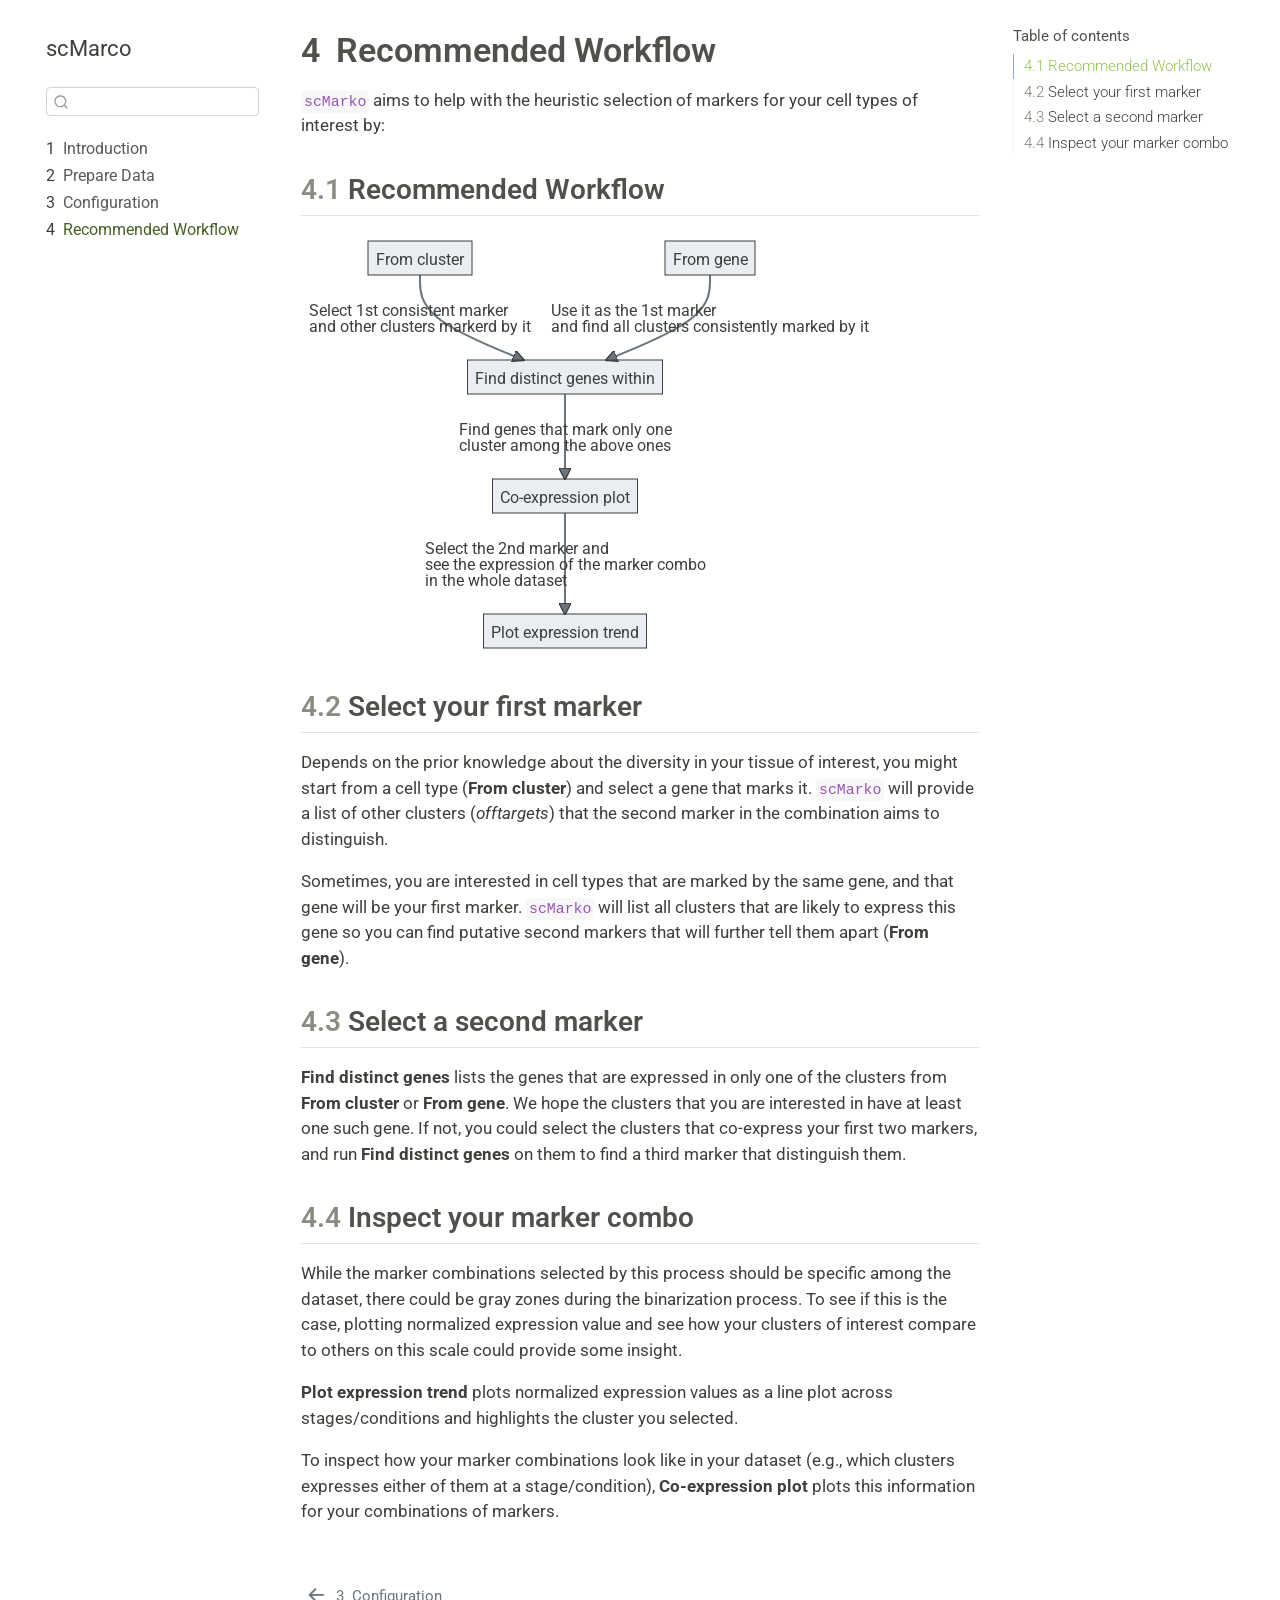
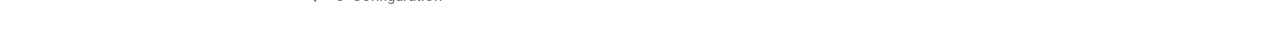
<file: docs/quick_start.html>
<!DOCTYPE html>
<html xmlns="http://www.w3.org/1999/xhtml" lang="en" xml:lang="en"><head>

<meta charset="utf-8">
<meta name="generator" content="quarto-1.3.310">

<meta name="viewport" content="width=device-width, initial-scale=1.0, user-scalable=yes">


<title>scMarco - 4&nbsp; Recommended Workflow</title>
<style>
code{white-space: pre-wrap;}
span.smallcaps{font-variant: small-caps;}
div.columns{display: flex; gap: min(4vw, 1.5em);}
div.column{flex: auto; overflow-x: auto;}
div.hanging-indent{margin-left: 1.5em; text-indent: -1.5em;}
ul.task-list{list-style: none;}
ul.task-list li input[type="checkbox"] {
  width: 0.8em;
  margin: 0 0.8em 0.2em -1em; /* quarto-specific, see https://github.com/quarto-dev/quarto-cli/issues/4556 */ 
  vertical-align: middle;
}
</style>


<script src="site_libs/quarto-nav/quarto-nav.js"></script>
<script src="site_libs/quarto-nav/headroom.min.js"></script>
<script src="site_libs/clipboard/clipboard.min.js"></script>
<script src="site_libs/quarto-search/autocomplete.umd.js"></script>
<script src="site_libs/quarto-search/fuse.min.js"></script>
<script src="site_libs/quarto-search/quarto-search.js"></script>
<meta name="quarto:offset" content="./">
<link href="./config.html" rel="prev">
<script src="site_libs/quarto-html/quarto.js"></script>
<script src="site_libs/quarto-html/popper.min.js"></script>
<script src="site_libs/quarto-html/tippy.umd.min.js"></script>
<script src="site_libs/quarto-html/anchor.min.js"></script>
<link href="site_libs/quarto-html/tippy.css" rel="stylesheet">
<link href="site_libs/quarto-html/quarto-syntax-highlighting.css" rel="stylesheet" id="quarto-text-highlighting-styles">
<script src="site_libs/bootstrap/bootstrap.min.js"></script>
<link href="site_libs/bootstrap/bootstrap-icons.css" rel="stylesheet">
<link href="site_libs/bootstrap/bootstrap.min.css" rel="stylesheet" id="quarto-bootstrap" data-mode="light">
<script id="quarto-search-options" type="application/json">{
  "location": "sidebar",
  "copy-button": false,
  "collapse-after": 3,
  "panel-placement": "start",
  "type": "textbox",
  "limit": 20,
  "language": {
    "search-no-results-text": "No results",
    "search-matching-documents-text": "matching documents",
    "search-copy-link-title": "Copy link to search",
    "search-hide-matches-text": "Hide additional matches",
    "search-more-match-text": "more match in this document",
    "search-more-matches-text": "more matches in this document",
    "search-clear-button-title": "Clear",
    "search-detached-cancel-button-title": "Cancel",
    "search-submit-button-title": "Submit"
  }
}</script>
<script src="site_libs/quarto-diagram/mermaid.min.js"></script>
<script src="site_libs/quarto-diagram/mermaid-init.js"></script>
<link href="site_libs/quarto-diagram/mermaid.css" rel="stylesheet">


</head>

<body class="nav-sidebar floating">

<div id="quarto-search-results"></div>
  <header id="quarto-header" class="headroom fixed-top">
  <nav class="quarto-secondary-nav">
    <div class="container-fluid d-flex">
      <button type="button" class="quarto-btn-toggle btn" data-bs-toggle="collapse" data-bs-target="#quarto-sidebar,#quarto-sidebar-glass" aria-controls="quarto-sidebar" aria-expanded="false" aria-label="Toggle sidebar navigation" onclick="if (window.quartoToggleHeadroom) { window.quartoToggleHeadroom(); }">
        <i class="bi bi-layout-text-sidebar-reverse"></i>
      </button>
      <nav class="quarto-page-breadcrumbs" aria-label="breadcrumb"><ol class="breadcrumb"><li class="breadcrumb-item"><a href="./quick_start.html"><span class="chapter-number">4</span>&nbsp; <span class="chapter-title">Recommended Workflow</span></a></li></ol></nav>
      <a class="flex-grow-1" role="button" data-bs-toggle="collapse" data-bs-target="#quarto-sidebar,#quarto-sidebar-glass" aria-controls="quarto-sidebar" aria-expanded="false" aria-label="Toggle sidebar navigation" onclick="if (window.quartoToggleHeadroom) { window.quartoToggleHeadroom(); }">      
      </a>
      <button type="button" class="btn quarto-search-button" aria-label="Search" onclick="window.quartoOpenSearch();">
        <i class="bi bi-search"></i>
      </button>
    </div>
  </nav>
</header>
<!-- content -->
<div id="quarto-content" class="quarto-container page-columns page-rows-contents page-layout-article">
<!-- sidebar -->
  <nav id="quarto-sidebar" class="sidebar collapse collapse-horizontal sidebar-navigation floating overflow-auto">
    <div class="pt-lg-2 mt-2 text-left sidebar-header">
    <div class="sidebar-title mb-0 py-0">
      <a href="./">scMarco</a> 
    </div>
      </div>
        <div class="mt-2 flex-shrink-0 align-items-center">
        <div class="sidebar-search">
        <div id="quarto-search" class="" title="Search"></div>
        </div>
        </div>
    <div class="sidebar-menu-container"> 
    <ul class="list-unstyled mt-1">
        <li class="sidebar-item">
  <div class="sidebar-item-container"> 
  <a href="./index.html" class="sidebar-item-text sidebar-link">
 <span class="menu-text"><span class="chapter-number">1</span>&nbsp; <span class="chapter-title">Introduction</span></span></a>
  </div>
</li>
        <li class="sidebar-item">
  <div class="sidebar-item-container"> 
  <a href="./preprocess.html" class="sidebar-item-text sidebar-link">
 <span class="menu-text"><span class="chapter-number">2</span>&nbsp; <span class="chapter-title">Prepare Data</span></span></a>
  </div>
</li>
        <li class="sidebar-item">
  <div class="sidebar-item-container"> 
  <a href="./config.html" class="sidebar-item-text sidebar-link">
 <span class="menu-text"><span class="chapter-number">3</span>&nbsp; <span class="chapter-title">Configuration</span></span></a>
  </div>
</li>
        <li class="sidebar-item">
  <div class="sidebar-item-container"> 
  <a href="./quick_start.html" class="sidebar-item-text sidebar-link active">
 <span class="menu-text"><span class="chapter-number">4</span>&nbsp; <span class="chapter-title">Recommended Workflow</span></span></a>
  </div>
</li>
    </ul>
    </div>
</nav>
<div id="quarto-sidebar-glass" data-bs-toggle="collapse" data-bs-target="#quarto-sidebar,#quarto-sidebar-glass"></div>
<!-- margin-sidebar -->
    <div id="quarto-margin-sidebar" class="sidebar margin-sidebar">
        <nav id="TOC" role="doc-toc" class="toc-active">
    <h2 id="toc-title">Table of contents</h2>
   
  <ul>
  <li><a href="#recommended-workflow" id="toc-recommended-workflow" class="nav-link active" data-scroll-target="#recommended-workflow"><span class="header-section-number">4.1</span> Recommended Workflow</a></li>
  <li><a href="#select-your-first-marker" id="toc-select-your-first-marker" class="nav-link" data-scroll-target="#select-your-first-marker"><span class="header-section-number">4.2</span> Select your first marker</a></li>
  <li><a href="#select-a-second-marker" id="toc-select-a-second-marker" class="nav-link" data-scroll-target="#select-a-second-marker"><span class="header-section-number">4.3</span> Select a second marker</a></li>
  <li><a href="#inspect-your-marker-combo" id="toc-inspect-your-marker-combo" class="nav-link" data-scroll-target="#inspect-your-marker-combo"><span class="header-section-number">4.4</span> Inspect your marker combo</a></li>
  </ul>
</nav>
    </div>
<!-- main -->
<main class="content" id="quarto-document-content">

<header id="title-block-header" class="quarto-title-block default">
<div class="quarto-title">
<h1 class="title"><span class="chapter-number">4</span>&nbsp; <span class="chapter-title">Recommended Workflow</span></h1>
</div>



<div class="quarto-title-meta">

    
  
    
  </div>
  

</header>

<p><code>scMarko</code> aims to help with the heuristic selection of markers for your cell types of interest by:</p>
<section id="recommended-workflow" class="level2" data-number="4.1">
<h2 data-number="4.1" class="anchored" data-anchor-id="recommended-workflow"><span class="header-section-number">4.1</span> Recommended Workflow</h2>
<div class="cell">
<div class="cell-output-display">
<div>
<div>
<pre class="mermaid mermaid-js">flowchart TB
  A[From cluster]--Select 1st consistent marker\nand other clusters markerd by it--&gt; C[Find distinct genes within]
  B[From gene]--Use it as the 1st marker\nand find all clusters consistently marked by it--&gt; C
  C--Find genes that mark only one\ncluster among the above ones--&gt; D[Co-expression plot]
  D--Select the 2nd marker and\nsee the expression of the marker combo\nin the whole dataset--&gt; E[Plot expression trend]
</pre>
</div>
</div>
</div>
</div>
</section>
<section id="select-your-first-marker" class="level2" data-number="4.2">
<h2 data-number="4.2" class="anchored" data-anchor-id="select-your-first-marker"><span class="header-section-number">4.2</span> Select your first marker</h2>
<p>Depends on the prior knowledge about the diversity in your tissue of interest, you might start from a cell type (<strong>From cluster</strong>) and select a gene that marks it. <code>scMarko</code> will provide a list of other clusters (<em>offtargets</em>) that the second marker in the combination aims to distinguish.</p>
<p>Sometimes, you are interested in cell types that are marked by the same gene, and that gene will be your first marker. <code>scMarko</code> will list all clusters that are likely to express this gene so you can find putative second markers that will further tell them apart (<strong>From gene</strong>).</p>
</section>
<section id="select-a-second-marker" class="level2" data-number="4.3">
<h2 data-number="4.3" class="anchored" data-anchor-id="select-a-second-marker"><span class="header-section-number">4.3</span> Select a second marker</h2>
<p><strong>Find distinct genes</strong> lists the genes that are expressed in only one of the clusters from <strong>From cluster</strong> or <strong>From gene</strong>. We hope the clusters that you are interested in have at least one such gene. If not, you could select the clusters that co-express your first two markers, and run <strong>Find distinct genes</strong> on them to find a third marker that distinguish them.</p>
</section>
<section id="inspect-your-marker-combo" class="level2" data-number="4.4">
<h2 data-number="4.4" class="anchored" data-anchor-id="inspect-your-marker-combo"><span class="header-section-number">4.4</span> Inspect your marker combo</h2>
<p>While the marker combinations selected by this process should be specific among the dataset, there could be gray zones during the binarization process. To see if this is the case, plotting normalized expression value and see how your clusters of interest compare to others on this scale could provide some insight.</p>
<p><strong>Plot expression trend</strong> plots normalized expression values as a line plot across stages/conditions and highlights the cluster you selected.</p>
<p>To inspect how your marker combinations look like in your dataset (e.g., which clusters expresses either of them at a stage/condition), <strong>Co-expression plot</strong> plots this information for your combinations of markers.</p>


</section>

</main> <!-- /main -->
<script id="quarto-html-after-body" type="application/javascript">
window.document.addEventListener("DOMContentLoaded", function (event) {
  const toggleBodyColorMode = (bsSheetEl) => {
    const mode = bsSheetEl.getAttribute("data-mode");
    const bodyEl = window.document.querySelector("body");
    if (mode === "dark") {
      bodyEl.classList.add("quarto-dark");
      bodyEl.classList.remove("quarto-light");
    } else {
      bodyEl.classList.add("quarto-light");
      bodyEl.classList.remove("quarto-dark");
    }
  }
  const toggleBodyColorPrimary = () => {
    const bsSheetEl = window.document.querySelector("link#quarto-bootstrap");
    if (bsSheetEl) {
      toggleBodyColorMode(bsSheetEl);
    }
  }
  toggleBodyColorPrimary();  
  const icon = "";
  const anchorJS = new window.AnchorJS();
  anchorJS.options = {
    placement: 'right',
    icon: icon
  };
  anchorJS.add('.anchored');
  const isCodeAnnotation = (el) => {
    for (const clz of el.classList) {
      if (clz.startsWith('code-annotation-')) {                     
        return true;
      }
    }
    return false;
  }
  const clipboard = new window.ClipboardJS('.code-copy-button', {
    text: function(trigger) {
      const codeEl = trigger.previousElementSibling.cloneNode(true);
      for (const childEl of codeEl.children) {
        if (isCodeAnnotation(childEl)) {
          childEl.remove();
        }
      }
      return codeEl.innerText;
    }
  });
  clipboard.on('success', function(e) {
    // button target
    const button = e.trigger;
    // don't keep focus
    button.blur();
    // flash "checked"
    button.classList.add('code-copy-button-checked');
    var currentTitle = button.getAttribute("title");
    button.setAttribute("title", "Copied!");
    let tooltip;
    if (window.bootstrap) {
      button.setAttribute("data-bs-toggle", "tooltip");
      button.setAttribute("data-bs-placement", "left");
      button.setAttribute("data-bs-title", "Copied!");
      tooltip = new bootstrap.Tooltip(button, 
        { trigger: "manual", 
          customClass: "code-copy-button-tooltip",
          offset: [0, -8]});
      tooltip.show();    
    }
    setTimeout(function() {
      if (tooltip) {
        tooltip.hide();
        button.removeAttribute("data-bs-title");
        button.removeAttribute("data-bs-toggle");
        button.removeAttribute("data-bs-placement");
      }
      button.setAttribute("title", currentTitle);
      button.classList.remove('code-copy-button-checked');
    }, 1000);
    // clear code selection
    e.clearSelection();
  });
  function tippyHover(el, contentFn) {
    const config = {
      allowHTML: true,
      content: contentFn,
      maxWidth: 500,
      delay: 100,
      arrow: false,
      appendTo: function(el) {
          return el.parentElement;
      },
      interactive: true,
      interactiveBorder: 10,
      theme: 'quarto',
      placement: 'bottom-start'
    };
    window.tippy(el, config); 
  }
  const noterefs = window.document.querySelectorAll('a[role="doc-noteref"]');
  for (var i=0; i<noterefs.length; i++) {
    const ref = noterefs[i];
    tippyHover(ref, function() {
      // use id or data attribute instead here
      let href = ref.getAttribute('data-footnote-href') || ref.getAttribute('href');
      try { href = new URL(href).hash; } catch {}
      const id = href.replace(/^#\/?/, "");
      const note = window.document.getElementById(id);
      return note.innerHTML;
    });
  }
      let selectedAnnoteEl;
      const selectorForAnnotation = ( cell, annotation) => {
        let cellAttr = 'data-code-cell="' + cell + '"';
        let lineAttr = 'data-code-annotation="' +  annotation + '"';
        const selector = 'span[' + cellAttr + '][' + lineAttr + ']';
        return selector;
      }
      const selectCodeLines = (annoteEl) => {
        const doc = window.document;
        const targetCell = annoteEl.getAttribute("data-target-cell");
        const targetAnnotation = annoteEl.getAttribute("data-target-annotation");
        const annoteSpan = window.document.querySelector(selectorForAnnotation(targetCell, targetAnnotation));
        const lines = annoteSpan.getAttribute("data-code-lines").split(",");
        const lineIds = lines.map((line) => {
          return targetCell + "-" + line;
        })
        let top = null;
        let height = null;
        let parent = null;
        if (lineIds.length > 0) {
            //compute the position of the single el (top and bottom and make a div)
            const el = window.document.getElementById(lineIds[0]);
            top = el.offsetTop;
            height = el.offsetHeight;
            parent = el.parentElement.parentElement;
          if (lineIds.length > 1) {
            const lastEl = window.document.getElementById(lineIds[lineIds.length - 1]);
            const bottom = lastEl.offsetTop + lastEl.offsetHeight;
            height = bottom - top;
          }
          if (top !== null && height !== null && parent !== null) {
            // cook up a div (if necessary) and position it 
            let div = window.document.getElementById("code-annotation-line-highlight");
            if (div === null) {
              div = window.document.createElement("div");
              div.setAttribute("id", "code-annotation-line-highlight");
              div.style.position = 'absolute';
              parent.appendChild(div);
            }
            div.style.top = top - 2 + "px";
            div.style.height = height + 4 + "px";
            let gutterDiv = window.document.getElementById("code-annotation-line-highlight-gutter");
            if (gutterDiv === null) {
              gutterDiv = window.document.createElement("div");
              gutterDiv.setAttribute("id", "code-annotation-line-highlight-gutter");
              gutterDiv.style.position = 'absolute';
              const codeCell = window.document.getElementById(targetCell);
              const gutter = codeCell.querySelector('.code-annotation-gutter');
              gutter.appendChild(gutterDiv);
            }
            gutterDiv.style.top = top - 2 + "px";
            gutterDiv.style.height = height + 4 + "px";
          }
          selectedAnnoteEl = annoteEl;
        }
      };
      const unselectCodeLines = () => {
        const elementsIds = ["code-annotation-line-highlight", "code-annotation-line-highlight-gutter"];
        elementsIds.forEach((elId) => {
          const div = window.document.getElementById(elId);
          if (div) {
            div.remove();
          }
        });
        selectedAnnoteEl = undefined;
      };
      // Attach click handler to the DT
      const annoteDls = window.document.querySelectorAll('dt[data-target-cell]');
      for (const annoteDlNode of annoteDls) {
        annoteDlNode.addEventListener('click', (event) => {
          const clickedEl = event.target;
          if (clickedEl !== selectedAnnoteEl) {
            unselectCodeLines();
            const activeEl = window.document.querySelector('dt[data-target-cell].code-annotation-active');
            if (activeEl) {
              activeEl.classList.remove('code-annotation-active');
            }
            selectCodeLines(clickedEl);
            clickedEl.classList.add('code-annotation-active');
          } else {
            // Unselect the line
            unselectCodeLines();
            clickedEl.classList.remove('code-annotation-active');
          }
        });
      }
  const findCites = (el) => {
    const parentEl = el.parentElement;
    if (parentEl) {
      const cites = parentEl.dataset.cites;
      if (cites) {
        return {
          el,
          cites: cites.split(' ')
        };
      } else {
        return findCites(el.parentElement)
      }
    } else {
      return undefined;
    }
  };
  var bibliorefs = window.document.querySelectorAll('a[role="doc-biblioref"]');
  for (var i=0; i<bibliorefs.length; i++) {
    const ref = bibliorefs[i];
    const citeInfo = findCites(ref);
    if (citeInfo) {
      tippyHover(citeInfo.el, function() {
        var popup = window.document.createElement('div');
        citeInfo.cites.forEach(function(cite) {
          var citeDiv = window.document.createElement('div');
          citeDiv.classList.add('hanging-indent');
          citeDiv.classList.add('csl-entry');
          var biblioDiv = window.document.getElementById('ref-' + cite);
          if (biblioDiv) {
            citeDiv.innerHTML = biblioDiv.innerHTML;
          }
          popup.appendChild(citeDiv);
        });
        return popup.innerHTML;
      });
    }
  }
});
</script>
<nav class="page-navigation">
  <div class="nav-page nav-page-previous">
      <a href="./config.html" class="pagination-link">
        <i class="bi bi-arrow-left-short"></i> <span class="nav-page-text"><span class="chapter-number">3</span>&nbsp; <span class="chapter-title">Configuration</span></span>
      </a>          
  </div>
  <div class="nav-page nav-page-next">
  </div>
</nav>
</div> <!-- /content -->



</body></html>
</file>
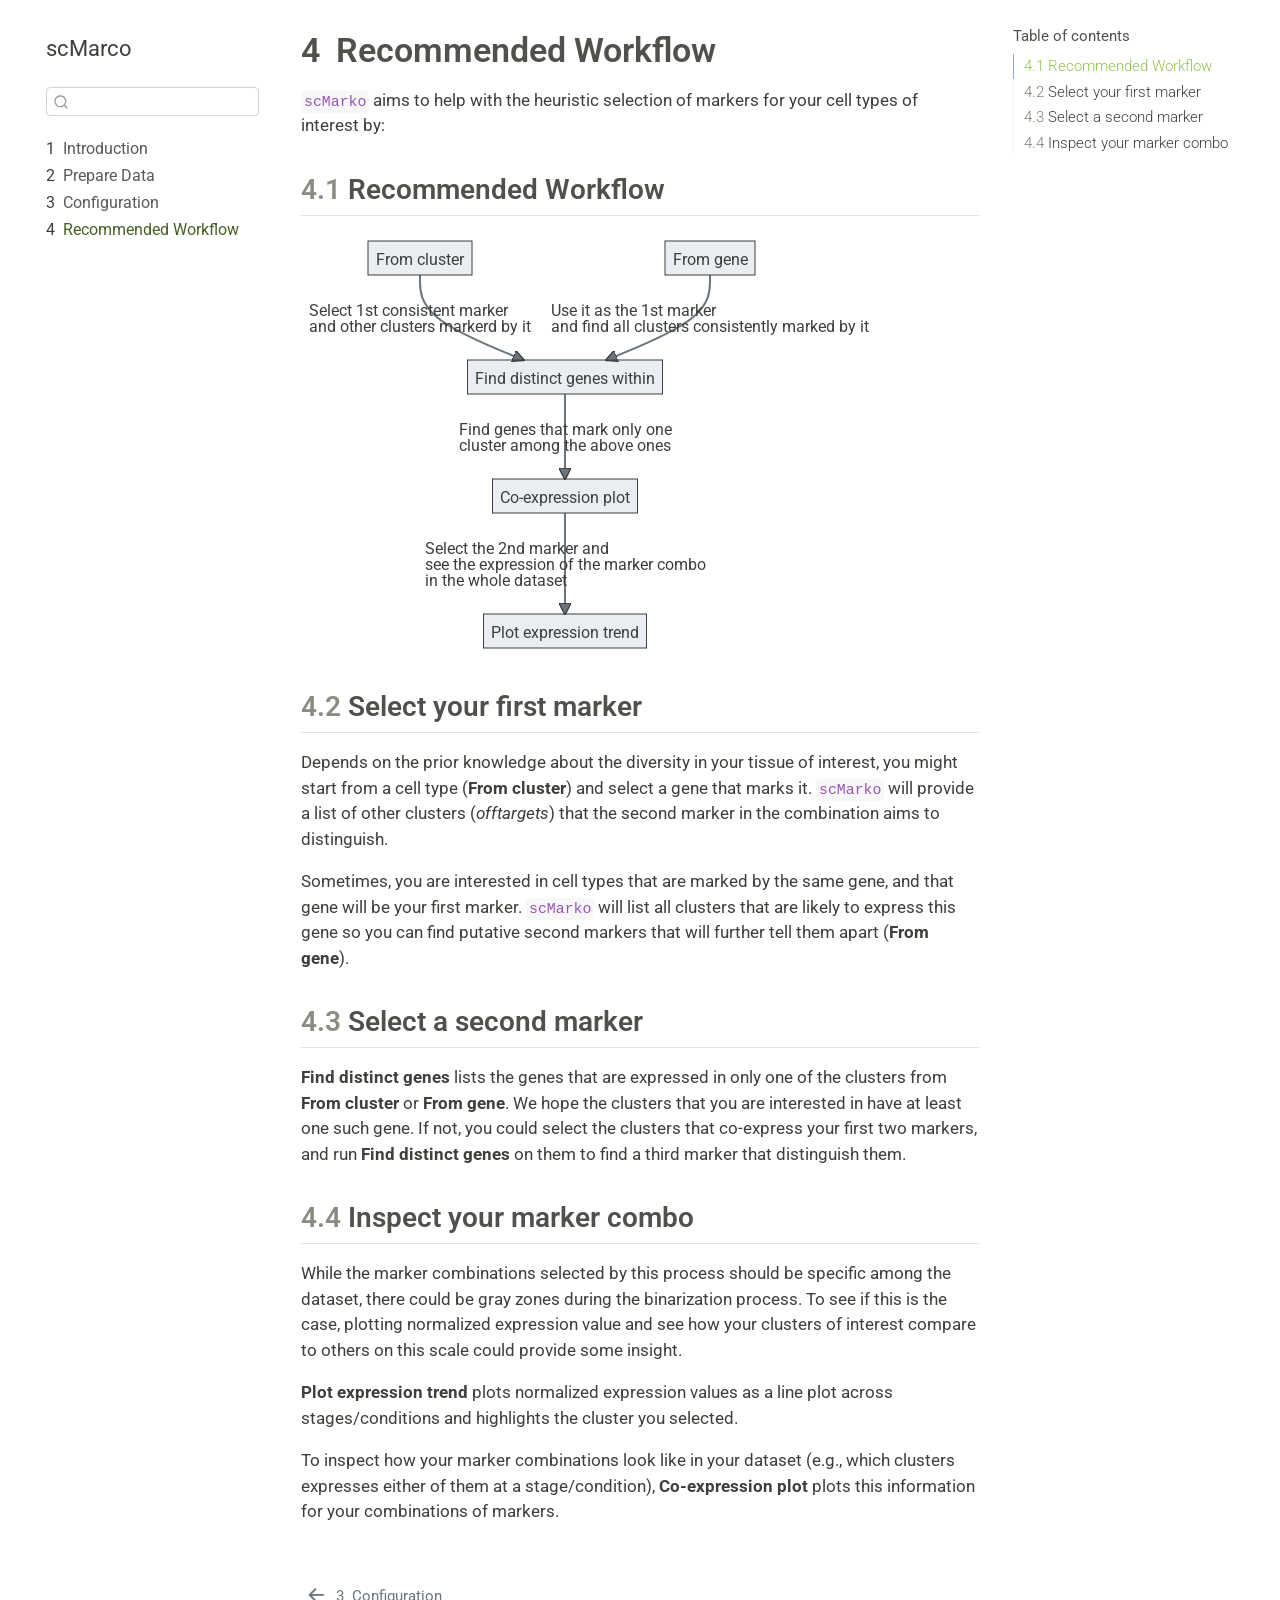
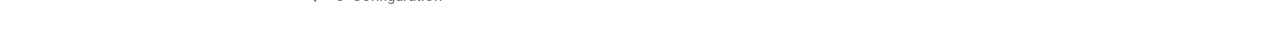
<file: docs/recommended_workflow.html>
<!DOCTYPE html>
<html xmlns="http://www.w3.org/1999/xhtml" lang="en" xml:lang="en"><head>

<meta charset="utf-8">
<meta name="generator" content="quarto-1.3.310">

<meta name="viewport" content="width=device-width, initial-scale=1.0, user-scalable=yes">


<title>scMarco - 4&nbsp; Recommended Workflow</title>
<style>
code{white-space: pre-wrap;}
span.smallcaps{font-variant: small-caps;}
div.columns{display: flex; gap: min(4vw, 1.5em);}
div.column{flex: auto; overflow-x: auto;}
div.hanging-indent{margin-left: 1.5em; text-indent: -1.5em;}
ul.task-list{list-style: none;}
ul.task-list li input[type="checkbox"] {
  width: 0.8em;
  margin: 0 0.8em 0.2em -1em; /* quarto-specific, see https://github.com/quarto-dev/quarto-cli/issues/4556 */ 
  vertical-align: middle;
}
</style>


<script src="site_libs/quarto-nav/quarto-nav.js"></script>
<script src="site_libs/quarto-nav/headroom.min.js"></script>
<script src="site_libs/clipboard/clipboard.min.js"></script>
<script src="site_libs/quarto-search/autocomplete.umd.js"></script>
<script src="site_libs/quarto-search/fuse.min.js"></script>
<script src="site_libs/quarto-search/quarto-search.js"></script>
<meta name="quarto:offset" content="./">
<link href="./config.html" rel="prev">
<script src="site_libs/quarto-html/quarto.js"></script>
<script src="site_libs/quarto-html/popper.min.js"></script>
<script src="site_libs/quarto-html/tippy.umd.min.js"></script>
<script src="site_libs/quarto-html/anchor.min.js"></script>
<link href="site_libs/quarto-html/tippy.css" rel="stylesheet">
<link href="site_libs/quarto-html/quarto-syntax-highlighting.css" rel="stylesheet" id="quarto-text-highlighting-styles">
<script src="site_libs/bootstrap/bootstrap.min.js"></script>
<link href="site_libs/bootstrap/bootstrap-icons.css" rel="stylesheet">
<link href="site_libs/bootstrap/bootstrap.min.css" rel="stylesheet" id="quarto-bootstrap" data-mode="light">
<script id="quarto-search-options" type="application/json">{
  "location": "sidebar",
  "copy-button": false,
  "collapse-after": 3,
  "panel-placement": "start",
  "type": "textbox",
  "limit": 20,
  "language": {
    "search-no-results-text": "No results",
    "search-matching-documents-text": "matching documents",
    "search-copy-link-title": "Copy link to search",
    "search-hide-matches-text": "Hide additional matches",
    "search-more-match-text": "more match in this document",
    "search-more-matches-text": "more matches in this document",
    "search-clear-button-title": "Clear",
    "search-detached-cancel-button-title": "Cancel",
    "search-submit-button-title": "Submit"
  }
}</script>
<script src="site_libs/quarto-diagram/mermaid.min.js"></script>
<script src="site_libs/quarto-diagram/mermaid-init.js"></script>
<link href="site_libs/quarto-diagram/mermaid.css" rel="stylesheet">


</head>

<body class="nav-sidebar floating">

<div id="quarto-search-results"></div>
  <header id="quarto-header" class="headroom fixed-top">
  <nav class="quarto-secondary-nav">
    <div class="container-fluid d-flex">
      <button type="button" class="quarto-btn-toggle btn" data-bs-toggle="collapse" data-bs-target="#quarto-sidebar,#quarto-sidebar-glass" aria-controls="quarto-sidebar" aria-expanded="false" aria-label="Toggle sidebar navigation" onclick="if (window.quartoToggleHeadroom) { window.quartoToggleHeadroom(); }">
        <i class="bi bi-layout-text-sidebar-reverse"></i>
      </button>
      <nav class="quarto-page-breadcrumbs" aria-label="breadcrumb"><ol class="breadcrumb"><li class="breadcrumb-item"><a href="./recommended_workflow.html"><span class="chapter-number">4</span>&nbsp; <span class="chapter-title">Recommended Workflow</span></a></li></ol></nav>
      <a class="flex-grow-1" role="button" data-bs-toggle="collapse" data-bs-target="#quarto-sidebar,#quarto-sidebar-glass" aria-controls="quarto-sidebar" aria-expanded="false" aria-label="Toggle sidebar navigation" onclick="if (window.quartoToggleHeadroom) { window.quartoToggleHeadroom(); }">      
      </a>
      <button type="button" class="btn quarto-search-button" aria-label="Search" onclick="window.quartoOpenSearch();">
        <i class="bi bi-search"></i>
      </button>
    </div>
  </nav>
</header>
<!-- content -->
<div id="quarto-content" class="quarto-container page-columns page-rows-contents page-layout-article">
<!-- sidebar -->
  <nav id="quarto-sidebar" class="sidebar collapse collapse-horizontal sidebar-navigation floating overflow-auto">
    <div class="pt-lg-2 mt-2 text-left sidebar-header">
    <div class="sidebar-title mb-0 py-0">
      <a href="./">scMarco</a> 
    </div>
      </div>
        <div class="mt-2 flex-shrink-0 align-items-center">
        <div class="sidebar-search">
        <div id="quarto-search" class="" title="Search"></div>
        </div>
        </div>
    <div class="sidebar-menu-container"> 
    <ul class="list-unstyled mt-1">
        <li class="sidebar-item">
  <div class="sidebar-item-container"> 
  <a href="./index.html" class="sidebar-item-text sidebar-link">
 <span class="menu-text"><span class="chapter-number">1</span>&nbsp; <span class="chapter-title">Introduction</span></span></a>
  </div>
</li>
        <li class="sidebar-item">
  <div class="sidebar-item-container"> 
  <a href="./preprocess.html" class="sidebar-item-text sidebar-link">
 <span class="menu-text"><span class="chapter-number">2</span>&nbsp; <span class="chapter-title">Prepare Data</span></span></a>
  </div>
</li>
        <li class="sidebar-item">
  <div class="sidebar-item-container"> 
  <a href="./config.html" class="sidebar-item-text sidebar-link">
 <span class="menu-text"><span class="chapter-number">3</span>&nbsp; <span class="chapter-title">Configuration</span></span></a>
  </div>
</li>
        <li class="sidebar-item">
  <div class="sidebar-item-container"> 
  <a href="./recommended_workflow.html" class="sidebar-item-text sidebar-link active">
 <span class="menu-text"><span class="chapter-number">4</span>&nbsp; <span class="chapter-title">Recommended Workflow</span></span></a>
  </div>
</li>
    </ul>
    </div>
</nav>
<div id="quarto-sidebar-glass" data-bs-toggle="collapse" data-bs-target="#quarto-sidebar,#quarto-sidebar-glass"></div>
<!-- margin-sidebar -->
    <div id="quarto-margin-sidebar" class="sidebar margin-sidebar">
        <nav id="TOC" role="doc-toc" class="toc-active">
    <h2 id="toc-title">Table of contents</h2>
   
  <ul>
  <li><a href="#recommended-workflow" id="toc-recommended-workflow" class="nav-link active" data-scroll-target="#recommended-workflow"><span class="header-section-number">4.1</span> Recommended Workflow</a></li>
  <li><a href="#select-your-first-marker" id="toc-select-your-first-marker" class="nav-link" data-scroll-target="#select-your-first-marker"><span class="header-section-number">4.2</span> Select your first marker</a></li>
  <li><a href="#select-a-second-marker" id="toc-select-a-second-marker" class="nav-link" data-scroll-target="#select-a-second-marker"><span class="header-section-number">4.3</span> Select a second marker</a></li>
  <li><a href="#inspect-your-marker-combo" id="toc-inspect-your-marker-combo" class="nav-link" data-scroll-target="#inspect-your-marker-combo"><span class="header-section-number">4.4</span> Inspect your marker combo</a></li>
  </ul>
</nav>
    </div>
<!-- main -->
<main class="content" id="quarto-document-content">

<header id="title-block-header" class="quarto-title-block default">
<div class="quarto-title">
<h1 class="title"><span class="chapter-number">4</span>&nbsp; <span class="chapter-title">Recommended Workflow</span></h1>
</div>



<div class="quarto-title-meta">

    
  
    
  </div>
  

</header>

<p><code>scMarko</code> aims to help with the heuristic selection of markers for your cell types of interest by:</p>
<section id="recommended-workflow" class="level2" data-number="4.1">
<h2 data-number="4.1" class="anchored" data-anchor-id="recommended-workflow"><span class="header-section-number">4.1</span> Recommended Workflow</h2>
<div class="cell">
<div class="cell-output-display">
<div>
<div>
<pre class="mermaid mermaid-js">flowchart TB
  A[From cluster]--Select 1st consistent marker\nand other clusters markerd by it--&gt; C[Find distinct genes within]
  B[From gene]--Use it as the 1st marker\nand find all clusters consistently marked by it--&gt; C
  C--Find genes that mark only one\ncluster among the above ones--&gt; D[Co-expression plot]
  D--Select the 2nd marker and\nsee the expression of the marker combo\nin the whole dataset--&gt; E[Plot expression trend]
</pre>
</div>
</div>
</div>
</div>
</section>
<section id="select-your-first-marker" class="level2" data-number="4.2">
<h2 data-number="4.2" class="anchored" data-anchor-id="select-your-first-marker"><span class="header-section-number">4.2</span> Select your first marker</h2>
<p>Depends on the prior knowledge about the diversity in your tissue of interest, you might start from a cell type (<strong>From cluster</strong>) and select a gene that marks it. <code>scMarko</code> will provide a list of other clusters (<em>offtargets</em>) that the second marker in the combination aims to distinguish.</p>
<p>Sometimes, you are interested in cell types that are marked by the same gene, and that gene will be your first marker. <code>scMarko</code> will list all clusters that are likely to express this gene so you can find putative second markers that will further tell them apart (<strong>From gene</strong>).</p>
</section>
<section id="select-a-second-marker" class="level2" data-number="4.3">
<h2 data-number="4.3" class="anchored" data-anchor-id="select-a-second-marker"><span class="header-section-number">4.3</span> Select a second marker</h2>
<p><strong>Find distinct genes</strong> lists the genes that are expressed in only one of the clusters from <strong>From cluster</strong> or <strong>From gene</strong>. We hope the clusters that you are interested in have at least one such gene. If not, you could select the clusters that co-express your first two markers, and run <strong>Find distinct genes</strong> on them to find a third marker that distinguish them.</p>
</section>
<section id="inspect-your-marker-combo" class="level2" data-number="4.4">
<h2 data-number="4.4" class="anchored" data-anchor-id="inspect-your-marker-combo"><span class="header-section-number">4.4</span> Inspect your marker combo</h2>
<p>While the marker combinations selected by this process should be specific among the dataset, there could be gray zones during the binarization process. To see if this is the case, plotting normalized expression value and see how your clusters of interest compare to others on this scale could provide some insight.</p>
<p><strong>Plot expression trend</strong> plots normalized expression values as a line plot across stages/conditions and highlights the cluster you selected.</p>
<p>To inspect how your marker combinations look like in your dataset (e.g., which clusters expresses either of them at a stage/condition), <strong>Co-expression plot</strong> plots this information for your combinations of markers.</p>


</section>

</main> <!-- /main -->
<script id="quarto-html-after-body" type="application/javascript">
window.document.addEventListener("DOMContentLoaded", function (event) {
  const toggleBodyColorMode = (bsSheetEl) => {
    const mode = bsSheetEl.getAttribute("data-mode");
    const bodyEl = window.document.querySelector("body");
    if (mode === "dark") {
      bodyEl.classList.add("quarto-dark");
      bodyEl.classList.remove("quarto-light");
    } else {
      bodyEl.classList.add("quarto-light");
      bodyEl.classList.remove("quarto-dark");
    }
  }
  const toggleBodyColorPrimary = () => {
    const bsSheetEl = window.document.querySelector("link#quarto-bootstrap");
    if (bsSheetEl) {
      toggleBodyColorMode(bsSheetEl);
    }
  }
  toggleBodyColorPrimary();  
  const icon = "";
  const anchorJS = new window.AnchorJS();
  anchorJS.options = {
    placement: 'right',
    icon: icon
  };
  anchorJS.add('.anchored');
  const isCodeAnnotation = (el) => {
    for (const clz of el.classList) {
      if (clz.startsWith('code-annotation-')) {                     
        return true;
      }
    }
    return false;
  }
  const clipboard = new window.ClipboardJS('.code-copy-button', {
    text: function(trigger) {
      const codeEl = trigger.previousElementSibling.cloneNode(true);
      for (const childEl of codeEl.children) {
        if (isCodeAnnotation(childEl)) {
          childEl.remove();
        }
      }
      return codeEl.innerText;
    }
  });
  clipboard.on('success', function(e) {
    // button target
    const button = e.trigger;
    // don't keep focus
    button.blur();
    // flash "checked"
    button.classList.add('code-copy-button-checked');
    var currentTitle = button.getAttribute("title");
    button.setAttribute("title", "Copied!");
    let tooltip;
    if (window.bootstrap) {
      button.setAttribute("data-bs-toggle", "tooltip");
      button.setAttribute("data-bs-placement", "left");
      button.setAttribute("data-bs-title", "Copied!");
      tooltip = new bootstrap.Tooltip(button, 
        { trigger: "manual", 
          customClass: "code-copy-button-tooltip",
          offset: [0, -8]});
      tooltip.show();    
    }
    setTimeout(function() {
      if (tooltip) {
        tooltip.hide();
        button.removeAttribute("data-bs-title");
        button.removeAttribute("data-bs-toggle");
        button.removeAttribute("data-bs-placement");
      }
      button.setAttribute("title", currentTitle);
      button.classList.remove('code-copy-button-checked');
    }, 1000);
    // clear code selection
    e.clearSelection();
  });
  function tippyHover(el, contentFn) {
    const config = {
      allowHTML: true,
      content: contentFn,
      maxWidth: 500,
      delay: 100,
      arrow: false,
      appendTo: function(el) {
          return el.parentElement;
      },
      interactive: true,
      interactiveBorder: 10,
      theme: 'quarto',
      placement: 'bottom-start'
    };
    window.tippy(el, config); 
  }
  const noterefs = window.document.querySelectorAll('a[role="doc-noteref"]');
  for (var i=0; i<noterefs.length; i++) {
    const ref = noterefs[i];
    tippyHover(ref, function() {
      // use id or data attribute instead here
      let href = ref.getAttribute('data-footnote-href') || ref.getAttribute('href');
      try { href = new URL(href).hash; } catch {}
      const id = href.replace(/^#\/?/, "");
      const note = window.document.getElementById(id);
      return note.innerHTML;
    });
  }
      let selectedAnnoteEl;
      const selectorForAnnotation = ( cell, annotation) => {
        let cellAttr = 'data-code-cell="' + cell + '"';
        let lineAttr = 'data-code-annotation="' +  annotation + '"';
        const selector = 'span[' + cellAttr + '][' + lineAttr + ']';
        return selector;
      }
      const selectCodeLines = (annoteEl) => {
        const doc = window.document;
        const targetCell = annoteEl.getAttribute("data-target-cell");
        const targetAnnotation = annoteEl.getAttribute("data-target-annotation");
        const annoteSpan = window.document.querySelector(selectorForAnnotation(targetCell, targetAnnotation));
        const lines = annoteSpan.getAttribute("data-code-lines").split(",");
        const lineIds = lines.map((line) => {
          return targetCell + "-" + line;
        })
        let top = null;
        let height = null;
        let parent = null;
        if (lineIds.length > 0) {
            //compute the position of the single el (top and bottom and make a div)
            const el = window.document.getElementById(lineIds[0]);
            top = el.offsetTop;
            height = el.offsetHeight;
            parent = el.parentElement.parentElement;
          if (lineIds.length > 1) {
            const lastEl = window.document.getElementById(lineIds[lineIds.length - 1]);
            const bottom = lastEl.offsetTop + lastEl.offsetHeight;
            height = bottom - top;
          }
          if (top !== null && height !== null && parent !== null) {
            // cook up a div (if necessary) and position it 
            let div = window.document.getElementById("code-annotation-line-highlight");
            if (div === null) {
              div = window.document.createElement("div");
              div.setAttribute("id", "code-annotation-line-highlight");
              div.style.position = 'absolute';
              parent.appendChild(div);
            }
            div.style.top = top - 2 + "px";
            div.style.height = height + 4 + "px";
            let gutterDiv = window.document.getElementById("code-annotation-line-highlight-gutter");
            if (gutterDiv === null) {
              gutterDiv = window.document.createElement("div");
              gutterDiv.setAttribute("id", "code-annotation-line-highlight-gutter");
              gutterDiv.style.position = 'absolute';
              const codeCell = window.document.getElementById(targetCell);
              const gutter = codeCell.querySelector('.code-annotation-gutter');
              gutter.appendChild(gutterDiv);
            }
            gutterDiv.style.top = top - 2 + "px";
            gutterDiv.style.height = height + 4 + "px";
          }
          selectedAnnoteEl = annoteEl;
        }
      };
      const unselectCodeLines = () => {
        const elementsIds = ["code-annotation-line-highlight", "code-annotation-line-highlight-gutter"];
        elementsIds.forEach((elId) => {
          const div = window.document.getElementById(elId);
          if (div) {
            div.remove();
          }
        });
        selectedAnnoteEl = undefined;
      };
      // Attach click handler to the DT
      const annoteDls = window.document.querySelectorAll('dt[data-target-cell]');
      for (const annoteDlNode of annoteDls) {
        annoteDlNode.addEventListener('click', (event) => {
          const clickedEl = event.target;
          if (clickedEl !== selectedAnnoteEl) {
            unselectCodeLines();
            const activeEl = window.document.querySelector('dt[data-target-cell].code-annotation-active');
            if (activeEl) {
              activeEl.classList.remove('code-annotation-active');
            }
            selectCodeLines(clickedEl);
            clickedEl.classList.add('code-annotation-active');
          } else {
            // Unselect the line
            unselectCodeLines();
            clickedEl.classList.remove('code-annotation-active');
          }
        });
      }
  const findCites = (el) => {
    const parentEl = el.parentElement;
    if (parentEl) {
      const cites = parentEl.dataset.cites;
      if (cites) {
        return {
          el,
          cites: cites.split(' ')
        };
      } else {
        return findCites(el.parentElement)
      }
    } else {
      return undefined;
    }
  };
  var bibliorefs = window.document.querySelectorAll('a[role="doc-biblioref"]');
  for (var i=0; i<bibliorefs.length; i++) {
    const ref = bibliorefs[i];
    const citeInfo = findCites(ref);
    if (citeInfo) {
      tippyHover(citeInfo.el, function() {
        var popup = window.document.createElement('div');
        citeInfo.cites.forEach(function(cite) {
          var citeDiv = window.document.createElement('div');
          citeDiv.classList.add('hanging-indent');
          citeDiv.classList.add('csl-entry');
          var biblioDiv = window.document.getElementById('ref-' + cite);
          if (biblioDiv) {
            citeDiv.innerHTML = biblioDiv.innerHTML;
          }
          popup.appendChild(citeDiv);
        });
        return popup.innerHTML;
      });
    }
  }
});
</script>
<nav class="page-navigation">
  <div class="nav-page nav-page-previous">
      <a href="./config.html" class="pagination-link">
        <i class="bi bi-arrow-left-short"></i> <span class="nav-page-text"><span class="chapter-number">3</span>&nbsp; <span class="chapter-title">Configuration</span></span>
      </a>          
  </div>
  <div class="nav-page nav-page-next">
  </div>
</nav>
</div> <!-- /content -->



</body></html>
</file>
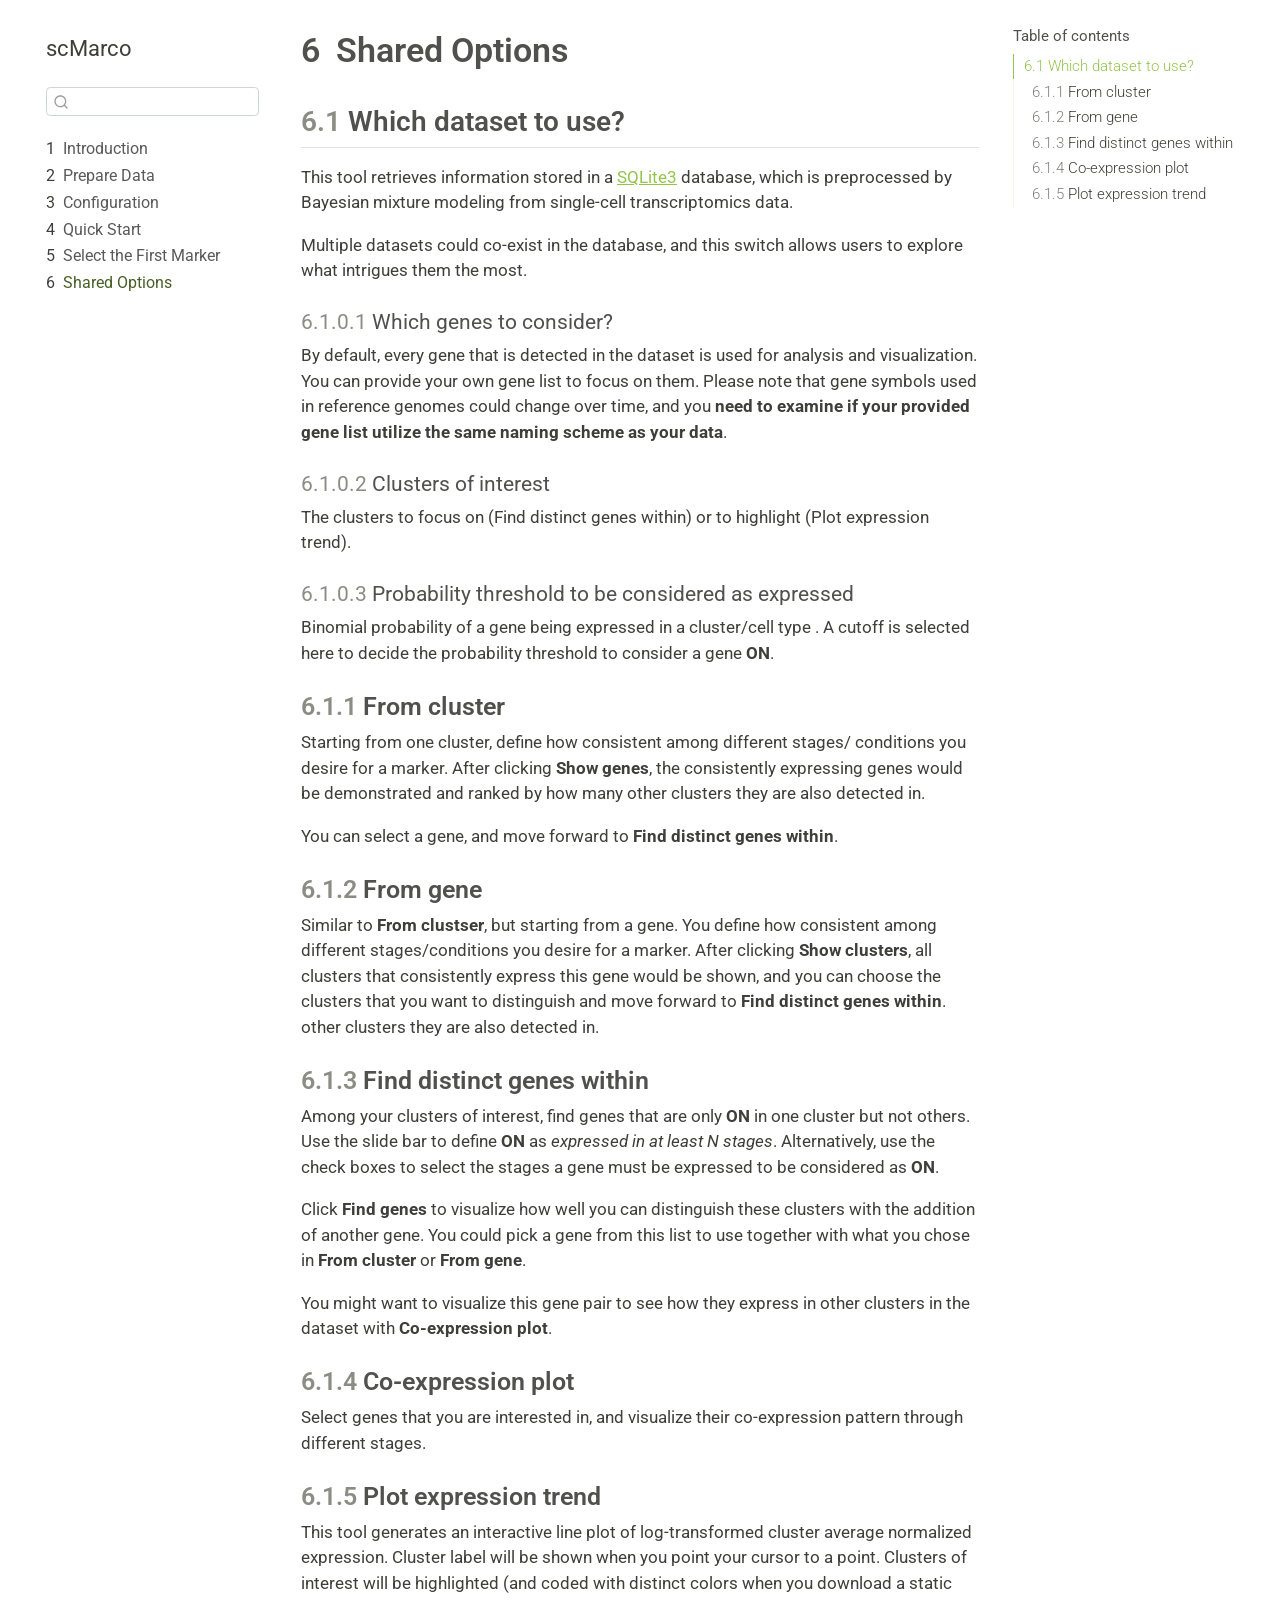
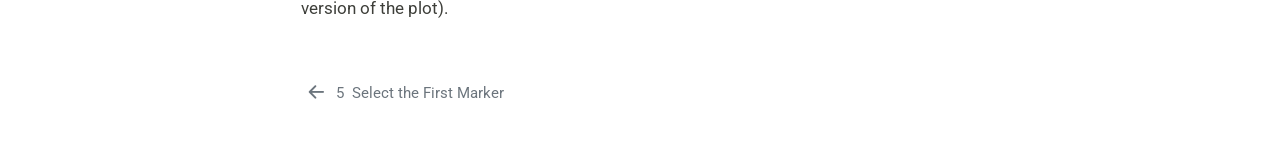
<file: docs/shared_options.html>
<!DOCTYPE html>
<html xmlns="http://www.w3.org/1999/xhtml" lang="en" xml:lang="en"><head>

<meta charset="utf-8">
<meta name="generator" content="quarto-1.3.310">

<meta name="viewport" content="width=device-width, initial-scale=1.0, user-scalable=yes">


<title>scMarco - 6&nbsp; Shared Options</title>
<style>
code{white-space: pre-wrap;}
span.smallcaps{font-variant: small-caps;}
div.columns{display: flex; gap: min(4vw, 1.5em);}
div.column{flex: auto; overflow-x: auto;}
div.hanging-indent{margin-left: 1.5em; text-indent: -1.5em;}
ul.task-list{list-style: none;}
ul.task-list li input[type="checkbox"] {
  width: 0.8em;
  margin: 0 0.8em 0.2em -1em; /* quarto-specific, see https://github.com/quarto-dev/quarto-cli/issues/4556 */ 
  vertical-align: middle;
}
</style>


<script src="site_libs/quarto-nav/quarto-nav.js"></script>
<script src="site_libs/quarto-nav/headroom.min.js"></script>
<script src="site_libs/clipboard/clipboard.min.js"></script>
<script src="site_libs/quarto-search/autocomplete.umd.js"></script>
<script src="site_libs/quarto-search/fuse.min.js"></script>
<script src="site_libs/quarto-search/quarto-search.js"></script>
<meta name="quarto:offset" content="./">
<link href="./first_marker.html" rel="prev">
<script src="site_libs/quarto-html/quarto.js"></script>
<script src="site_libs/quarto-html/popper.min.js"></script>
<script src="site_libs/quarto-html/tippy.umd.min.js"></script>
<script src="site_libs/quarto-html/anchor.min.js"></script>
<link href="site_libs/quarto-html/tippy.css" rel="stylesheet">
<link href="site_libs/quarto-html/quarto-syntax-highlighting.css" rel="stylesheet" id="quarto-text-highlighting-styles">
<script src="site_libs/bootstrap/bootstrap.min.js"></script>
<link href="site_libs/bootstrap/bootstrap-icons.css" rel="stylesheet">
<link href="site_libs/bootstrap/bootstrap.min.css" rel="stylesheet" id="quarto-bootstrap" data-mode="light">
<script id="quarto-search-options" type="application/json">{
  "location": "sidebar",
  "copy-button": false,
  "collapse-after": 3,
  "panel-placement": "start",
  "type": "textbox",
  "limit": 20,
  "language": {
    "search-no-results-text": "No results",
    "search-matching-documents-text": "matching documents",
    "search-copy-link-title": "Copy link to search",
    "search-hide-matches-text": "Hide additional matches",
    "search-more-match-text": "more match in this document",
    "search-more-matches-text": "more matches in this document",
    "search-clear-button-title": "Clear",
    "search-detached-cancel-button-title": "Cancel",
    "search-submit-button-title": "Submit"
  }
}</script>


</head>

<body class="nav-sidebar floating">

<div id="quarto-search-results"></div>
  <header id="quarto-header" class="headroom fixed-top">
  <nav class="quarto-secondary-nav">
    <div class="container-fluid d-flex">
      <button type="button" class="quarto-btn-toggle btn" data-bs-toggle="collapse" data-bs-target="#quarto-sidebar,#quarto-sidebar-glass" aria-controls="quarto-sidebar" aria-expanded="false" aria-label="Toggle sidebar navigation" onclick="if (window.quartoToggleHeadroom) { window.quartoToggleHeadroom(); }">
        <i class="bi bi-layout-text-sidebar-reverse"></i>
      </button>
      <nav class="quarto-page-breadcrumbs" aria-label="breadcrumb"><ol class="breadcrumb"><li class="breadcrumb-item"><a href="./shared_options.html"><span class="chapter-number">6</span>&nbsp; <span class="chapter-title">Shared Options</span></a></li></ol></nav>
      <a class="flex-grow-1" role="button" data-bs-toggle="collapse" data-bs-target="#quarto-sidebar,#quarto-sidebar-glass" aria-controls="quarto-sidebar" aria-expanded="false" aria-label="Toggle sidebar navigation" onclick="if (window.quartoToggleHeadroom) { window.quartoToggleHeadroom(); }">      
      </a>
      <button type="button" class="btn quarto-search-button" aria-label="Search" onclick="window.quartoOpenSearch();">
        <i class="bi bi-search"></i>
      </button>
    </div>
  </nav>
</header>
<!-- content -->
<div id="quarto-content" class="quarto-container page-columns page-rows-contents page-layout-article">
<!-- sidebar -->
  <nav id="quarto-sidebar" class="sidebar collapse collapse-horizontal sidebar-navigation floating overflow-auto">
    <div class="pt-lg-2 mt-2 text-left sidebar-header">
    <div class="sidebar-title mb-0 py-0">
      <a href="./">scMarco</a> 
    </div>
      </div>
        <div class="mt-2 flex-shrink-0 align-items-center">
        <div class="sidebar-search">
        <div id="quarto-search" class="" title="Search"></div>
        </div>
        </div>
    <div class="sidebar-menu-container"> 
    <ul class="list-unstyled mt-1">
        <li class="sidebar-item">
  <div class="sidebar-item-container"> 
  <a href="./index.html" class="sidebar-item-text sidebar-link">
 <span class="menu-text"><span class="chapter-number">1</span>&nbsp; <span class="chapter-title">Introduction</span></span></a>
  </div>
</li>
        <li class="sidebar-item">
  <div class="sidebar-item-container"> 
  <a href="./preprocess.html" class="sidebar-item-text sidebar-link">
 <span class="menu-text"><span class="chapter-number">2</span>&nbsp; <span class="chapter-title">Prepare Data</span></span></a>
  </div>
</li>
        <li class="sidebar-item">
  <div class="sidebar-item-container"> 
  <a href="./config.html" class="sidebar-item-text sidebar-link">
 <span class="menu-text"><span class="chapter-number">3</span>&nbsp; <span class="chapter-title">Configuration</span></span></a>
  </div>
</li>
        <li class="sidebar-item">
  <div class="sidebar-item-container"> 
  <a href="./quick_start.html" class="sidebar-item-text sidebar-link">
 <span class="menu-text"><span class="chapter-number">4</span>&nbsp; <span class="chapter-title">Quick Start</span></span></a>
  </div>
</li>
        <li class="sidebar-item">
  <div class="sidebar-item-container"> 
  <a href="./first_marker.html" class="sidebar-item-text sidebar-link">
 <span class="menu-text"><span class="chapter-number">5</span>&nbsp; <span class="chapter-title">Select the First Marker</span></span></a>
  </div>
</li>
        <li class="sidebar-item">
  <div class="sidebar-item-container"> 
  <a href="./shared_options.html" class="sidebar-item-text sidebar-link active">
 <span class="menu-text"><span class="chapter-number">6</span>&nbsp; <span class="chapter-title">Shared Options</span></span></a>
  </div>
</li>
    </ul>
    </div>
</nav>
<div id="quarto-sidebar-glass" data-bs-toggle="collapse" data-bs-target="#quarto-sidebar,#quarto-sidebar-glass"></div>
<!-- margin-sidebar -->
    <div id="quarto-margin-sidebar" class="sidebar margin-sidebar">
        <nav id="TOC" role="doc-toc" class="toc-active">
    <h2 id="toc-title">Table of contents</h2>
   
  <ul>
  <li><a href="#which-dataset-to-use" id="toc-which-dataset-to-use" class="nav-link active" data-scroll-target="#which-dataset-to-use"><span class="header-section-number">6.1</span> Which dataset to use?</a>
  <ul class="collapse">
  <li><a href="#from-cluster" id="toc-from-cluster" class="nav-link" data-scroll-target="#from-cluster"><span class="header-section-number">6.1.1</span> From cluster</a></li>
  <li><a href="#from-gene" id="toc-from-gene" class="nav-link" data-scroll-target="#from-gene"><span class="header-section-number">6.1.2</span> From gene</a></li>
  <li><a href="#find-distinct-genes-within" id="toc-find-distinct-genes-within" class="nav-link" data-scroll-target="#find-distinct-genes-within"><span class="header-section-number">6.1.3</span> Find distinct genes within</a></li>
  <li><a href="#co-expression-plot" id="toc-co-expression-plot" class="nav-link" data-scroll-target="#co-expression-plot"><span class="header-section-number">6.1.4</span> Co-expression plot</a></li>
  <li><a href="#plot-expression-trend" id="toc-plot-expression-trend" class="nav-link" data-scroll-target="#plot-expression-trend"><span class="header-section-number">6.1.5</span> Plot expression trend</a></li>
  </ul></li>
  </ul>
</nav>
    </div>
<!-- main -->
<main class="content" id="quarto-document-content">

<header id="title-block-header" class="quarto-title-block default">
<div class="quarto-title">
<h1 class="title"><span class="chapter-number">6</span>&nbsp; <span class="chapter-title">Shared Options</span></h1>
</div>



<div class="quarto-title-meta">

    
  
    
  </div>
  

</header>

<section id="which-dataset-to-use" class="level2" data-number="6.1">
<h2 data-number="6.1" class="anchored" data-anchor-id="which-dataset-to-use"><span class="header-section-number">6.1</span> Which dataset to use?</h2>
<p>This tool retrieves information stored in a <a href="https://sqlite.org/index.html">SQLite3</a> database, which is preprocessed by Bayesian mixture modeling from single-cell transcriptomics data.</p>
<p>Multiple datasets could co-exist in the database, and this switch allows users to explore what intrigues them the most.</p>
<section id="which-genes-to-consider" class="level4" data-number="6.1.0.1">
<h4 data-number="6.1.0.1" class="anchored" data-anchor-id="which-genes-to-consider"><span class="header-section-number">6.1.0.1</span> Which genes to consider?</h4>
<p>By default, every gene that is detected in the dataset is used for analysis and visualization. You can provide your own gene list to focus on them. Please note that gene symbols used in reference genomes could change over time, and you <strong>need to examine if your provided gene list utilize the same naming scheme as your data</strong>.</p>
</section>
<section id="clusters-of-interest" class="level4" data-number="6.1.0.2">
<h4 data-number="6.1.0.2" class="anchored" data-anchor-id="clusters-of-interest"><span class="header-section-number">6.1.0.2</span> Clusters of interest</h4>
<p>The clusters to focus on (Find distinct genes within) or to highlight (Plot expression trend).</p>
</section>
<section id="probability-threshold-to-be-considered-as-expressed" class="level4" data-number="6.1.0.3">
<h4 data-number="6.1.0.3" class="anchored" data-anchor-id="probability-threshold-to-be-considered-as-expressed"><span class="header-section-number">6.1.0.3</span> Probability threshold to be considered as expressed</h4>
<p>Binomial probability of a gene being expressed in a cluster/cell type . A cutoff is selected here to decide the probability threshold to consider a gene <strong>ON</strong>.</p>
</section>
<section id="from-cluster" class="level3" data-number="6.1.1">
<h3 data-number="6.1.1" class="anchored" data-anchor-id="from-cluster"><span class="header-section-number">6.1.1</span> From cluster</h3>
<p>Starting from one cluster, define how consistent among different stages/ conditions you desire for a marker. After clicking <strong>Show genes</strong>, the consistently expressing genes would be demonstrated and ranked by how many other clusters they are also detected in.</p>
<p>You can select a gene, and move forward to <strong>Find distinct genes within</strong>.</p>
</section>
<section id="from-gene" class="level3" data-number="6.1.2">
<h3 data-number="6.1.2" class="anchored" data-anchor-id="from-gene"><span class="header-section-number">6.1.2</span> From gene</h3>
<p>Similar to <strong>From clustser</strong>, but starting from a gene. You define how consistent among different stages/conditions you desire for a marker. After clicking <strong>Show clusters</strong>, all clusters that consistently express this gene would be shown, and you can choose the clusters that you want to distinguish and move forward to <strong>Find distinct genes within</strong>. other clusters they are also detected in.</p>
</section>
<section id="find-distinct-genes-within" class="level3" data-number="6.1.3">
<h3 data-number="6.1.3" class="anchored" data-anchor-id="find-distinct-genes-within"><span class="header-section-number">6.1.3</span> Find distinct genes within</h3>
<p>Among your clusters of interest, find genes that are only <strong>ON</strong> in one cluster but not others. Use the slide bar to define <strong>ON</strong> as <em>expressed in at least N stages</em>. Alternatively, use the check boxes to select the stages a gene must be expressed to be considered as <strong>ON</strong>.</p>
<p>Click <strong>Find genes</strong> to visualize how well you can distinguish these clusters with the addition of another gene. You could pick a gene from this list to use together with what you chose in <strong>From cluster</strong> or <strong>From gene</strong>.</p>
<p>You might want to visualize this gene pair to see how they express in other clusters in the dataset with <strong>Co-expression plot</strong>.</p>
</section>
<section id="co-expression-plot" class="level3" data-number="6.1.4">
<h3 data-number="6.1.4" class="anchored" data-anchor-id="co-expression-plot"><span class="header-section-number">6.1.4</span> Co-expression plot</h3>
<p>Select genes that you are interested in, and visualize their co-expression pattern through different stages.</p>
</section>
<section id="plot-expression-trend" class="level3" data-number="6.1.5">
<h3 data-number="6.1.5" class="anchored" data-anchor-id="plot-expression-trend"><span class="header-section-number">6.1.5</span> Plot expression trend</h3>
<p>This tool generates an interactive line plot of log-transformed cluster average normalized expression. Cluster label will be shown when you point your cursor to a point. Clusters of interest will be highlighted (and coded with distinct colors when you download a static version of the plot).</p>


</section>
</section>

</main> <!-- /main -->
<script id="quarto-html-after-body" type="application/javascript">
window.document.addEventListener("DOMContentLoaded", function (event) {
  const toggleBodyColorMode = (bsSheetEl) => {
    const mode = bsSheetEl.getAttribute("data-mode");
    const bodyEl = window.document.querySelector("body");
    if (mode === "dark") {
      bodyEl.classList.add("quarto-dark");
      bodyEl.classList.remove("quarto-light");
    } else {
      bodyEl.classList.add("quarto-light");
      bodyEl.classList.remove("quarto-dark");
    }
  }
  const toggleBodyColorPrimary = () => {
    const bsSheetEl = window.document.querySelector("link#quarto-bootstrap");
    if (bsSheetEl) {
      toggleBodyColorMode(bsSheetEl);
    }
  }
  toggleBodyColorPrimary();  
  const icon = "";
  const anchorJS = new window.AnchorJS();
  anchorJS.options = {
    placement: 'right',
    icon: icon
  };
  anchorJS.add('.anchored');
  const isCodeAnnotation = (el) => {
    for (const clz of el.classList) {
      if (clz.startsWith('code-annotation-')) {                     
        return true;
      }
    }
    return false;
  }
  const clipboard = new window.ClipboardJS('.code-copy-button', {
    text: function(trigger) {
      const codeEl = trigger.previousElementSibling.cloneNode(true);
      for (const childEl of codeEl.children) {
        if (isCodeAnnotation(childEl)) {
          childEl.remove();
        }
      }
      return codeEl.innerText;
    }
  });
  clipboard.on('success', function(e) {
    // button target
    const button = e.trigger;
    // don't keep focus
    button.blur();
    // flash "checked"
    button.classList.add('code-copy-button-checked');
    var currentTitle = button.getAttribute("title");
    button.setAttribute("title", "Copied!");
    let tooltip;
    if (window.bootstrap) {
      button.setAttribute("data-bs-toggle", "tooltip");
      button.setAttribute("data-bs-placement", "left");
      button.setAttribute("data-bs-title", "Copied!");
      tooltip = new bootstrap.Tooltip(button, 
        { trigger: "manual", 
          customClass: "code-copy-button-tooltip",
          offset: [0, -8]});
      tooltip.show();    
    }
    setTimeout(function() {
      if (tooltip) {
        tooltip.hide();
        button.removeAttribute("data-bs-title");
        button.removeAttribute("data-bs-toggle");
        button.removeAttribute("data-bs-placement");
      }
      button.setAttribute("title", currentTitle);
      button.classList.remove('code-copy-button-checked');
    }, 1000);
    // clear code selection
    e.clearSelection();
  });
  function tippyHover(el, contentFn) {
    const config = {
      allowHTML: true,
      content: contentFn,
      maxWidth: 500,
      delay: 100,
      arrow: false,
      appendTo: function(el) {
          return el.parentElement;
      },
      interactive: true,
      interactiveBorder: 10,
      theme: 'quarto',
      placement: 'bottom-start'
    };
    window.tippy(el, config); 
  }
  const noterefs = window.document.querySelectorAll('a[role="doc-noteref"]');
  for (var i=0; i<noterefs.length; i++) {
    const ref = noterefs[i];
    tippyHover(ref, function() {
      // use id or data attribute instead here
      let href = ref.getAttribute('data-footnote-href') || ref.getAttribute('href');
      try { href = new URL(href).hash; } catch {}
      const id = href.replace(/^#\/?/, "");
      const note = window.document.getElementById(id);
      return note.innerHTML;
    });
  }
      let selectedAnnoteEl;
      const selectorForAnnotation = ( cell, annotation) => {
        let cellAttr = 'data-code-cell="' + cell + '"';
        let lineAttr = 'data-code-annotation="' +  annotation + '"';
        const selector = 'span[' + cellAttr + '][' + lineAttr + ']';
        return selector;
      }
      const selectCodeLines = (annoteEl) => {
        const doc = window.document;
        const targetCell = annoteEl.getAttribute("data-target-cell");
        const targetAnnotation = annoteEl.getAttribute("data-target-annotation");
        const annoteSpan = window.document.querySelector(selectorForAnnotation(targetCell, targetAnnotation));
        const lines = annoteSpan.getAttribute("data-code-lines").split(",");
        const lineIds = lines.map((line) => {
          return targetCell + "-" + line;
        })
        let top = null;
        let height = null;
        let parent = null;
        if (lineIds.length > 0) {
            //compute the position of the single el (top and bottom and make a div)
            const el = window.document.getElementById(lineIds[0]);
            top = el.offsetTop;
            height = el.offsetHeight;
            parent = el.parentElement.parentElement;
          if (lineIds.length > 1) {
            const lastEl = window.document.getElementById(lineIds[lineIds.length - 1]);
            const bottom = lastEl.offsetTop + lastEl.offsetHeight;
            height = bottom - top;
          }
          if (top !== null && height !== null && parent !== null) {
            // cook up a div (if necessary) and position it 
            let div = window.document.getElementById("code-annotation-line-highlight");
            if (div === null) {
              div = window.document.createElement("div");
              div.setAttribute("id", "code-annotation-line-highlight");
              div.style.position = 'absolute';
              parent.appendChild(div);
            }
            div.style.top = top - 2 + "px";
            div.style.height = height + 4 + "px";
            let gutterDiv = window.document.getElementById("code-annotation-line-highlight-gutter");
            if (gutterDiv === null) {
              gutterDiv = window.document.createElement("div");
              gutterDiv.setAttribute("id", "code-annotation-line-highlight-gutter");
              gutterDiv.style.position = 'absolute';
              const codeCell = window.document.getElementById(targetCell);
              const gutter = codeCell.querySelector('.code-annotation-gutter');
              gutter.appendChild(gutterDiv);
            }
            gutterDiv.style.top = top - 2 + "px";
            gutterDiv.style.height = height + 4 + "px";
          }
          selectedAnnoteEl = annoteEl;
        }
      };
      const unselectCodeLines = () => {
        const elementsIds = ["code-annotation-line-highlight", "code-annotation-line-highlight-gutter"];
        elementsIds.forEach((elId) => {
          const div = window.document.getElementById(elId);
          if (div) {
            div.remove();
          }
        });
        selectedAnnoteEl = undefined;
      };
      // Attach click handler to the DT
      const annoteDls = window.document.querySelectorAll('dt[data-target-cell]');
      for (const annoteDlNode of annoteDls) {
        annoteDlNode.addEventListener('click', (event) => {
          const clickedEl = event.target;
          if (clickedEl !== selectedAnnoteEl) {
            unselectCodeLines();
            const activeEl = window.document.querySelector('dt[data-target-cell].code-annotation-active');
            if (activeEl) {
              activeEl.classList.remove('code-annotation-active');
            }
            selectCodeLines(clickedEl);
            clickedEl.classList.add('code-annotation-active');
          } else {
            // Unselect the line
            unselectCodeLines();
            clickedEl.classList.remove('code-annotation-active');
          }
        });
      }
  const findCites = (el) => {
    const parentEl = el.parentElement;
    if (parentEl) {
      const cites = parentEl.dataset.cites;
      if (cites) {
        return {
          el,
          cites: cites.split(' ')
        };
      } else {
        return findCites(el.parentElement)
      }
    } else {
      return undefined;
    }
  };
  var bibliorefs = window.document.querySelectorAll('a[role="doc-biblioref"]');
  for (var i=0; i<bibliorefs.length; i++) {
    const ref = bibliorefs[i];
    const citeInfo = findCites(ref);
    if (citeInfo) {
      tippyHover(citeInfo.el, function() {
        var popup = window.document.createElement('div');
        citeInfo.cites.forEach(function(cite) {
          var citeDiv = window.document.createElement('div');
          citeDiv.classList.add('hanging-indent');
          citeDiv.classList.add('csl-entry');
          var biblioDiv = window.document.getElementById('ref-' + cite);
          if (biblioDiv) {
            citeDiv.innerHTML = biblioDiv.innerHTML;
          }
          popup.appendChild(citeDiv);
        });
        return popup.innerHTML;
      });
    }
  }
});
</script>
<nav class="page-navigation">
  <div class="nav-page nav-page-previous">
      <a href="./first_marker.html" class="pagination-link">
        <i class="bi bi-arrow-left-short"></i> <span class="nav-page-text"><span class="chapter-number">5</span>&nbsp; <span class="chapter-title">Select the First Marker</span></span>
      </a>          
  </div>
  <div class="nav-page nav-page-next">
  </div>
</nav>
</div> <!-- /content -->



</body></html>
</file>
<file: docs/site_libs/quarto-html/tippy.css>
.tippy-box[data-animation=fade][data-state=hidden]{opacity:0}[data-tippy-root]{max-width:calc(100vw - 10px)}.tippy-box{position:relative;background-color:#333;color:#fff;border-radius:4px;font-size:14px;line-height:1.4;white-space:normal;outline:0;transition-property:transform,visibility,opacity}.tippy-box[data-placement^=top]>.tippy-arrow{bottom:0}.tippy-box[data-placement^=top]>.tippy-arrow:before{bottom:-7px;left:0;border-width:8px 8px 0;border-top-color:initial;transform-origin:center top}.tippy-box[data-placement^=bottom]>.tippy-arrow{top:0}.tippy-box[data-placement^=bottom]>.tippy-arrow:before{top:-7px;left:0;border-width:0 8px 8px;border-bottom-color:initial;transform-origin:center bottom}.tippy-box[data-placement^=left]>.tippy-arrow{right:0}.tippy-box[data-placement^=left]>.tippy-arrow:before{border-width:8px 0 8px 8px;border-left-color:initial;right:-7px;transform-origin:center left}.tippy-box[data-placement^=right]>.tippy-arrow{left:0}.tippy-box[data-placement^=right]>.tippy-arrow:before{left:-7px;border-width:8px 8px 8px 0;border-right-color:initial;transform-origin:center right}.tippy-box[data-inertia][data-state=visible]{transition-timing-function:cubic-bezier(.54,1.5,.38,1.11)}.tippy-arrow{width:16px;height:16px;color:#333}.tippy-arrow:before{content:"";position:absolute;border-color:transparent;border-style:solid}.tippy-content{position:relative;padding:5px 9px;z-index:1}
</file>
<file: docs/site_libs/quarto-html/quarto-syntax-highlighting.css>
/* quarto syntax highlight colors */
:root {
  --quarto-hl-ot-color: #003B4F;
  --quarto-hl-at-color: #657422;
  --quarto-hl-ss-color: #20794D;
  --quarto-hl-an-color: #5E5E5E;
  --quarto-hl-fu-color: #4758AB;
  --quarto-hl-st-color: #20794D;
  --quarto-hl-cf-color: #003B4F;
  --quarto-hl-op-color: #5E5E5E;
  --quarto-hl-er-color: #AD0000;
  --quarto-hl-bn-color: #AD0000;
  --quarto-hl-al-color: #AD0000;
  --quarto-hl-va-color: #111111;
  --quarto-hl-bu-color: inherit;
  --quarto-hl-ex-color: inherit;
  --quarto-hl-pp-color: #AD0000;
  --quarto-hl-in-color: #5E5E5E;
  --quarto-hl-vs-color: #20794D;
  --quarto-hl-wa-color: #5E5E5E;
  --quarto-hl-do-color: #5E5E5E;
  --quarto-hl-im-color: #00769E;
  --quarto-hl-ch-color: #20794D;
  --quarto-hl-dt-color: #AD0000;
  --quarto-hl-fl-color: #AD0000;
  --quarto-hl-co-color: #5E5E5E;
  --quarto-hl-cv-color: #5E5E5E;
  --quarto-hl-cn-color: #8f5902;
  --quarto-hl-sc-color: #5E5E5E;
  --quarto-hl-dv-color: #AD0000;
  --quarto-hl-kw-color: #003B4F;
}

/* other quarto variables */
:root {
  --quarto-font-monospace: SFMono-Regular, Menlo, Monaco, Consolas, "Liberation Mono", "Courier New", monospace;
}

pre > code.sourceCode > span {
  color: #003B4F;
}

code span {
  color: #003B4F;
}

code.sourceCode > span {
  color: #003B4F;
}

div.sourceCode,
div.sourceCode pre.sourceCode {
  color: #003B4F;
}

code span.ot {
  color: #003B4F;
  font-style: inherit;
}

code span.at {
  color: #657422;
  font-style: inherit;
}

code span.ss {
  color: #20794D;
  font-style: inherit;
}

code span.an {
  color: #5E5E5E;
  font-style: inherit;
}

code span.fu {
  color: #4758AB;
  font-style: inherit;
}

code span.st {
  color: #20794D;
  font-style: inherit;
}

code span.cf {
  color: #003B4F;
  font-style: inherit;
}

code span.op {
  color: #5E5E5E;
  font-style: inherit;
}

code span.er {
  color: #AD0000;
  font-style: inherit;
}

code span.bn {
  color: #AD0000;
  font-style: inherit;
}

code span.al {
  color: #AD0000;
  font-style: inherit;
}

code span.va {
  color: #111111;
  font-style: inherit;
}

code span.bu {
  font-style: inherit;
}

code span.ex {
  font-style: inherit;
}

code span.pp {
  color: #AD0000;
  font-style: inherit;
}

code span.in {
  color: #5E5E5E;
  font-style: inherit;
}

code span.vs {
  color: #20794D;
  font-style: inherit;
}

code span.wa {
  color: #5E5E5E;
  font-style: italic;
}

code span.do {
  color: #5E5E5E;
  font-style: italic;
}

code span.im {
  color: #00769E;
  font-style: inherit;
}

code span.ch {
  color: #20794D;
  font-style: inherit;
}

code span.dt {
  color: #AD0000;
  font-style: inherit;
}

code span.fl {
  color: #AD0000;
  font-style: inherit;
}

code span.co {
  color: #5E5E5E;
  font-style: inherit;
}

code span.cv {
  color: #5E5E5E;
  font-style: italic;
}

code span.cn {
  color: #8f5902;
  font-style: inherit;
}

code span.sc {
  color: #5E5E5E;
  font-style: inherit;
}

code span.dv {
  color: #AD0000;
  font-style: inherit;
}

code span.kw {
  color: #003B4F;
  font-style: inherit;
}

.prevent-inlining {
  content: "</";
}

/*# sourceMappingURL=debc5d5d77c3f9108843748ff7464032.css.map */
</file>
<file: docs/site_libs/quarto-diagram/mermaid.css>
.mermaidTooltip {
  position: absolute;
  text-align: center;
  max-width: 200px;
  padding: 2px;
  font-family: "trebuchet ms", verdana, arial;
  font-size: 12px;
  background: #ffffde;
  border: 1px solid #aaaa33;
  border-radius: 2px;
  pointer-events: none;
  z-index: 1000;
}
</file>
